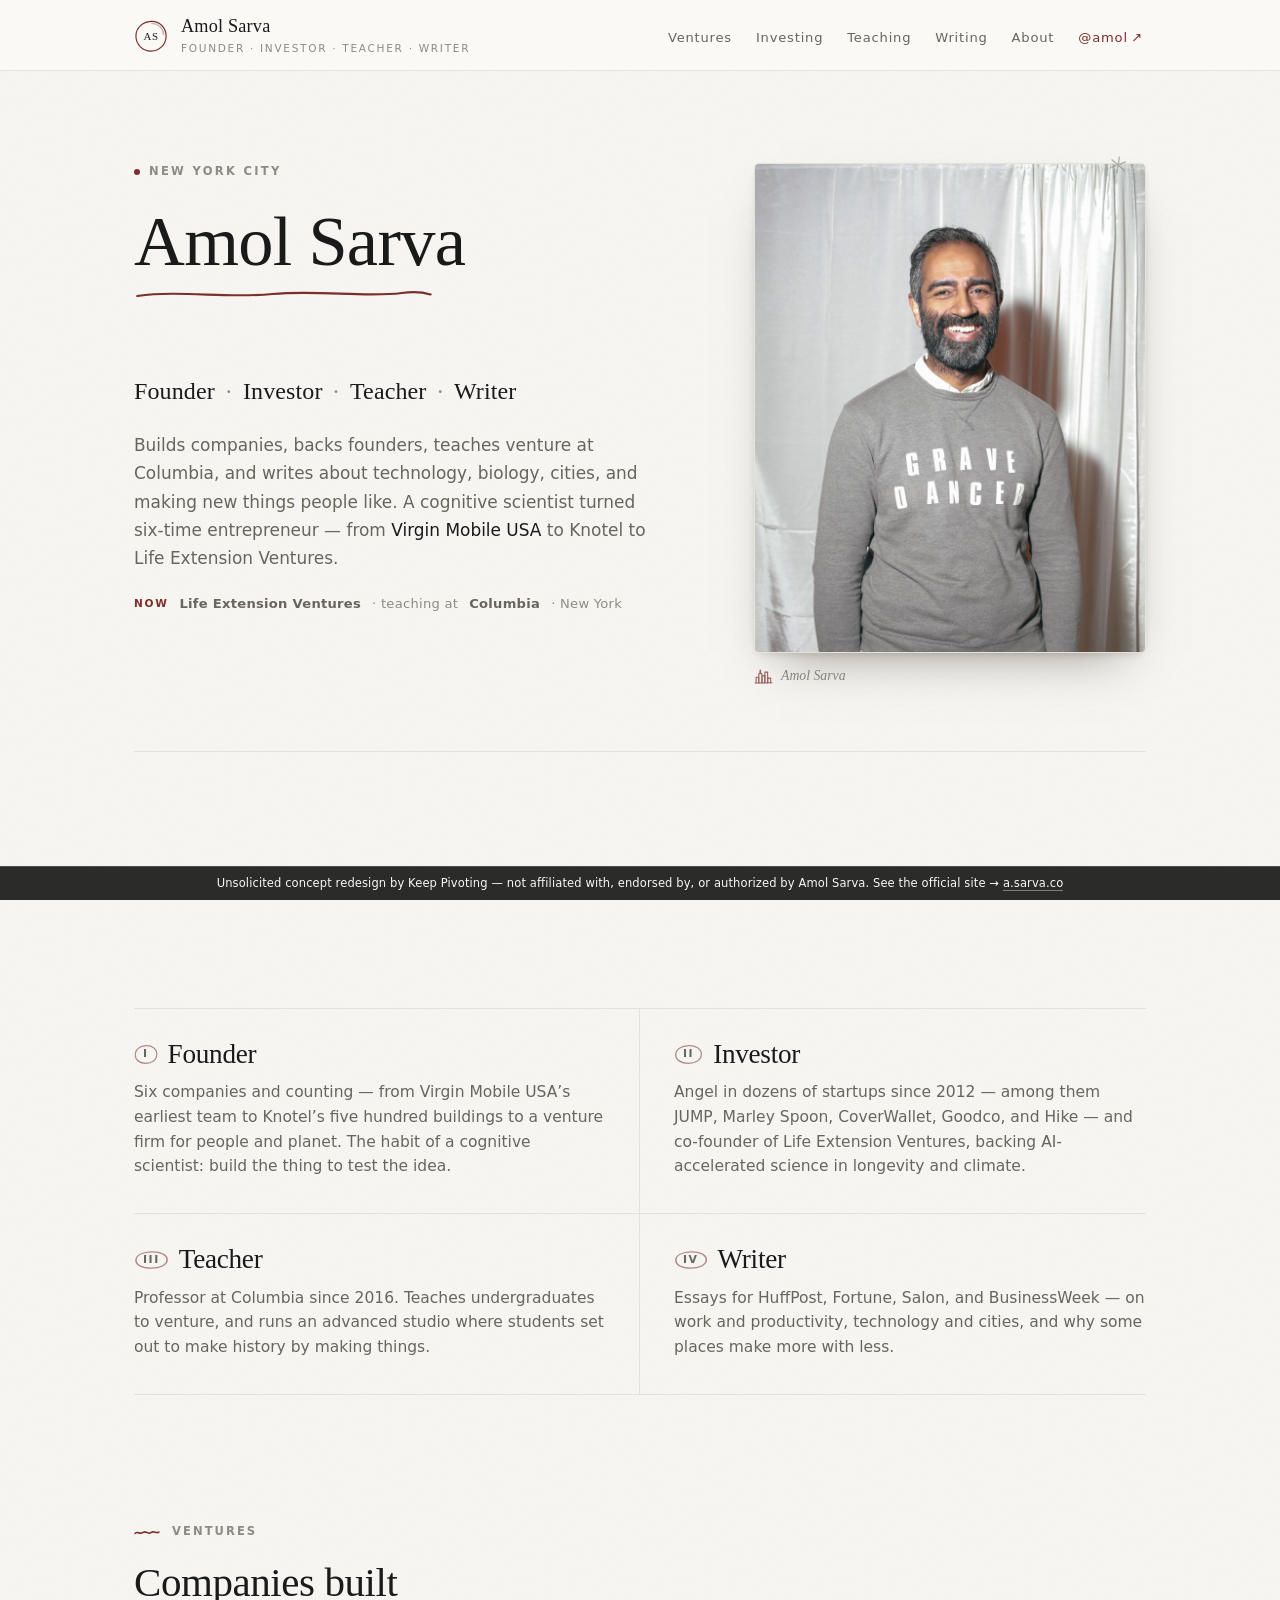
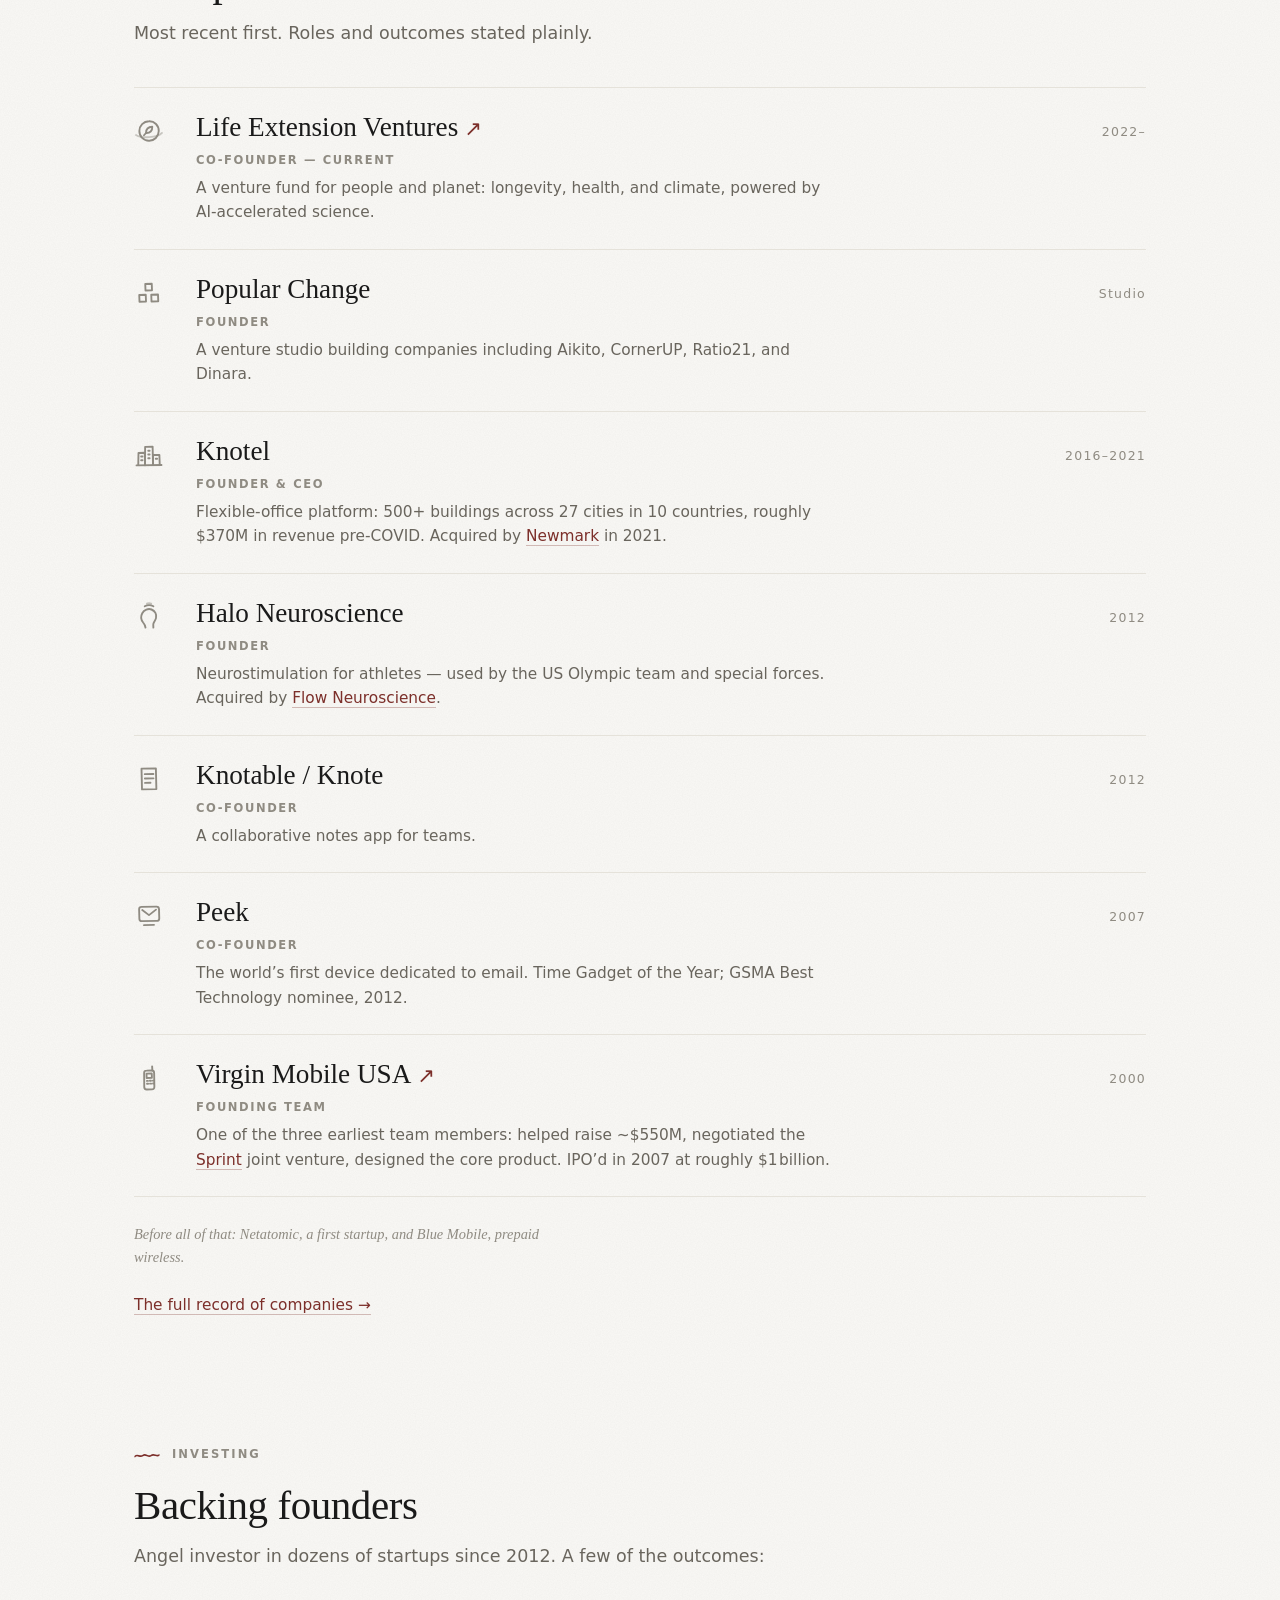
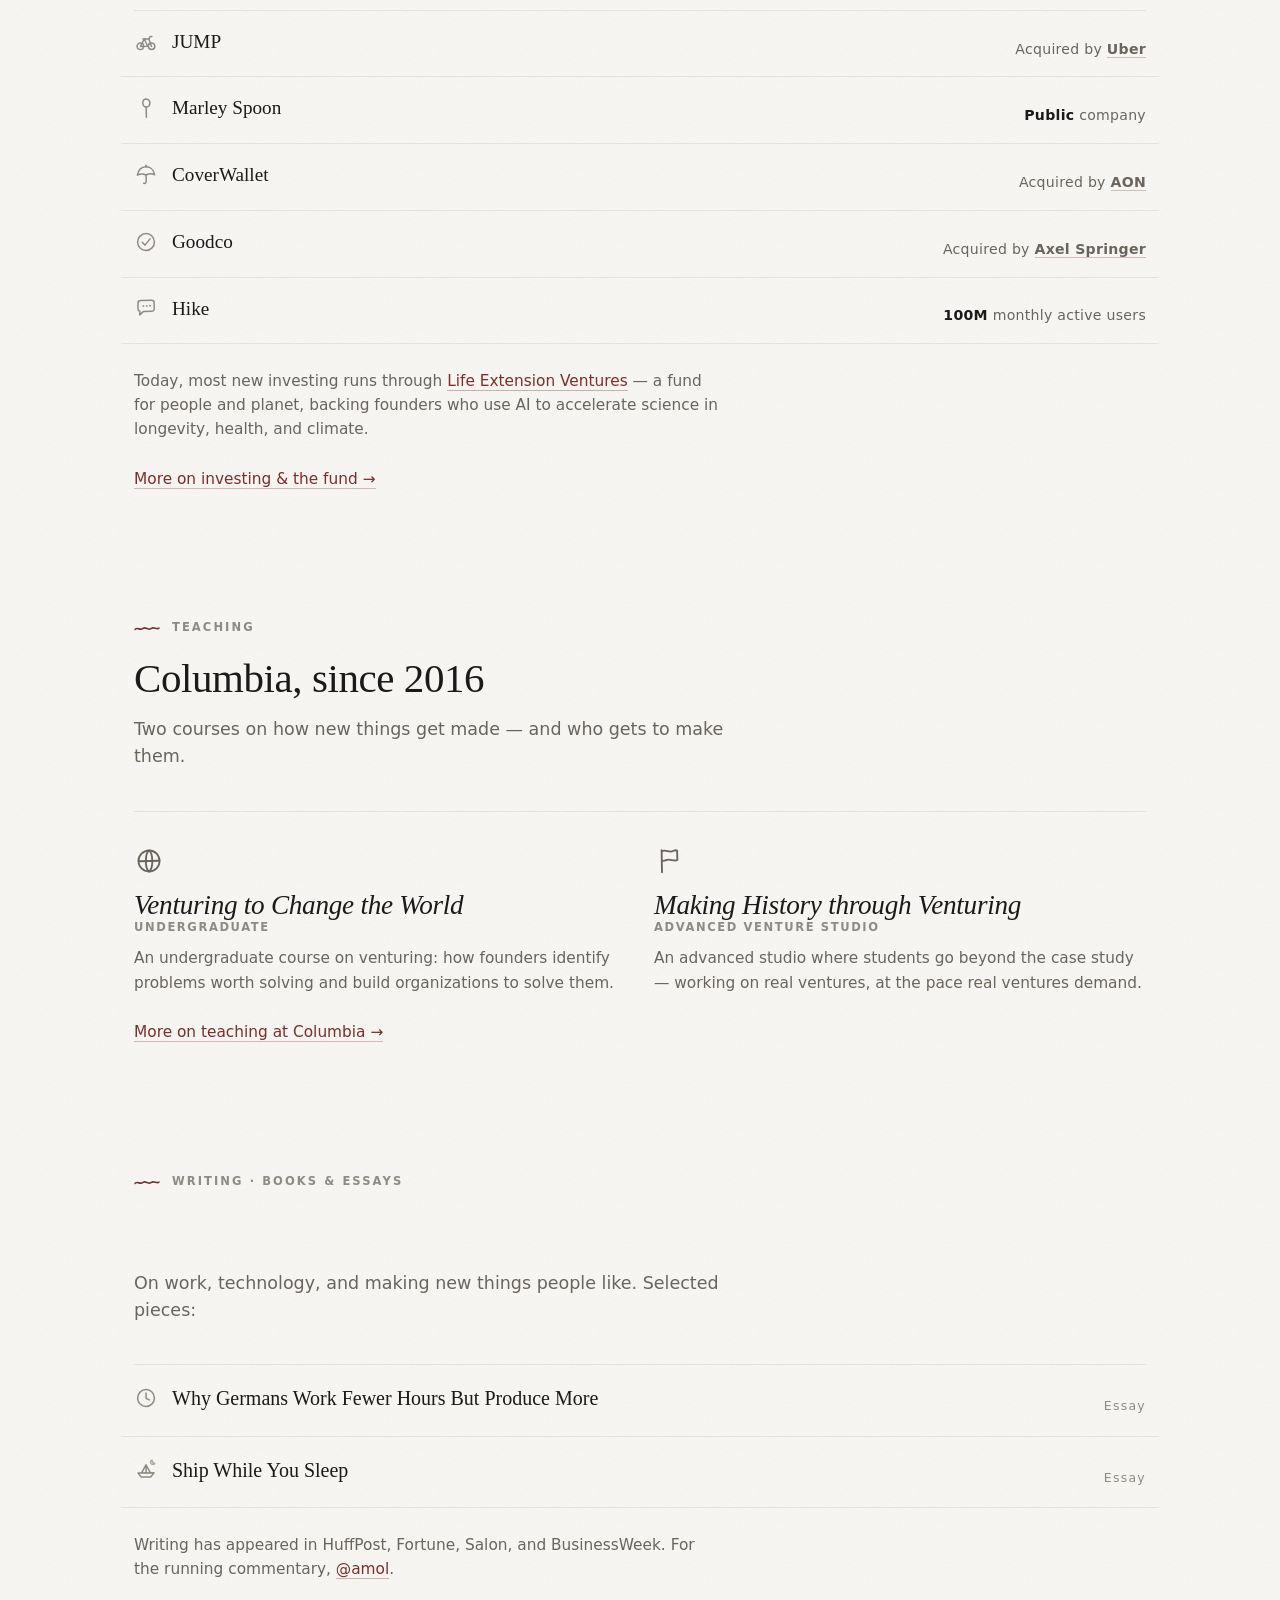
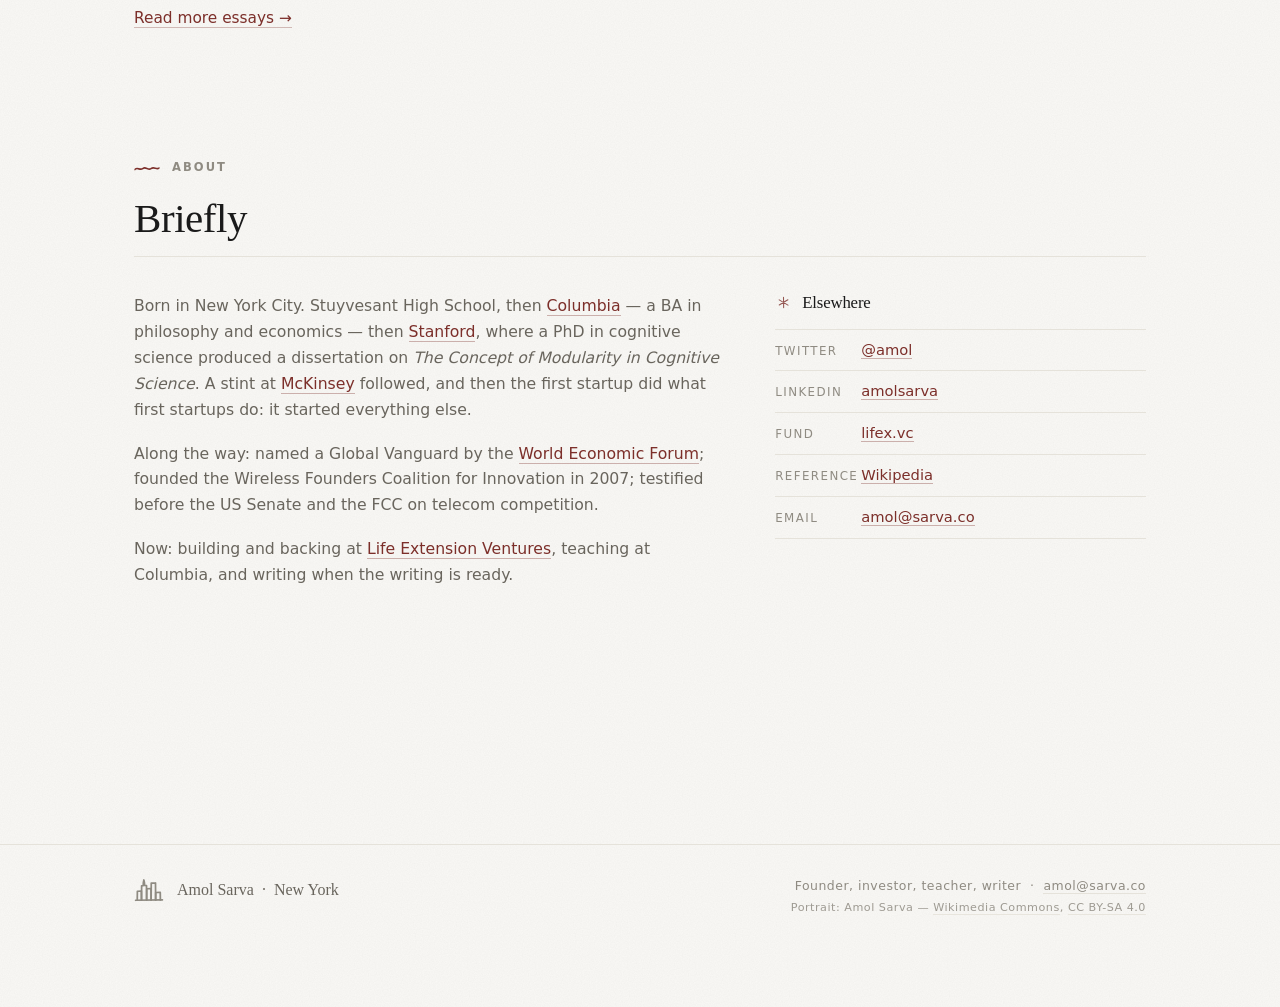
<file: index.html>
<!DOCTYPE html>
<html lang="en">
<head>
<meta charset="UTF-8">
<meta name="viewport" content="width=device-width, initial-scale=1.0">
<meta name="robots" content="noindex, nofollow, noarchive">
<link rel="canonical" href="https://amolsarva.com/">
<title>Amol Sarva — Founder, investor, teacher, writer</title>
<meta name="description" content="Amol Sarva builds companies, backs founders, teaches venture at Columbia, and writes about technology, biology, cities, and making new things people like. Virgin Mobile USA, Peek, Halo Neuroscience, Knotel, Life Extension Ventures.">
<meta property="og:title" content="Amol Sarva — Founder, investor, teacher, writer">
<meta property="og:description" content="Amol Sarva builds companies, backs founders, teaches venture at Columbia, and writes about technology, biology, cities, and making new things people like. Virgin Mobile USA, Peek, Halo Neuroscience, Knotel, Life Extension Ventures.">
<meta property="og:type" content="profile">
<meta name="twitter:card" content="summary">
<meta name="twitter:creator" content="@amol">
<meta name="twitter:title" content="Amol Sarva — Founder, investor, teacher, writer">
<meta name="twitter:description" content="Amol Sarva builds companies, backs founders, teaches venture at Columbia, and writes about technology, biology, cities, and making new things people like. Virgin Mobile USA, Peek, Halo Neuroscience, Knotel, Life Extension Ventures.">
<script type="application/ld+json">
{
  "@context": "https://schema.org",
  "@type": "Person",
  "name": "Amol Sarva",
  "jobTitle": "Founder, investor, teacher, writer",
  "description": "NYC-born serial founder, angel investor, Columbia professor, and writer. Founding team of Virgin Mobile USA; founder of Peek, Halo Neuroscience, and Knotel; co-founder of Life Extension Ventures. PhD in cognitive science from Stanford.",
  "email": "mailto:amol@sarva.co",
  "alumniOf": [
    { "@type": "CollegeOrUniversity", "name": "Columbia University" },
    { "@type": "CollegeOrUniversity", "name": "Stanford University" }
  ],
  "worksFor": { "@type": "Organization", "name": "Life Extension Ventures", "url": "https://www.lifex.vc/" },
  "sameAs": [
    "https://twitter.com/amol",
    "https://www.linkedin.com/in/amolsarva",
    "https://en.wikipedia.org/wiki/Amol_Sarva"
  ]
}
</script>
<link rel="stylesheet" href="assets/site.css">
</head>
<body>
<a class="skip" href="#main">Skip to content</a>
<svg xmlns="http://www.w3.org/2000/svg" style="display:none" aria-hidden="true">
  <symbol id="d-ring" viewBox="0 0 64 64"><g fill="none" stroke="currentColor" stroke-width="2.2" stroke-linecap="round"><path d="M32 4.5C47.5 3.6 60.2 15.8 60.4 31.8 60.6 47.8 48 60.2 32.2 60.4 16.2 60.6 3.8 48.2 3.6 32.2 3.4 16.6 16.4 5.4 32 4.5"/><path d="M33.5 8.4c11.8-.2 21.7 9.3 22.4 21" opacity=".4"/></g></symbol>
  <symbol id="d-leaf" viewBox="0 0 24 24"><g fill="none" stroke="currentColor" stroke-width="1.5" stroke-linecap="round" stroke-linejoin="round"><path d="M12 4.2c4.4-.2 7.9 3.4 7.8 7.8-.1 4.4-3.5 7.9-7.8 7.8-4.3 0-7.8-3.5-7.7-7.8 0-4.3 3.3-7.7 7.7-7.8z"/><path d="M9.6 13.6c-.2-3 1.8-4.9 5-5 .2 3.2-1.8 5.2-5 5z"/><path d="M9.6 13.6 8 15.4"/><path d="M1.6 15.2c3.6 2.7 17.2 2.4 20.8-1.7" opacity=".45"/></g></symbol>
  <symbol id="d-blocks" viewBox="0 0 24 24"><g fill="none" stroke="currentColor" stroke-width="1.5" stroke-linecap="round" stroke-linejoin="round"><path d="M4.2 13.6l5.2-.2.2 5.4-5.2.2z"/><path d="M13.8 13.4l5.4-.2.2 5.4-5.4.2z"/><path d="M9 4.8l5.2-.2.2 5.2-5.2.2z"/></g></symbol>
  <symbol id="d-city" viewBox="0 0 24 24"><g fill="none" stroke="currentColor" stroke-width="1.5" stroke-linecap="round" stroke-linejoin="round"><path d="M3.4 20.1 3.6 10.4l5-.2.2 10"/><path d="M8.8 20.1 8.9 5.5l6-.2.3 14.8"/><path d="M15.2 20 15.3 12l5-.1.3 8.2"/><path d="M2 20.3l20-.3"/><path d="M5.7 13.2h1.1M5.7 16.2h1.1M11.4 8.6h1.1M11.4 11.6h1.1M11.4 14.6h1.1M17.4 15h1.1"/></g></symbol>
  <symbol id="d-halo" viewBox="0 0 24 24"><g fill="none" stroke="currentColor" stroke-width="1.5" stroke-linecap="round" stroke-linejoin="round"><path d="M9.2 20.5c-.1-1.8-.9-2.9-1.9-4.1C5.8 14.5 5.3 11.4 6.6 9 8.1 6.3 11.3 5 14 6c2.8 1 4.4 4 3.6 6.9-.6 2.1-2.3 3.5-2.2 5.2l.1 2.4"/><path d="M8.6 3.4c2.2-1.2 4.7-1.2 6.9 0"/><path d="M10.4 1.3c1.1-.4 2.2-.4 3.3 0" opacity=".5"/></g></symbol>
  <symbol id="d-note" viewBox="0 0 24 24"><g fill="none" stroke="currentColor" stroke-width="1.5" stroke-linecap="round" stroke-linejoin="round"><path d="M6 3.7 17.5 3.5l.4 16.6-11.5.2z"/><path d="M8.6 8.1l6.9-.1M8.7 11.6l6.9-.1M8.8 15.1l4.4-.1"/></g></symbol>
  <symbol id="d-peek" viewBox="0 0 24 24"><g fill="none" stroke="currentColor" stroke-width="1.5" stroke-linecap="round" stroke-linejoin="round"><path d="M4.1 6.6C4.1 5.5 5 4.7 6.1 4.7L18 4.5c1.1 0 2 .9 2 2l.2 7.4c0 1.1-.9 2-2 2l-11.9.2c-1.1 0-2-.9-2-2z"/><path d="M6.6 7.2 12 11.3l5.6-4.4"/><path d="M8 19.3l8-.2"/></g></symbol>
  <symbol id="d-phone" viewBox="0 0 24 24"><g fill="none" stroke="currentColor" stroke-width="1.5" stroke-linecap="round" stroke-linejoin="round"><path d="M8.1 8C8.1 6.9 9 6.1 10 6.1l4.2-.1c1.1 0 1.9.8 1.9 1.9l.2 11.2c0 1.1-.8 2-1.9 2l-4.2.1c-1.1 0-1.9-.8-2-1.9z"/><path d="M10 8.5l4.2-.1.1 3.5-4.2.1z"/><path d="M14.7 6 14.5 2.7"/><path d="M10.3 14.3h.9m1.5-.1h.9m1.5-.1h.9M10.4 16.6h.9m1.5-.1h.9m1.5-.1h.9"/></g></symbol>
  <symbol id="d-bike" viewBox="0 0 24 24"><g fill="none" stroke="currentColor" stroke-width="1.5" stroke-linecap="round" stroke-linejoin="round"><path d="M6.4 19.6c-1.9 0-3.3-1.4-3.3-3.2 0-1.8 1.4-3.3 3.2-3.3 1.8 0 3.3 1.4 3.3 3.2 0 1.8-1.4 3.3-3.2 3.3z"/><path d="M17.6 19.4c-1.8 0-3.2-1.4-3.3-3.2 0-1.8 1.4-3.3 3.2-3.3 1.8 0 3.3 1.5 3.3 3.3 0 1.8-1.4 3.2-3.2 3.2z"/><path d="M6.5 16.4 10.3 9l4.5-.1 2.7 7.3M10.3 9l3.4 7.3-7.2.1"/><path d="M9 9.1l2.5-.1M14.8 8.9l1.3-2.2 1.8-.1"/></g></symbol>
  <symbol id="d-spoon" viewBox="0 0 24 24"><g fill="none" stroke="currentColor" stroke-width="1.5" stroke-linecap="round" stroke-linejoin="round"><path d="M12 2.9c2.5 0 4.1 2 3.9 4.3-.2 2.2-1.9 3.8-3.7 3.8-1.7 0-3.3-1.6-3.4-3.7C8.7 5 9.6 3 12 2.9z"/><path d="M12.1 11 12.4 21.2"/></g></symbol>
  <symbol id="d-umbrella" viewBox="0 0 24 24"><g fill="none" stroke="currentColor" stroke-width="1.5" stroke-linecap="round" stroke-linejoin="round"><path d="M3.4 12.1C4.4 6.5 8 3.8 12 3.7c4-.1 7.7 2.7 8.6 8.1-3-1.4-5.6-1.3-8.6.2-3-1.5-5.6-1.4-8.6.1z"/><path d="M12 3.7 12 2.3"/><path d="M12 12l.2 6.6c0 1.4-1.4 2.2-2.6 1.6"/></g></symbol>
  <symbol id="d-check" viewBox="0 0 24 24"><g fill="none" stroke="currentColor" stroke-width="1.5" stroke-linecap="round" stroke-linejoin="round"><path d="M12 3.6c4.6-.1 8.3 3.6 8.4 8.3.1 4.7-3.7 8.4-8.4 8.5-4.7 0-8.3-3.7-8.4-8.4-.1-4.6 3.8-8.3 8.4-8.4z"/><path d="M8.2 12.3 11 15.1 16 8.9"/></g></symbol>
  <symbol id="d-chat" viewBox="0 0 24 24"><g fill="none" stroke="currentColor" stroke-width="1.5" stroke-linecap="round" stroke-linejoin="round"><path d="M4 6.9C4 5.5 5.2 4.5 6.6 4.5l11-.2c1.4 0 2.5 1.1 2.5 2.5l.1 6c.1 1.4-1.1 2.5-2.5 2.5l-8.1.1-3.9 3.5.2-3.6C4.8 15.1 4 14.1 4 13z"/><path d="M8.9 10h.7m2.7-.1h.7m2.7-.1h.7"/></g></symbol>
  <symbol id="d-globe" viewBox="0 0 24 24"><g fill="none" stroke="currentColor" stroke-width="1.5" stroke-linecap="round" stroke-linejoin="round"><path d="M12 3.6c4.6-.1 8.3 3.6 8.4 8.3.1 4.7-3.7 8.4-8.4 8.5-4.7 0-8.3-3.7-8.4-8.4-.1-4.6 3.8-8.3 8.4-8.4z"/><path d="M3.8 12.2l16.5-.4"/><path d="M12 3.6c-3.3 2.4-3.4 14.3 0 16.8M12 3.6c3.4 2.4 3.6 14.4 0 16.8"/></g></symbol>
  <symbol id="d-flag" viewBox="0 0 24 24"><g fill="none" stroke="currentColor" stroke-width="1.5" stroke-linecap="round" stroke-linejoin="round"><path d="M6.4 21 6.1 3.3"/><path d="M6.2 4.2c3.3-1.7 5.9 1.5 9.2-.2 1.3-.7 2.3-.7 3.1-.3l.2 7.5c-3.1 1.6-5.8-1.6-9.1.1-1.2.6-2.3.7-3.2.4"/></g></symbol>
  <symbol id="d-clock" viewBox="0 0 24 24"><g fill="none" stroke="currentColor" stroke-width="1.5" stroke-linecap="round" stroke-linejoin="round"><path d="M12 3.6c4.6-.1 8.3 3.6 8.4 8.3.1 4.7-3.7 8.4-8.4 8.5-4.7 0-8.3-3.7-8.4-8.4-.1-4.6 3.8-8.3 8.4-8.4z"/><path d="M12 7.1l.1 5.2 3.3 1.6"/></g></symbol>
  <symbol id="d-boat" viewBox="0 0 24 24"><g fill="none" stroke="currentColor" stroke-width="1.5" stroke-linecap="round" stroke-linejoin="round"><path d="M4 15 20 14.7l-3.2 4.2-9.5.2z"/><path d="M7.6 14.9 12 6.8l4.3 7.9M12 6.8l.1 7.9"/><path d="M17.9 2.2c.2 1.9 1.2 3 2.9 3.4-1.1 1.1-3 1-3.9-.2-.7-1-.5-2.4 1-3.2z" opacity=".7"/></g></symbol>
  <symbol id="d-asterisk" viewBox="0 0 24 24"><g fill="none" stroke="currentColor" stroke-width="1.5" stroke-linecap="round"><path d="M12 4.8 12.2 19.2M5.9 8.3l12.4 7.4M18.2 8.1 6 15.5"/></g></symbol>
  <symbol id="d-skyline" viewBox="0 0 24 24"><g fill="none" stroke="currentColor" stroke-width="1.4" stroke-linecap="round" stroke-linejoin="round"><path d="M2.6 20 2.7 13l3.2-.1.1 7.1"/><path d="M6 20 6.1 8.6l1.3-.1.1-2.6.4-1.9.4 1.9.2 2.5 1.5.1.1 11.5"/><path d="M10.1 20l.1-9 3.4-.1.1 9.1"/><path d="M13.7 20l.1-13.5 3.4-.1.1 13.6"/><path d="M17.3 20l.1-6 3.6-.1.1 6.1"/><path d="M1.3 20.2l21.4-.3"/></g></symbol>
</svg>
<header class="site">
  <div class="wrap mast">
    <a class="brand" href="index.html">
      <span class="mark" aria-hidden="true"><svg class="ring"><use href="#d-ring"/></svg><b>AS</b></span>
      <span class="nametag">
        <span class="name">Amol Sarva</span>
        <span class="tag">Founder · Investor · Teacher · Writer</span>
      </span>
    </a>
    <nav class="prime" aria-label="Primary">
      <ul><li><a href="ventures.html">Ventures</a></li><li><a href="investing.html">Investing</a></li><li><a href="teaching.html">Teaching</a></li><li><a href="writing.html">Writing</a></li><li><a href="about.html">About</a></li><li><a class="ext" href="https://twitter.com/amol" target="_blank" rel="noopener">@amol&#8239;&#8599;</a></li></ul>
    </nav>
  </div>
</header>
<main id="main">


  <!-- HERO -->
  <section class="hero wrap" id="top" aria-label="Introduction">
    <div class="hero-grid">
      <div class="hero-head">
        <p class="hero-eyebrow"><span class="dot" aria-hidden="true"></span>New York City</p>
        <h1>Amol Sarva</h1>
        <svg class="h1-scribble" viewBox="0 0 260 12" preserveAspectRatio="none" aria-hidden="true"><path pathLength="1" d="M3 8C40 2 80 10.5 120 6 160 1.5 200 10 232 5c10-1.6 18-1 25 1.5"/></svg>
      </div>
      <figure class="hero-portrait">
        <svg class="pin" aria-hidden="true"><use href="#d-asterisk"/></svg>
        <div class="portrait-frame">
          <a class="portrait-link" href="https://www.linkedin.com/in/amolsarva" target="_blank" rel="noopener" aria-label="Amol Sarva on LinkedIn"><img src="assets/amol-sarva.jpg" width="800" height="1200" alt="Amol Sarva — founder, investor, teacher and writer." loading="eager" decoding="async"></a>
        </div>
        <figcaption><svg class="doodle" aria-hidden="true"><use href="#d-skyline"/></svg>Amol Sarva</figcaption>
      </figure>
      <div class="hero-body">
        <p class="roles" aria-label="Founder, investor, teacher, writer">
          <span class="role" style="--sx:-30px;--sy:12px;--d:.05s">Founder</span><span class="sep" aria-hidden="true">·</span><span class="role" style="--sx:22px;--sy:-10px;--d:.22s">Investor</span><span class="sep" aria-hidden="true">·</span><span class="role" style="--sx:-16px;--sy:-14px;--d:.39s">Teacher</span><span class="sep" aria-hidden="true">·</span><span class="role" style="--sx:28px;--sy:10px;--d:.56s">Writer</span>
        </p>
        <p class="lede">Builds companies, backs founders, teaches venture at Columbia, and writes about technology, biology, cities, and making new things people like. A cognitive scientist turned six-time entrepreneur — from <em>Virgin Mobile USA</em> to Knotel to Life Extension Ventures.</p>
        <p class="hero-now"><span class="now-tag">Now</span> <b>Life Extension Ventures</b> · teaching at <b>Columbia</b> · New York</p>
      </div>
    </div>
    <hr class="hero-rule">
  </section>

  <!-- SPINE: four identities -->
  <section class="wrap" aria-label="Four kinds of work">
    <div class="spine">
      <article class="rv">
        <h3><span class="num" aria-hidden="true">I</span>Founder</h3>
        <p>Six companies and counting — from Virgin Mobile USA&rsquo;s earliest team to Knotel&rsquo;s five hundred buildings to a venture firm for people and planet. The habit of a cognitive scientist: build the thing to test the idea.</p>
      </article>
      <article class="rv" style="--d:.1s">
        <h3><span class="num" aria-hidden="true">II</span>Investor</h3>
        <p>Angel in dozens of startups since 2012 — among them JUMP, Marley Spoon, CoverWallet, Goodco, and Hike — and co-founder of Life Extension Ventures, backing AI-accelerated science in longevity and climate.</p>
      </article>
      <article class="rv" style="--d:.15s">
        <h3><span class="num" aria-hidden="true">III</span>Teacher</h3>
        <p>Professor at Columbia since 2016. Teaches undergraduates to venture, and runs an advanced studio where students set out to make history by making things.</p>
      </article>
      <article class="rv" style="--d:.2s">
        <h3><span class="num" aria-hidden="true">IV</span>Writer</h3>
        <p>Essays for HuffPost, Fortune, Salon, and BusinessWeek — on work and productivity, technology and cities, and why some places make more with less.</p>
      </article>
    </div>
  </section>

  <!-- VENTURES -->
  <section class="wrap" id="ventures" aria-label="Ventures">
    <p class="kicker rv">Ventures</p>
    <h2 class="rv">Companies built</h2>
    <p class="section-lede rv">Most recent first. Roles and outcomes stated plainly.</p>
    <ul class="rows">
      <li class="rv"><div class="vrow">
        <span class="vicon" aria-hidden="true"><svg class="doodle"><use href="#d-leaf"/></svg></span>
        <span class="vname"><a href="https://www.lifex.vc/" target="_blank" rel="noopener"><span class="u">Life Extension Ventures</span><span class="arrow" aria-hidden="true">&#8599;</span></a></span>
        <span class="vyears">2022–</span>
        <span class="vrole">Co-founder — current</span>
        <p class="vdesc">A venture fund for people and planet: longevity, health, and climate, powered by AI-accelerated science.</p>
      </div></li>
      <li class="rv"><div class="vrow">
        <span class="vicon" aria-hidden="true"><svg class="doodle"><use href="#d-blocks"/></svg></span>
        <span class="vname"><span class="u">Popular Change</span></span>
        <span class="vyears">Studio</span>
        <span class="vrole">Founder</span>
        <p class="vdesc">A venture studio building companies including Aikito, CornerUP, Ratio21, and Dinara.</p>
      </div></li>
      <li class="rv"><div class="vrow">
        <span class="vicon" aria-hidden="true"><svg class="doodle"><use href="#d-city"/></svg></span>
        <span class="vname"><span class="u">Knotel</span></span>
        <span class="vyears">2016–2021</span>
        <span class="vrole">Founder &amp; CEO</span>
        <p class="vdesc">Flexible-office platform: 500+ buildings across 27 cities in 10 countries, roughly $370M in revenue pre-COVID. Acquired by <a href="https://en.wikipedia.org/wiki/Newmark_Group" target="_blank" rel="noopener">Newmark</a> in 2021.</p>
      </div></li>
      <li class="rv"><div class="vrow">
        <span class="vicon" aria-hidden="true"><svg class="doodle"><use href="#d-halo"/></svg></span>
        <span class="vname"><span class="u">Halo Neuroscience</span></span>
        <span class="vyears">2012</span>
        <span class="vrole">Founder</span>
        <p class="vdesc">Neurostimulation for athletes — used by the US Olympic team and special forces. Acquired by <a href="https://flowneuroscience.com/" target="_blank" rel="noopener">Flow Neuroscience</a>.</p>
      </div></li>
      <li class="rv"><div class="vrow">
        <span class="vicon" aria-hidden="true"><svg class="doodle"><use href="#d-note"/></svg></span>
        <span class="vname"><span class="u">Knotable / Knote</span></span>
        <span class="vyears">2012</span>
        <span class="vrole">Co-founder</span>
        <p class="vdesc">A collaborative notes app for teams.</p>
      </div></li>
      <li class="rv"><div class="vrow">
        <span class="vicon" aria-hidden="true"><svg class="doodle"><use href="#d-peek"/></svg></span>
        <span class="vname"><span class="u">Peek</span></span>
        <span class="vyears">2007</span>
        <span class="vrole">Co-founder</span>
        <p class="vdesc">The world&rsquo;s first device dedicated to email. Time Gadget of the Year; GSMA Best Technology nominee, 2012.</p>
      </div></li>
      <li class="rv"><div class="vrow">
        <span class="vicon" aria-hidden="true"><svg class="doodle"><use href="#d-phone"/></svg></span>
        <span class="vname"><a href="https://en.wikipedia.org/wiki/Virgin_Mobile_USA" target="_blank" rel="noopener"><span class="u">Virgin Mobile USA</span><span class="arrow" aria-hidden="true">&#8599;</span></a></span>
        <span class="vyears">2000</span>
        <span class="vrole">Founding team</span>
        <p class="vdesc">One of the three earliest team members: helped raise ~$550M, negotiated the <a href="https://en.wikipedia.org/wiki/Sprint_Corporation" target="_blank" rel="noopener">Sprint</a> joint venture, designed the core product. IPO&rsquo;d in 2007 at roughly $1&#8202;billion.</p>
      </div></li>
    </ul>
    <p class="earlier rv">Before all of that: Netatomic, a first startup, and Blue Mobile, prepaid wireless.</p>
    <p class="more rv"><a href="ventures.html">The full record of companies &rarr;</a></p>
  </section>

  <!-- INVESTING -->
  <section class="wrap" id="investing" aria-label="Investing">
    <p class="kicker rv">Investing</p>
    <h2 class="rv">Backing founders</h2>
    <p class="section-lede rv">Angel investor in dozens of startups since 2012. A few of the outcomes:</p>
    <ul class="inv-list">
      <li class="rv"><span class="inv-left"><svg class="doodle" aria-hidden="true"><use href="#d-bike"/></svg><span class="inv-name"><a href="https://en.wikipedia.org/wiki/Jump_Bikes" target="_blank" rel="noopener">JUMP</a></span></span><span class="inv-out">Acquired by <a href="https://en.wikipedia.org/wiki/Uber" target="_blank" rel="noopener"><b>Uber</b></a></span></li>
      <li class="rv" style="--d:.06s"><span class="inv-left"><svg class="doodle" aria-hidden="true"><use href="#d-spoon"/></svg><span class="inv-name"><a href="https://marleyspoon.com/" target="_blank" rel="noopener">Marley Spoon</a></span></span><span class="inv-out"><b>Public</b> company</span></li>
      <li class="rv" style="--d:.12s"><span class="inv-left"><svg class="doodle" aria-hidden="true"><use href="#d-umbrella"/></svg><span class="inv-name">CoverWallet</span></span><span class="inv-out">Acquired by <a href="https://www.aon.com/" target="_blank" rel="noopener"><b>AON</b></a></span></li>
      <li class="rv" style="--d:.18s"><span class="inv-left"><svg class="doodle" aria-hidden="true"><use href="#d-check"/></svg><span class="inv-name">Goodco</span></span><span class="inv-out">Acquired by <a href="https://www.axelspringer.com/en/" target="_blank" rel="noopener"><b>Axel Springer</b></a></span></li>
      <li class="rv" style="--d:.24s"><span class="inv-left"><svg class="doodle" aria-hidden="true"><use href="#d-chat"/></svg><span class="inv-name"><a href="https://en.wikipedia.org/wiki/Hike_Messenger" target="_blank" rel="noopener">Hike</a></span></span><span class="inv-out"><b>100M</b> monthly active users</span></li>
    </ul>
    <p class="inv-note rv">Today, most new investing runs through <a href="https://www.lifex.vc/" target="_blank" rel="noopener">Life Extension Ventures</a> — a fund for people and planet, backing founders who use AI to accelerate science in longevity, health, and climate.</p>
    <p class="more rv"><a href="investing.html">More on investing &amp; the fund &rarr;</a></p>
  </section>

  <!-- TEACHING -->
  <section class="wrap" id="teaching" aria-label="Teaching">
    <p class="kicker rv">Teaching</p>
    <h2 class="rv">Columbia, since 2016</h2>
    <p class="section-lede rv">Two courses on how new things get made — and who gets to make them.</p>
    <div class="courses">
      <article class="rv">
        <svg class="doodle" aria-hidden="true"><use href="#d-globe"/></svg>
        <h3>Venturing to Change the World<span class="level">Undergraduate</span></h3>
        <p>An undergraduate course on venturing: how founders identify problems worth solving and build organizations to solve them.</p>
      </article>
      <article class="rv" style="--d:.1s">
        <svg class="doodle" aria-hidden="true"><use href="#d-flag"/></svg>
        <h3>Making History through Venturing<span class="level">Advanced venture studio</span></h3>
        <p>An advanced studio where students go beyond the case study — working on real ventures, at the pace real ventures demand.</p>
      </article>
    </div>
    <p class="more rv"><a href="teaching.html">More on teaching at Columbia &rarr;</a></p>
  </section>

  <!-- WRITING -->
  <section class="wrap" id="writing" aria-label="Writing">
    <p class="kicker rv">Writing · Books &amp; Essays</p>
    <h2 class="rv">Essays</h2>
    <p class="section-lede rv">On work, technology, and making new things people like. Selected pieces:</p>
    <ul class="essays">
      <li class="rv">
        <span class="essay-left"><svg class="doodle" aria-hidden="true"><use href="#d-clock"/></svg><span class="essay-title">Why Germans Work Fewer Hours But Produce More</span></span>
        <span class="essay-src">Essay</span>
      </li>
      <li class="rv" style="--d:.08s">
        <span class="essay-left"><svg class="doodle" aria-hidden="true"><use href="#d-boat"/></svg><span class="essay-title">Ship While You Sleep</span></span>
        <span class="essay-src">Essay</span>
      </li>
    </ul>
    <p class="writing-note rv">Writing has appeared in HuffPost, Fortune, Salon, and BusinessWeek. For the running commentary, <a href="https://twitter.com/amol" target="_blank" rel="noopener">@amol</a>.</p>
    <p class="more rv"><a href="writing.html">Read more essays &rarr;</a></p>
  </section>

  <!-- ABOUT -->
  <section class="wrap" id="about" aria-label="About">
    <p class="kicker rv">About</p>
    <h2 class="rv">Briefly</h2>
    <div class="about-grid">
      <div class="bio">
        <p class="rv">Born in New York City. Stuyvesant High School, then <a href="https://en.wikipedia.org/wiki/Columbia_University" target="_blank" rel="noopener">Columbia</a> — a BA in philosophy and economics — then <a href="https://en.wikipedia.org/wiki/Stanford_University" target="_blank" rel="noopener">Stanford</a>, where a PhD in cognitive science produced a dissertation on <em>The Concept of Modularity in Cognitive Science</em>. A stint at <a href="https://en.wikipedia.org/wiki/McKinsey_%26_Company" target="_blank" rel="noopener">McKinsey</a> followed, and then the first startup did what first startups do: it started everything else.</p>
        <p class="rv" style="--d:.08s">Along the way: named a Global Vanguard by the <a href="https://en.wikipedia.org/wiki/World_Economic_Forum" target="_blank" rel="noopener">World Economic Forum</a>; founded the Wireless Founders Coalition for Innovation in 2007; testified before the US Senate and the FCC on telecom competition.</p>
        <p class="rv" style="--d:.16s">Now: building and backing at <a href="https://www.lifex.vc/" target="_blank" rel="noopener">Life Extension Ventures</a>, teaching at Columbia, and writing when the writing is ready.</p>
      </div>
      <div class="links rv" style="--d:.12s">
        <h3><svg class="doodle" aria-hidden="true"><use href="#d-asterisk"/></svg>Elsewhere</h3>
        <ul>
          <li><span class="lbl">Twitter</span><a href="https://twitter.com/amol" target="_blank" rel="noopener">@amol</a></li>
          <li><span class="lbl">LinkedIn</span><a href="https://www.linkedin.com/in/amolsarva" target="_blank" rel="noopener">amolsarva</a></li>
          <li><span class="lbl">Fund</span><a href="https://www.lifex.vc/" target="_blank" rel="noopener">lifex.vc</a></li>
          <li><span class="lbl">Reference</span><a href="https://en.wikipedia.org/wiki/Amol_Sarva" target="_blank" rel="noopener">Wikipedia</a></li>
          <li><span class="lbl">Email</span><a href="mailto:amol@sarva.co">amol@sarva.co</a></li>
        </ul>
      </div>
    </div>
  </section>


</main>
<footer class="site">
  <div class="wrap foot">
    <span class="sig"><svg class="doodle" aria-hidden="true"><use href="#d-skyline"/></svg>Amol Sarva &nbsp;·&nbsp; New York</span>
    <span class="fine">Founder, investor, teacher, writer &nbsp;·&nbsp; <a href="mailto:amol@sarva.co">amol@sarva.co</a><br><span class="credit">Portrait: Amol Sarva — <a href="https://commons.wikimedia.org/wiki/File:Amol_Sarva_2019.jpg" target="_blank" rel="noopener">Wikimedia Commons</a>, <a href="https://creativecommons.org/licenses/by-sa/4.0/" target="_blank" rel="noopener">CC BY-SA 4.0</a></span></span>
  </div>
</footer>
<div class="varv-disclaim" role="note" aria-label="Unsolicited concept redesign disclaimer">Unsolicited concept redesign by Keep Pivoting &mdash; not affiliated with, endorsed by, or authorized by Amol Sarva. See the official site &rarr; <a href="https://a.sarva.co/" target="_blank" rel="noopener">a.sarva.co</a></div>
<!-- Keep Pivoting popup (Category B: concept-comparison, not first-name-personalised) -->
<div id="varv-popup" role="dialog" aria-label="A note from Keep Pivoting" aria-live="polite">
  <button type="button" class="vp-close" aria-label="Dismiss">&times;</button>
  <div class="vp-inner">
    <p class="vp-tag">Don&rsquo;t take our word for it &mdash; ask your AI which site wins you business.</p>
    <div class="vp-ai">
      <a id="vp-chatgpt" href="#" target="_blank" rel="noopener"><span class="vp-dot" style="background:#10a37f"></span> Ask ChatGPT</a>
      <a id="vp-claude" href="#" target="_blank" rel="noopener"><span class="vp-dot" style="background:#d97757"></span> Ask Claude</a>
      <a id="vp-perplexity" href="#" target="_blank" rel="noopener"><span class="vp-dot" style="background:#20b8cd"></span> Ask Perplexity</a>
    </div>
    <a class="vp-book" href="https://cal.com/keep-pivoting/30min" target="_blank" rel="noopener">Book a call &rarr;</a>
  </div>
</div>
<script src="assets/site.js"></script>
</body>
</html>
</file>
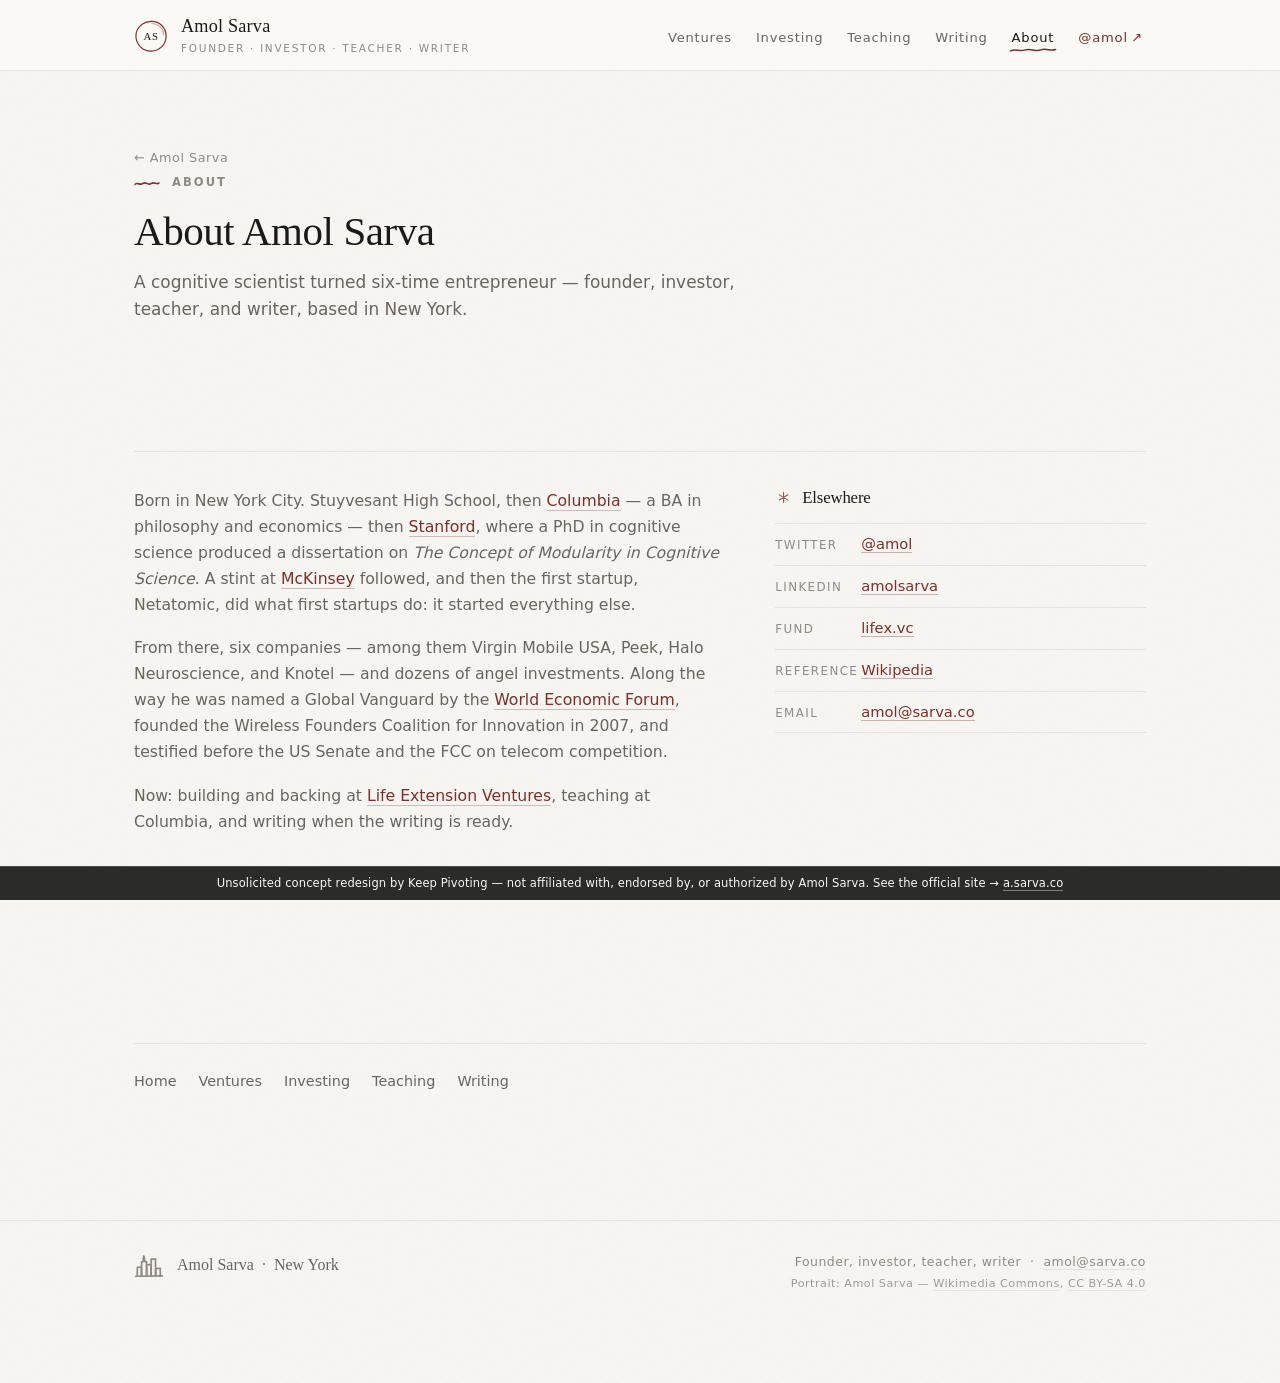
<file: about.html>
<!DOCTYPE html>
<html lang="en">
<head>
<meta charset="UTF-8">
<meta name="viewport" content="width=device-width, initial-scale=1.0">
<meta name="robots" content="noindex, nofollow, noarchive">
<title>About — Amol Sarva</title>
<meta name="description" content="Amol Sarva: NYC-born cognitive scientist (Columbia, Stanford PhD) turned six-time entrepreneur, angel investor, Columbia professor, and writer. Now building at Life Extension Ventures.">
<meta property="og:title" content="About — Amol Sarva">
<meta property="og:description" content="Amol Sarva: NYC-born cognitive scientist (Columbia, Stanford PhD) turned six-time entrepreneur, angel investor, Columbia professor, and writer. Now building at Life Extension Ventures.">
<meta property="og:type" content="profile">
<meta name="twitter:card" content="summary">
<meta name="twitter:creator" content="@amol">
<meta name="twitter:title" content="About — Amol Sarva">
<meta name="twitter:description" content="Amol Sarva: NYC-born cognitive scientist (Columbia, Stanford PhD) turned six-time entrepreneur, angel investor, Columbia professor, and writer. Now building at Life Extension Ventures.">
<script type="application/ld+json">
{
  "@context": "https://schema.org",
  "@type": "Person",
  "name": "Amol Sarva",
  "jobTitle": "Founder, investor, teacher, writer",
  "description": "NYC-born serial founder, angel investor, Columbia professor, and writer. Founding team of Virgin Mobile USA; founder of Peek, Halo Neuroscience, and Knotel; co-founder of Life Extension Ventures. PhD in cognitive science from Stanford.",
  "email": "mailto:amol@sarva.co",
  "alumniOf": [
    { "@type": "CollegeOrUniversity", "name": "Columbia University" },
    { "@type": "CollegeOrUniversity", "name": "Stanford University" }
  ],
  "worksFor": { "@type": "Organization", "name": "Life Extension Ventures", "url": "https://www.lifex.vc/" },
  "sameAs": [
    "https://twitter.com/amol",
    "https://www.linkedin.com/in/amolsarva",
    "https://en.wikipedia.org/wiki/Amol_Sarva"
  ]
}
</script>
<link rel="stylesheet" href="assets/site.css">
</head>
<body>
<a class="skip" href="#main">Skip to content</a>
<svg xmlns="http://www.w3.org/2000/svg" style="display:none" aria-hidden="true">
  <symbol id="d-ring" viewBox="0 0 64 64"><g fill="none" stroke="currentColor" stroke-width="2.2" stroke-linecap="round"><path d="M32 4.5C47.5 3.6 60.2 15.8 60.4 31.8 60.6 47.8 48 60.2 32.2 60.4 16.2 60.6 3.8 48.2 3.6 32.2 3.4 16.6 16.4 5.4 32 4.5"/><path d="M33.5 8.4c11.8-.2 21.7 9.3 22.4 21" opacity=".4"/></g></symbol>
  <symbol id="d-leaf" viewBox="0 0 24 24"><g fill="none" stroke="currentColor" stroke-width="1.5" stroke-linecap="round" stroke-linejoin="round"><path d="M12 4.2c4.4-.2 7.9 3.4 7.8 7.8-.1 4.4-3.5 7.9-7.8 7.8-4.3 0-7.8-3.5-7.7-7.8 0-4.3 3.3-7.7 7.7-7.8z"/><path d="M9.6 13.6c-.2-3 1.8-4.9 5-5 .2 3.2-1.8 5.2-5 5z"/><path d="M9.6 13.6 8 15.4"/><path d="M1.6 15.2c3.6 2.7 17.2 2.4 20.8-1.7" opacity=".45"/></g></symbol>
  <symbol id="d-blocks" viewBox="0 0 24 24"><g fill="none" stroke="currentColor" stroke-width="1.5" stroke-linecap="round" stroke-linejoin="round"><path d="M4.2 13.6l5.2-.2.2 5.4-5.2.2z"/><path d="M13.8 13.4l5.4-.2.2 5.4-5.4.2z"/><path d="M9 4.8l5.2-.2.2 5.2-5.2.2z"/></g></symbol>
  <symbol id="d-city" viewBox="0 0 24 24"><g fill="none" stroke="currentColor" stroke-width="1.5" stroke-linecap="round" stroke-linejoin="round"><path d="M3.4 20.1 3.6 10.4l5-.2.2 10"/><path d="M8.8 20.1 8.9 5.5l6-.2.3 14.8"/><path d="M15.2 20 15.3 12l5-.1.3 8.2"/><path d="M2 20.3l20-.3"/><path d="M5.7 13.2h1.1M5.7 16.2h1.1M11.4 8.6h1.1M11.4 11.6h1.1M11.4 14.6h1.1M17.4 15h1.1"/></g></symbol>
  <symbol id="d-halo" viewBox="0 0 24 24"><g fill="none" stroke="currentColor" stroke-width="1.5" stroke-linecap="round" stroke-linejoin="round"><path d="M9.2 20.5c-.1-1.8-.9-2.9-1.9-4.1C5.8 14.5 5.3 11.4 6.6 9 8.1 6.3 11.3 5 14 6c2.8 1 4.4 4 3.6 6.9-.6 2.1-2.3 3.5-2.2 5.2l.1 2.4"/><path d="M8.6 3.4c2.2-1.2 4.7-1.2 6.9 0"/><path d="M10.4 1.3c1.1-.4 2.2-.4 3.3 0" opacity=".5"/></g></symbol>
  <symbol id="d-note" viewBox="0 0 24 24"><g fill="none" stroke="currentColor" stroke-width="1.5" stroke-linecap="round" stroke-linejoin="round"><path d="M6 3.7 17.5 3.5l.4 16.6-11.5.2z"/><path d="M8.6 8.1l6.9-.1M8.7 11.6l6.9-.1M8.8 15.1l4.4-.1"/></g></symbol>
  <symbol id="d-peek" viewBox="0 0 24 24"><g fill="none" stroke="currentColor" stroke-width="1.5" stroke-linecap="round" stroke-linejoin="round"><path d="M4.1 6.6C4.1 5.5 5 4.7 6.1 4.7L18 4.5c1.1 0 2 .9 2 2l.2 7.4c0 1.1-.9 2-2 2l-11.9.2c-1.1 0-2-.9-2-2z"/><path d="M6.6 7.2 12 11.3l5.6-4.4"/><path d="M8 19.3l8-.2"/></g></symbol>
  <symbol id="d-phone" viewBox="0 0 24 24"><g fill="none" stroke="currentColor" stroke-width="1.5" stroke-linecap="round" stroke-linejoin="round"><path d="M8.1 8C8.1 6.9 9 6.1 10 6.1l4.2-.1c1.1 0 1.9.8 1.9 1.9l.2 11.2c0 1.1-.8 2-1.9 2l-4.2.1c-1.1 0-1.9-.8-2-1.9z"/><path d="M10 8.5l4.2-.1.1 3.5-4.2.1z"/><path d="M14.7 6 14.5 2.7"/><path d="M10.3 14.3h.9m1.5-.1h.9m1.5-.1h.9M10.4 16.6h.9m1.5-.1h.9m1.5-.1h.9"/></g></symbol>
  <symbol id="d-bike" viewBox="0 0 24 24"><g fill="none" stroke="currentColor" stroke-width="1.5" stroke-linecap="round" stroke-linejoin="round"><path d="M6.4 19.6c-1.9 0-3.3-1.4-3.3-3.2 0-1.8 1.4-3.3 3.2-3.3 1.8 0 3.3 1.4 3.3 3.2 0 1.8-1.4 3.3-3.2 3.3z"/><path d="M17.6 19.4c-1.8 0-3.2-1.4-3.3-3.2 0-1.8 1.4-3.3 3.2-3.3 1.8 0 3.3 1.5 3.3 3.3 0 1.8-1.4 3.2-3.2 3.2z"/><path d="M6.5 16.4 10.3 9l4.5-.1 2.7 7.3M10.3 9l3.4 7.3-7.2.1"/><path d="M9 9.1l2.5-.1M14.8 8.9l1.3-2.2 1.8-.1"/></g></symbol>
  <symbol id="d-spoon" viewBox="0 0 24 24"><g fill="none" stroke="currentColor" stroke-width="1.5" stroke-linecap="round" stroke-linejoin="round"><path d="M12 2.9c2.5 0 4.1 2 3.9 4.3-.2 2.2-1.9 3.8-3.7 3.8-1.7 0-3.3-1.6-3.4-3.7C8.7 5 9.6 3 12 2.9z"/><path d="M12.1 11 12.4 21.2"/></g></symbol>
  <symbol id="d-umbrella" viewBox="0 0 24 24"><g fill="none" stroke="currentColor" stroke-width="1.5" stroke-linecap="round" stroke-linejoin="round"><path d="M3.4 12.1C4.4 6.5 8 3.8 12 3.7c4-.1 7.7 2.7 8.6 8.1-3-1.4-5.6-1.3-8.6.2-3-1.5-5.6-1.4-8.6.1z"/><path d="M12 3.7 12 2.3"/><path d="M12 12l.2 6.6c0 1.4-1.4 2.2-2.6 1.6"/></g></symbol>
  <symbol id="d-check" viewBox="0 0 24 24"><g fill="none" stroke="currentColor" stroke-width="1.5" stroke-linecap="round" stroke-linejoin="round"><path d="M12 3.6c4.6-.1 8.3 3.6 8.4 8.3.1 4.7-3.7 8.4-8.4 8.5-4.7 0-8.3-3.7-8.4-8.4-.1-4.6 3.8-8.3 8.4-8.4z"/><path d="M8.2 12.3 11 15.1 16 8.9"/></g></symbol>
  <symbol id="d-chat" viewBox="0 0 24 24"><g fill="none" stroke="currentColor" stroke-width="1.5" stroke-linecap="round" stroke-linejoin="round"><path d="M4 6.9C4 5.5 5.2 4.5 6.6 4.5l11-.2c1.4 0 2.5 1.1 2.5 2.5l.1 6c.1 1.4-1.1 2.5-2.5 2.5l-8.1.1-3.9 3.5.2-3.6C4.8 15.1 4 14.1 4 13z"/><path d="M8.9 10h.7m2.7-.1h.7m2.7-.1h.7"/></g></symbol>
  <symbol id="d-globe" viewBox="0 0 24 24"><g fill="none" stroke="currentColor" stroke-width="1.5" stroke-linecap="round" stroke-linejoin="round"><path d="M12 3.6c4.6-.1 8.3 3.6 8.4 8.3.1 4.7-3.7 8.4-8.4 8.5-4.7 0-8.3-3.7-8.4-8.4-.1-4.6 3.8-8.3 8.4-8.4z"/><path d="M3.8 12.2l16.5-.4"/><path d="M12 3.6c-3.3 2.4-3.4 14.3 0 16.8M12 3.6c3.4 2.4 3.6 14.4 0 16.8"/></g></symbol>
  <symbol id="d-flag" viewBox="0 0 24 24"><g fill="none" stroke="currentColor" stroke-width="1.5" stroke-linecap="round" stroke-linejoin="round"><path d="M6.4 21 6.1 3.3"/><path d="M6.2 4.2c3.3-1.7 5.9 1.5 9.2-.2 1.3-.7 2.3-.7 3.1-.3l.2 7.5c-3.1 1.6-5.8-1.6-9.1.1-1.2.6-2.3.7-3.2.4"/></g></symbol>
  <symbol id="d-clock" viewBox="0 0 24 24"><g fill="none" stroke="currentColor" stroke-width="1.5" stroke-linecap="round" stroke-linejoin="round"><path d="M12 3.6c4.6-.1 8.3 3.6 8.4 8.3.1 4.7-3.7 8.4-8.4 8.5-4.7 0-8.3-3.7-8.4-8.4-.1-4.6 3.8-8.3 8.4-8.4z"/><path d="M12 7.1l.1 5.2 3.3 1.6"/></g></symbol>
  <symbol id="d-boat" viewBox="0 0 24 24"><g fill="none" stroke="currentColor" stroke-width="1.5" stroke-linecap="round" stroke-linejoin="round"><path d="M4 15 20 14.7l-3.2 4.2-9.5.2z"/><path d="M7.6 14.9 12 6.8l4.3 7.9M12 6.8l.1 7.9"/><path d="M17.9 2.2c.2 1.9 1.2 3 2.9 3.4-1.1 1.1-3 1-3.9-.2-.7-1-.5-2.4 1-3.2z" opacity=".7"/></g></symbol>
  <symbol id="d-asterisk" viewBox="0 0 24 24"><g fill="none" stroke="currentColor" stroke-width="1.5" stroke-linecap="round"><path d="M12 4.8 12.2 19.2M5.9 8.3l12.4 7.4M18.2 8.1 6 15.5"/></g></symbol>
  <symbol id="d-skyline" viewBox="0 0 24 24"><g fill="none" stroke="currentColor" stroke-width="1.4" stroke-linecap="round" stroke-linejoin="round"><path d="M2.6 20 2.7 13l3.2-.1.1 7.1"/><path d="M6 20 6.1 8.6l1.3-.1.1-2.6.4-1.9.4 1.9.2 2.5 1.5.1.1 11.5"/><path d="M10.1 20l.1-9 3.4-.1.1 9.1"/><path d="M13.7 20l.1-13.5 3.4-.1.1 13.6"/><path d="M17.3 20l.1-6 3.6-.1.1 6.1"/><path d="M1.3 20.2l21.4-.3"/></g></symbol>
</svg>
<header class="site">
  <div class="wrap mast">
    <a class="brand" href="index.html">
      <span class="mark" aria-hidden="true"><svg class="ring"><use href="#d-ring"/></svg><b>AS</b></span>
      <span class="nametag">
        <span class="name">Amol Sarva</span>
        <span class="tag">Founder · Investor · Teacher · Writer</span>
      </span>
    </a>
    <nav class="prime" aria-label="Primary">
      <ul><li><a href="ventures.html">Ventures</a></li><li><a href="investing.html">Investing</a></li><li><a href="teaching.html">Teaching</a></li><li><a href="writing.html">Writing</a></li><li><a href="about.html" class="active" aria-current="page">About</a></li><li><a class="ext" href="https://twitter.com/amol" target="_blank" rel="noopener">@amol&#8239;&#8599;</a></li></ul>
    </nav>
  </div>
</header>
<main id="main">
  <section class="page-hero wrap" id="top" aria-label="About">
    <p class="backhome"><a href="index.html">&larr; Amol Sarva</a></p>
    <p class="kicker rv">About</p>
    <h1 class="rv">About Amol Sarva</h1>
    <p class="lede rv">A cognitive scientist turned six-time entrepreneur — founder, investor, teacher, and writer, based in New York.</p>
  </section>
  <section class="wrap" aria-label="Biography">
    <div class="about-grid">
      <div class="bio prose">
        <p class="rv">Born in New York City. Stuyvesant High School, then <a href="https://en.wikipedia.org/wiki/Columbia_University" target="_blank" rel="noopener">Columbia</a> — a BA in philosophy and economics — then <a href="https://en.wikipedia.org/wiki/Stanford_University" target="_blank" rel="noopener">Stanford</a>, where a PhD in cognitive science produced a dissertation on <em>The Concept of Modularity in Cognitive Science</em>. A stint at <a href="https://en.wikipedia.org/wiki/McKinsey_%26_Company" target="_blank" rel="noopener">McKinsey</a> followed, and then the first startup, Netatomic, did what first startups do: it started everything else.</p>
        <p class="rv" style="--d:.08s">From there, six companies — among them Virgin Mobile USA, Peek, Halo Neuroscience, and Knotel — and dozens of angel investments. Along the way he was named a Global Vanguard by the <a href="https://en.wikipedia.org/wiki/World_Economic_Forum" target="_blank" rel="noopener">World Economic Forum</a>, founded the Wireless Founders Coalition for Innovation in 2007, and testified before the US Senate and the FCC on telecom competition.</p>
        <p class="rv" style="--d:.16s">Now: building and backing at <a href="https://www.lifex.vc/" target="_blank" rel="noopener">Life Extension Ventures</a>, teaching at Columbia, and writing when the writing is ready.</p>
      </div>
      <div class="links rv" style="--d:.12s">
        <h3><svg class="doodle" aria-hidden="true"><use href="#d-asterisk"/></svg>Elsewhere</h3>
        <ul>
          <li><span class="lbl">Twitter</span><a href="https://twitter.com/amol" target="_blank" rel="noopener">@amol</a></li>
          <li><span class="lbl">LinkedIn</span><a href="https://www.linkedin.com/in/amolsarva" target="_blank" rel="noopener">amolsarva</a></li>
          <li><span class="lbl">Fund</span><a href="https://www.lifex.vc/" target="_blank" rel="noopener">lifex.vc</a></li>
          <li><span class="lbl">Reference</span><a href="https://en.wikipedia.org/wiki/Amol_Sarva" target="_blank" rel="noopener">Wikipedia</a></li>
          <li><span class="lbl">Email</span><a href="mailto:amol@sarva.co">amol@sarva.co</a></li>
        </ul>
      </div>
    </div>
  </section>
<div class="wrap"><div class="cross"><a href="index.html">Home</a><a href="ventures.html">Ventures</a><a href="investing.html">Investing</a><a href="teaching.html">Teaching</a><a href="writing.html">Writing</a></div></div>
</main>
<footer class="site">
  <div class="wrap foot">
    <span class="sig"><svg class="doodle" aria-hidden="true"><use href="#d-skyline"/></svg>Amol Sarva &nbsp;·&nbsp; New York</span>
    <span class="fine">Founder, investor, teacher, writer &nbsp;·&nbsp; <a href="mailto:amol@sarva.co">amol@sarva.co</a><br><span class="credit">Portrait: Amol Sarva — <a href="https://commons.wikimedia.org/wiki/File:Amol_Sarva_2019.jpg" target="_blank" rel="noopener">Wikimedia Commons</a>, <a href="https://creativecommons.org/licenses/by-sa/4.0/" target="_blank" rel="noopener">CC BY-SA 4.0</a></span></span>
  </div>
</footer>
<div class="varv-disclaim" role="note" aria-label="Unsolicited concept redesign disclaimer">Unsolicited concept redesign by Keep Pivoting &mdash; not affiliated with, endorsed by, or authorized by Amol Sarva. See the official site &rarr; <a href="https://a.sarva.co/" target="_blank" rel="noopener">a.sarva.co</a></div>
<!-- Keep Pivoting popup (Category B: concept-comparison, not first-name-personalised) -->
<div id="varv-popup" role="dialog" aria-label="A note from Keep Pivoting" aria-live="polite">
  <button type="button" class="vp-close" aria-label="Dismiss">&times;</button>
  <div class="vp-inner">
    <p class="vp-tag">Don&rsquo;t take our word for it &mdash; ask your AI which site wins you business.</p>
    <div class="vp-ai">
      <a id="vp-chatgpt" href="#" target="_blank" rel="noopener"><span class="vp-dot" style="background:#10a37f"></span> Ask ChatGPT</a>
      <a id="vp-claude" href="#" target="_blank" rel="noopener"><span class="vp-dot" style="background:#d97757"></span> Ask Claude</a>
      <a id="vp-perplexity" href="#" target="_blank" rel="noopener"><span class="vp-dot" style="background:#20b8cd"></span> Ask Perplexity</a>
    </div>
    <a class="vp-book" href="https://cal.com/keep-pivoting/30min" target="_blank" rel="noopener">Book a call &rarr;</a>
  </div>
</div>
<script src="assets/site.js"></script>
</body>
</html>
</file>
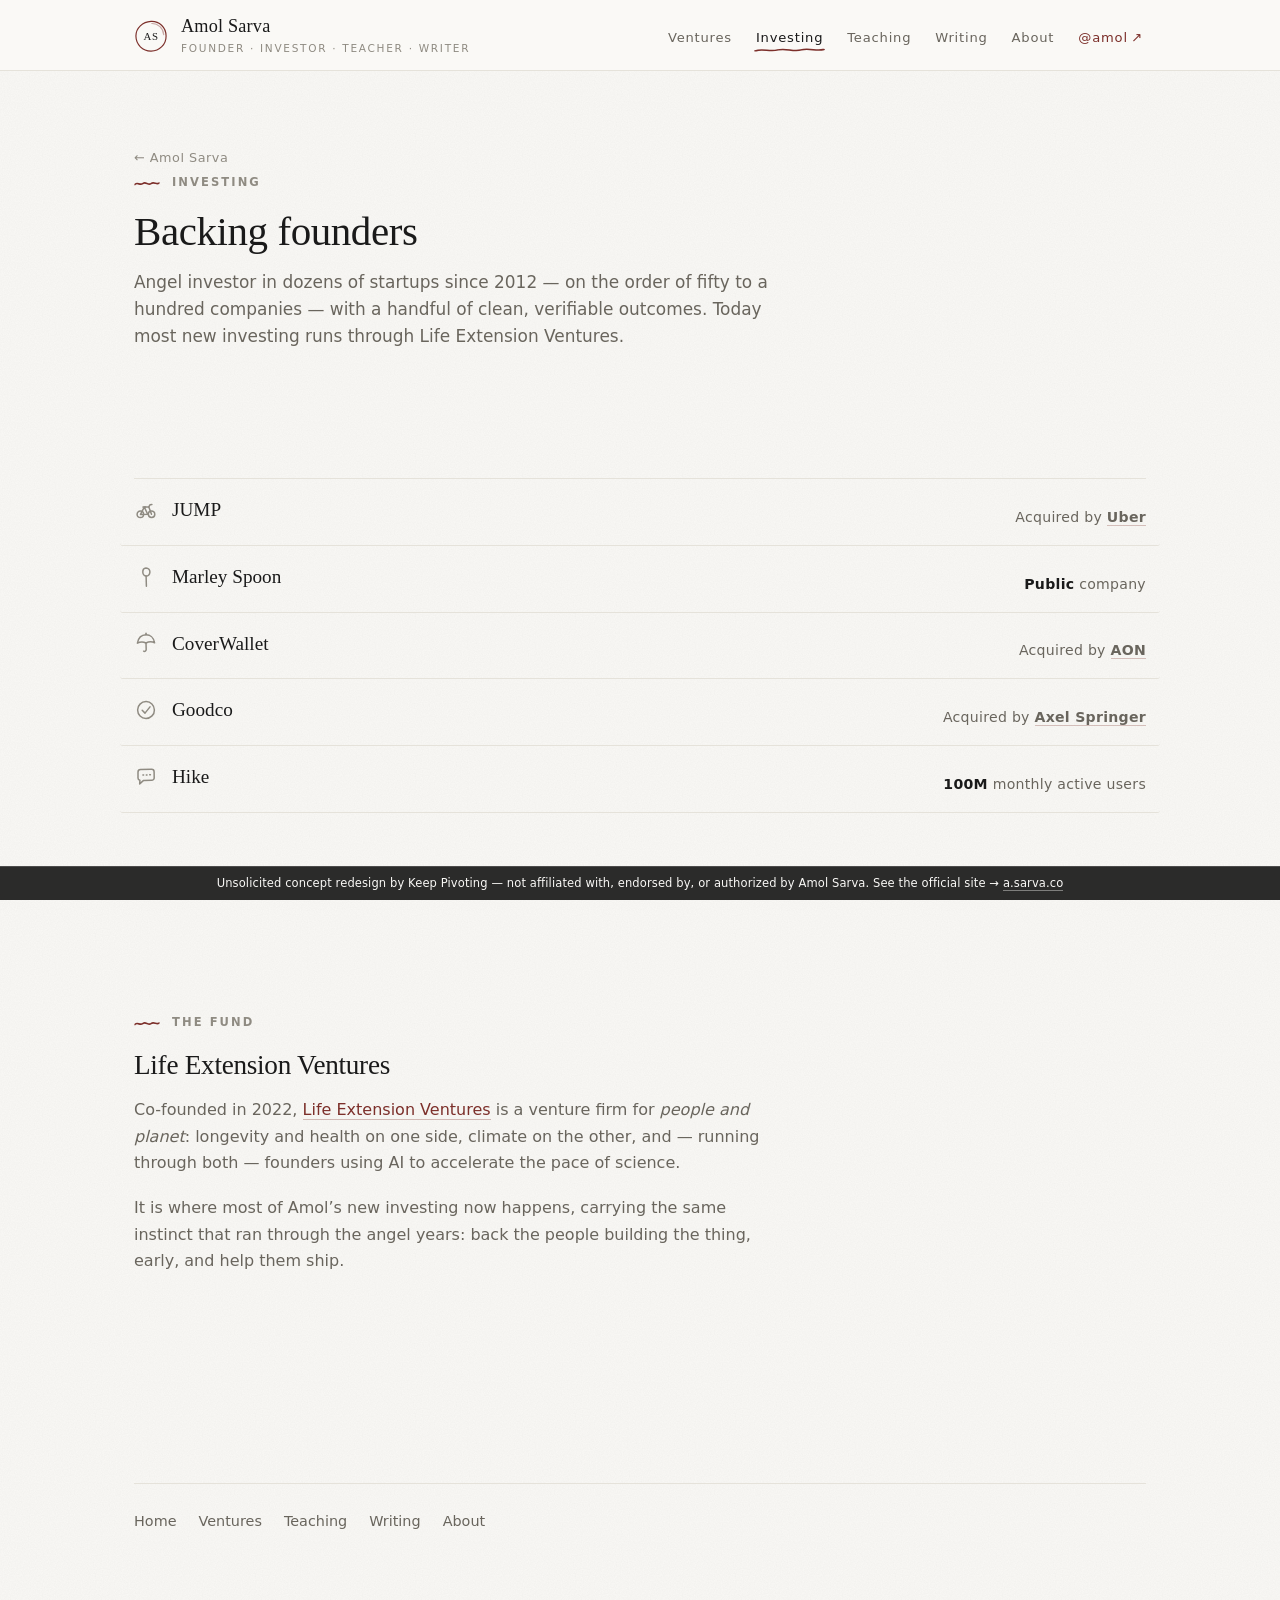
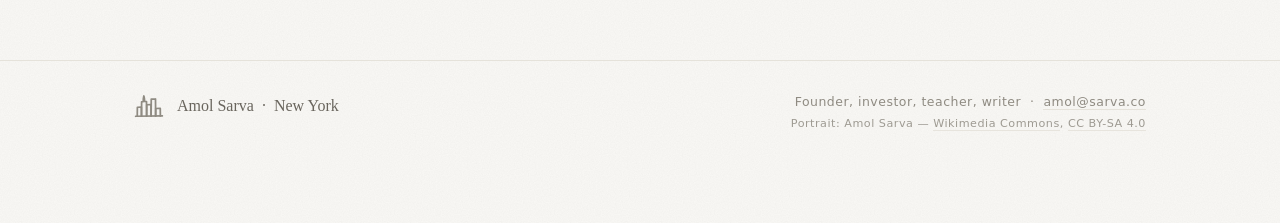
<file: investing.html>
<!DOCTYPE html>
<html lang="en">
<head>
<meta charset="UTF-8">
<meta name="viewport" content="width=device-width, initial-scale=1.0">
<meta name="robots" content="noindex, nofollow, noarchive">
<title>Investing — Amol Sarva</title>
<meta name="description" content="Amol Sarva has been an angel investor since 2012 — JUMP (Uber), Marley Spoon, CoverWallet (AON), Goodco (Axel Springer), Hike — and co-founds Life Extension Ventures, a fund for people and planet.">
<meta property="og:title" content="Investing — Amol Sarva">
<meta property="og:description" content="Amol Sarva has been an angel investor since 2012 — JUMP (Uber), Marley Spoon, CoverWallet (AON), Goodco (Axel Springer), Hike — and co-founds Life Extension Ventures, a fund for people and planet.">
<meta property="og:type" content="profile">
<meta name="twitter:card" content="summary">
<meta name="twitter:creator" content="@amol">
<meta name="twitter:title" content="Investing — Amol Sarva">
<meta name="twitter:description" content="Amol Sarva has been an angel investor since 2012 — JUMP (Uber), Marley Spoon, CoverWallet (AON), Goodco (Axel Springer), Hike — and co-founds Life Extension Ventures, a fund for people and planet.">
<script type="application/ld+json">
{
  "@context": "https://schema.org",
  "@type": "Person",
  "name": "Amol Sarva",
  "jobTitle": "Founder, investor, teacher, writer",
  "description": "NYC-born serial founder, angel investor, Columbia professor, and writer. Founding team of Virgin Mobile USA; founder of Peek, Halo Neuroscience, and Knotel; co-founder of Life Extension Ventures. PhD in cognitive science from Stanford.",
  "email": "mailto:amol@sarva.co",
  "alumniOf": [
    { "@type": "CollegeOrUniversity", "name": "Columbia University" },
    { "@type": "CollegeOrUniversity", "name": "Stanford University" }
  ],
  "worksFor": { "@type": "Organization", "name": "Life Extension Ventures", "url": "https://www.lifex.vc/" },
  "sameAs": [
    "https://twitter.com/amol",
    "https://www.linkedin.com/in/amolsarva",
    "https://en.wikipedia.org/wiki/Amol_Sarva"
  ]
}
</script>
<link rel="stylesheet" href="assets/site.css">
</head>
<body>
<a class="skip" href="#main">Skip to content</a>
<svg xmlns="http://www.w3.org/2000/svg" style="display:none" aria-hidden="true">
  <symbol id="d-ring" viewBox="0 0 64 64"><g fill="none" stroke="currentColor" stroke-width="2.2" stroke-linecap="round"><path d="M32 4.5C47.5 3.6 60.2 15.8 60.4 31.8 60.6 47.8 48 60.2 32.2 60.4 16.2 60.6 3.8 48.2 3.6 32.2 3.4 16.6 16.4 5.4 32 4.5"/><path d="M33.5 8.4c11.8-.2 21.7 9.3 22.4 21" opacity=".4"/></g></symbol>
  <symbol id="d-leaf" viewBox="0 0 24 24"><g fill="none" stroke="currentColor" stroke-width="1.5" stroke-linecap="round" stroke-linejoin="round"><path d="M12 4.2c4.4-.2 7.9 3.4 7.8 7.8-.1 4.4-3.5 7.9-7.8 7.8-4.3 0-7.8-3.5-7.7-7.8 0-4.3 3.3-7.7 7.7-7.8z"/><path d="M9.6 13.6c-.2-3 1.8-4.9 5-5 .2 3.2-1.8 5.2-5 5z"/><path d="M9.6 13.6 8 15.4"/><path d="M1.6 15.2c3.6 2.7 17.2 2.4 20.8-1.7" opacity=".45"/></g></symbol>
  <symbol id="d-blocks" viewBox="0 0 24 24"><g fill="none" stroke="currentColor" stroke-width="1.5" stroke-linecap="round" stroke-linejoin="round"><path d="M4.2 13.6l5.2-.2.2 5.4-5.2.2z"/><path d="M13.8 13.4l5.4-.2.2 5.4-5.4.2z"/><path d="M9 4.8l5.2-.2.2 5.2-5.2.2z"/></g></symbol>
  <symbol id="d-city" viewBox="0 0 24 24"><g fill="none" stroke="currentColor" stroke-width="1.5" stroke-linecap="round" stroke-linejoin="round"><path d="M3.4 20.1 3.6 10.4l5-.2.2 10"/><path d="M8.8 20.1 8.9 5.5l6-.2.3 14.8"/><path d="M15.2 20 15.3 12l5-.1.3 8.2"/><path d="M2 20.3l20-.3"/><path d="M5.7 13.2h1.1M5.7 16.2h1.1M11.4 8.6h1.1M11.4 11.6h1.1M11.4 14.6h1.1M17.4 15h1.1"/></g></symbol>
  <symbol id="d-halo" viewBox="0 0 24 24"><g fill="none" stroke="currentColor" stroke-width="1.5" stroke-linecap="round" stroke-linejoin="round"><path d="M9.2 20.5c-.1-1.8-.9-2.9-1.9-4.1C5.8 14.5 5.3 11.4 6.6 9 8.1 6.3 11.3 5 14 6c2.8 1 4.4 4 3.6 6.9-.6 2.1-2.3 3.5-2.2 5.2l.1 2.4"/><path d="M8.6 3.4c2.2-1.2 4.7-1.2 6.9 0"/><path d="M10.4 1.3c1.1-.4 2.2-.4 3.3 0" opacity=".5"/></g></symbol>
  <symbol id="d-note" viewBox="0 0 24 24"><g fill="none" stroke="currentColor" stroke-width="1.5" stroke-linecap="round" stroke-linejoin="round"><path d="M6 3.7 17.5 3.5l.4 16.6-11.5.2z"/><path d="M8.6 8.1l6.9-.1M8.7 11.6l6.9-.1M8.8 15.1l4.4-.1"/></g></symbol>
  <symbol id="d-peek" viewBox="0 0 24 24"><g fill="none" stroke="currentColor" stroke-width="1.5" stroke-linecap="round" stroke-linejoin="round"><path d="M4.1 6.6C4.1 5.5 5 4.7 6.1 4.7L18 4.5c1.1 0 2 .9 2 2l.2 7.4c0 1.1-.9 2-2 2l-11.9.2c-1.1 0-2-.9-2-2z"/><path d="M6.6 7.2 12 11.3l5.6-4.4"/><path d="M8 19.3l8-.2"/></g></symbol>
  <symbol id="d-phone" viewBox="0 0 24 24"><g fill="none" stroke="currentColor" stroke-width="1.5" stroke-linecap="round" stroke-linejoin="round"><path d="M8.1 8C8.1 6.9 9 6.1 10 6.1l4.2-.1c1.1 0 1.9.8 1.9 1.9l.2 11.2c0 1.1-.8 2-1.9 2l-4.2.1c-1.1 0-1.9-.8-2-1.9z"/><path d="M10 8.5l4.2-.1.1 3.5-4.2.1z"/><path d="M14.7 6 14.5 2.7"/><path d="M10.3 14.3h.9m1.5-.1h.9m1.5-.1h.9M10.4 16.6h.9m1.5-.1h.9m1.5-.1h.9"/></g></symbol>
  <symbol id="d-bike" viewBox="0 0 24 24"><g fill="none" stroke="currentColor" stroke-width="1.5" stroke-linecap="round" stroke-linejoin="round"><path d="M6.4 19.6c-1.9 0-3.3-1.4-3.3-3.2 0-1.8 1.4-3.3 3.2-3.3 1.8 0 3.3 1.4 3.3 3.2 0 1.8-1.4 3.3-3.2 3.3z"/><path d="M17.6 19.4c-1.8 0-3.2-1.4-3.3-3.2 0-1.8 1.4-3.3 3.2-3.3 1.8 0 3.3 1.5 3.3 3.3 0 1.8-1.4 3.2-3.2 3.2z"/><path d="M6.5 16.4 10.3 9l4.5-.1 2.7 7.3M10.3 9l3.4 7.3-7.2.1"/><path d="M9 9.1l2.5-.1M14.8 8.9l1.3-2.2 1.8-.1"/></g></symbol>
  <symbol id="d-spoon" viewBox="0 0 24 24"><g fill="none" stroke="currentColor" stroke-width="1.5" stroke-linecap="round" stroke-linejoin="round"><path d="M12 2.9c2.5 0 4.1 2 3.9 4.3-.2 2.2-1.9 3.8-3.7 3.8-1.7 0-3.3-1.6-3.4-3.7C8.7 5 9.6 3 12 2.9z"/><path d="M12.1 11 12.4 21.2"/></g></symbol>
  <symbol id="d-umbrella" viewBox="0 0 24 24"><g fill="none" stroke="currentColor" stroke-width="1.5" stroke-linecap="round" stroke-linejoin="round"><path d="M3.4 12.1C4.4 6.5 8 3.8 12 3.7c4-.1 7.7 2.7 8.6 8.1-3-1.4-5.6-1.3-8.6.2-3-1.5-5.6-1.4-8.6.1z"/><path d="M12 3.7 12 2.3"/><path d="M12 12l.2 6.6c0 1.4-1.4 2.2-2.6 1.6"/></g></symbol>
  <symbol id="d-check" viewBox="0 0 24 24"><g fill="none" stroke="currentColor" stroke-width="1.5" stroke-linecap="round" stroke-linejoin="round"><path d="M12 3.6c4.6-.1 8.3 3.6 8.4 8.3.1 4.7-3.7 8.4-8.4 8.5-4.7 0-8.3-3.7-8.4-8.4-.1-4.6 3.8-8.3 8.4-8.4z"/><path d="M8.2 12.3 11 15.1 16 8.9"/></g></symbol>
  <symbol id="d-chat" viewBox="0 0 24 24"><g fill="none" stroke="currentColor" stroke-width="1.5" stroke-linecap="round" stroke-linejoin="round"><path d="M4 6.9C4 5.5 5.2 4.5 6.6 4.5l11-.2c1.4 0 2.5 1.1 2.5 2.5l.1 6c.1 1.4-1.1 2.5-2.5 2.5l-8.1.1-3.9 3.5.2-3.6C4.8 15.1 4 14.1 4 13z"/><path d="M8.9 10h.7m2.7-.1h.7m2.7-.1h.7"/></g></symbol>
  <symbol id="d-globe" viewBox="0 0 24 24"><g fill="none" stroke="currentColor" stroke-width="1.5" stroke-linecap="round" stroke-linejoin="round"><path d="M12 3.6c4.6-.1 8.3 3.6 8.4 8.3.1 4.7-3.7 8.4-8.4 8.5-4.7 0-8.3-3.7-8.4-8.4-.1-4.6 3.8-8.3 8.4-8.4z"/><path d="M3.8 12.2l16.5-.4"/><path d="M12 3.6c-3.3 2.4-3.4 14.3 0 16.8M12 3.6c3.4 2.4 3.6 14.4 0 16.8"/></g></symbol>
  <symbol id="d-flag" viewBox="0 0 24 24"><g fill="none" stroke="currentColor" stroke-width="1.5" stroke-linecap="round" stroke-linejoin="round"><path d="M6.4 21 6.1 3.3"/><path d="M6.2 4.2c3.3-1.7 5.9 1.5 9.2-.2 1.3-.7 2.3-.7 3.1-.3l.2 7.5c-3.1 1.6-5.8-1.6-9.1.1-1.2.6-2.3.7-3.2.4"/></g></symbol>
  <symbol id="d-clock" viewBox="0 0 24 24"><g fill="none" stroke="currentColor" stroke-width="1.5" stroke-linecap="round" stroke-linejoin="round"><path d="M12 3.6c4.6-.1 8.3 3.6 8.4 8.3.1 4.7-3.7 8.4-8.4 8.5-4.7 0-8.3-3.7-8.4-8.4-.1-4.6 3.8-8.3 8.4-8.4z"/><path d="M12 7.1l.1 5.2 3.3 1.6"/></g></symbol>
  <symbol id="d-boat" viewBox="0 0 24 24"><g fill="none" stroke="currentColor" stroke-width="1.5" stroke-linecap="round" stroke-linejoin="round"><path d="M4 15 20 14.7l-3.2 4.2-9.5.2z"/><path d="M7.6 14.9 12 6.8l4.3 7.9M12 6.8l.1 7.9"/><path d="M17.9 2.2c.2 1.9 1.2 3 2.9 3.4-1.1 1.1-3 1-3.9-.2-.7-1-.5-2.4 1-3.2z" opacity=".7"/></g></symbol>
  <symbol id="d-asterisk" viewBox="0 0 24 24"><g fill="none" stroke="currentColor" stroke-width="1.5" stroke-linecap="round"><path d="M12 4.8 12.2 19.2M5.9 8.3l12.4 7.4M18.2 8.1 6 15.5"/></g></symbol>
  <symbol id="d-skyline" viewBox="0 0 24 24"><g fill="none" stroke="currentColor" stroke-width="1.4" stroke-linecap="round" stroke-linejoin="round"><path d="M2.6 20 2.7 13l3.2-.1.1 7.1"/><path d="M6 20 6.1 8.6l1.3-.1.1-2.6.4-1.9.4 1.9.2 2.5 1.5.1.1 11.5"/><path d="M10.1 20l.1-9 3.4-.1.1 9.1"/><path d="M13.7 20l.1-13.5 3.4-.1.1 13.6"/><path d="M17.3 20l.1-6 3.6-.1.1 6.1"/><path d="M1.3 20.2l21.4-.3"/></g></symbol>
</svg>
<header class="site">
  <div class="wrap mast">
    <a class="brand" href="index.html">
      <span class="mark" aria-hidden="true"><svg class="ring"><use href="#d-ring"/></svg><b>AS</b></span>
      <span class="nametag">
        <span class="name">Amol Sarva</span>
        <span class="tag">Founder · Investor · Teacher · Writer</span>
      </span>
    </a>
    <nav class="prime" aria-label="Primary">
      <ul><li><a href="ventures.html">Ventures</a></li><li><a href="investing.html" class="active" aria-current="page">Investing</a></li><li><a href="teaching.html">Teaching</a></li><li><a href="writing.html">Writing</a></li><li><a href="about.html">About</a></li><li><a class="ext" href="https://twitter.com/amol" target="_blank" rel="noopener">@amol&#8239;&#8599;</a></li></ul>
    </nav>
  </div>
</header>
<main id="main">
  <section class="page-hero wrap" id="top" aria-label="Investing">
    <p class="backhome"><a href="index.html">&larr; Amol Sarva</a></p>
    <p class="kicker rv">Investing</p>
    <h1 class="rv">Backing founders</h1>
    <p class="lede rv">Angel investor in dozens of startups since 2012 — on the order of fifty to a hundred companies — with a handful of clean, verifiable outcomes. Today most new investing runs through Life Extension Ventures.</p>
  </section>
  <section class="wrap" aria-label="Outcomes">
    <ul class="inv-list">
      <li class="rv"><span class="inv-left"><svg class="doodle" aria-hidden="true"><use href="#d-bike"/></svg><span class="inv-name"><a href="https://en.wikipedia.org/wiki/Jump_Bikes" target="_blank" rel="noopener">JUMP</a></span></span><span class="inv-out">Acquired by <a href="https://en.wikipedia.org/wiki/Uber" target="_blank" rel="noopener"><b>Uber</b></a></span></li>
      <li class="rv"><span class="inv-left"><svg class="doodle" aria-hidden="true"><use href="#d-spoon"/></svg><span class="inv-name"><a href="https://marleyspoon.com/" target="_blank" rel="noopener">Marley Spoon</a></span></span><span class="inv-out"><b>Public</b> company</span></li>
      <li class="rv"><span class="inv-left"><svg class="doodle" aria-hidden="true"><use href="#d-umbrella"/></svg><span class="inv-name">CoverWallet</span></span><span class="inv-out">Acquired by <a href="https://www.aon.com/" target="_blank" rel="noopener"><b>AON</b></a></span></li>
      <li class="rv"><span class="inv-left"><svg class="doodle" aria-hidden="true"><use href="#d-check"/></svg><span class="inv-name">Goodco</span></span><span class="inv-out">Acquired by <a href="https://www.axelspringer.com/en/" target="_blank" rel="noopener"><b>Axel Springer</b></a></span></li>
      <li class="rv"><span class="inv-left"><svg class="doodle" aria-hidden="true"><use href="#d-chat"/></svg><span class="inv-name"><a href="https://en.wikipedia.org/wiki/Hike_Messenger" target="_blank" rel="noopener">Hike</a></span></span><span class="inv-out"><b>100M</b> monthly active users</span></li>
    </ul>
    <p class="inv-note rv">A family habit as much as a strategy — Amol has backed founders since 2012, long before it was fashionable.</p>
  </section>
  <section class="wrap" aria-label="The fund">
    <p class="kicker rv">The fund</p>
    <h2 class="subhead rv">Life Extension Ventures</h2>
    <div class="prose rv">
      <p>Co-founded in 2022, <a href="https://www.lifex.vc/" target="_blank" rel="noopener">Life Extension Ventures</a> is a venture firm for <em>people and planet</em>: longevity and health on one side, climate on the other, and — running through both — founders using AI to accelerate the pace of science.</p>
      <p>It is where most of Amol&rsquo;s new investing now happens, carrying the same instinct that ran through the angel years: back the people building the thing, early, and help them ship.</p>
    </div>
  </section>
<div class="wrap"><div class="cross"><a href="index.html">Home</a><a href="ventures.html">Ventures</a><a href="teaching.html">Teaching</a><a href="writing.html">Writing</a><a href="about.html">About</a></div></div>
</main>
<footer class="site">
  <div class="wrap foot">
    <span class="sig"><svg class="doodle" aria-hidden="true"><use href="#d-skyline"/></svg>Amol Sarva &nbsp;·&nbsp; New York</span>
    <span class="fine">Founder, investor, teacher, writer &nbsp;·&nbsp; <a href="mailto:amol@sarva.co">amol@sarva.co</a><br><span class="credit">Portrait: Amol Sarva — <a href="https://commons.wikimedia.org/wiki/File:Amol_Sarva_2019.jpg" target="_blank" rel="noopener">Wikimedia Commons</a>, <a href="https://creativecommons.org/licenses/by-sa/4.0/" target="_blank" rel="noopener">CC BY-SA 4.0</a></span></span>
  </div>
</footer>
<div class="varv-disclaim" role="note" aria-label="Unsolicited concept redesign disclaimer">Unsolicited concept redesign by Keep Pivoting &mdash; not affiliated with, endorsed by, or authorized by Amol Sarva. See the official site &rarr; <a href="https://a.sarva.co/" target="_blank" rel="noopener">a.sarva.co</a></div>
<!-- Keep Pivoting popup (Category B: concept-comparison, not first-name-personalised) -->
<div id="varv-popup" role="dialog" aria-label="A note from Keep Pivoting" aria-live="polite">
  <button type="button" class="vp-close" aria-label="Dismiss">&times;</button>
  <div class="vp-inner">
    <p class="vp-tag">Don&rsquo;t take our word for it &mdash; ask your AI which site wins you business.</p>
    <div class="vp-ai">
      <a id="vp-chatgpt" href="#" target="_blank" rel="noopener"><span class="vp-dot" style="background:#10a37f"></span> Ask ChatGPT</a>
      <a id="vp-claude" href="#" target="_blank" rel="noopener"><span class="vp-dot" style="background:#d97757"></span> Ask Claude</a>
      <a id="vp-perplexity" href="#" target="_blank" rel="noopener"><span class="vp-dot" style="background:#20b8cd"></span> Ask Perplexity</a>
    </div>
    <a class="vp-book" href="https://cal.com/keep-pivoting/30min" target="_blank" rel="noopener">Book a call &rarr;</a>
  </div>
</div>
<script src="assets/site.js"></script>
</body>
</html>
</file>
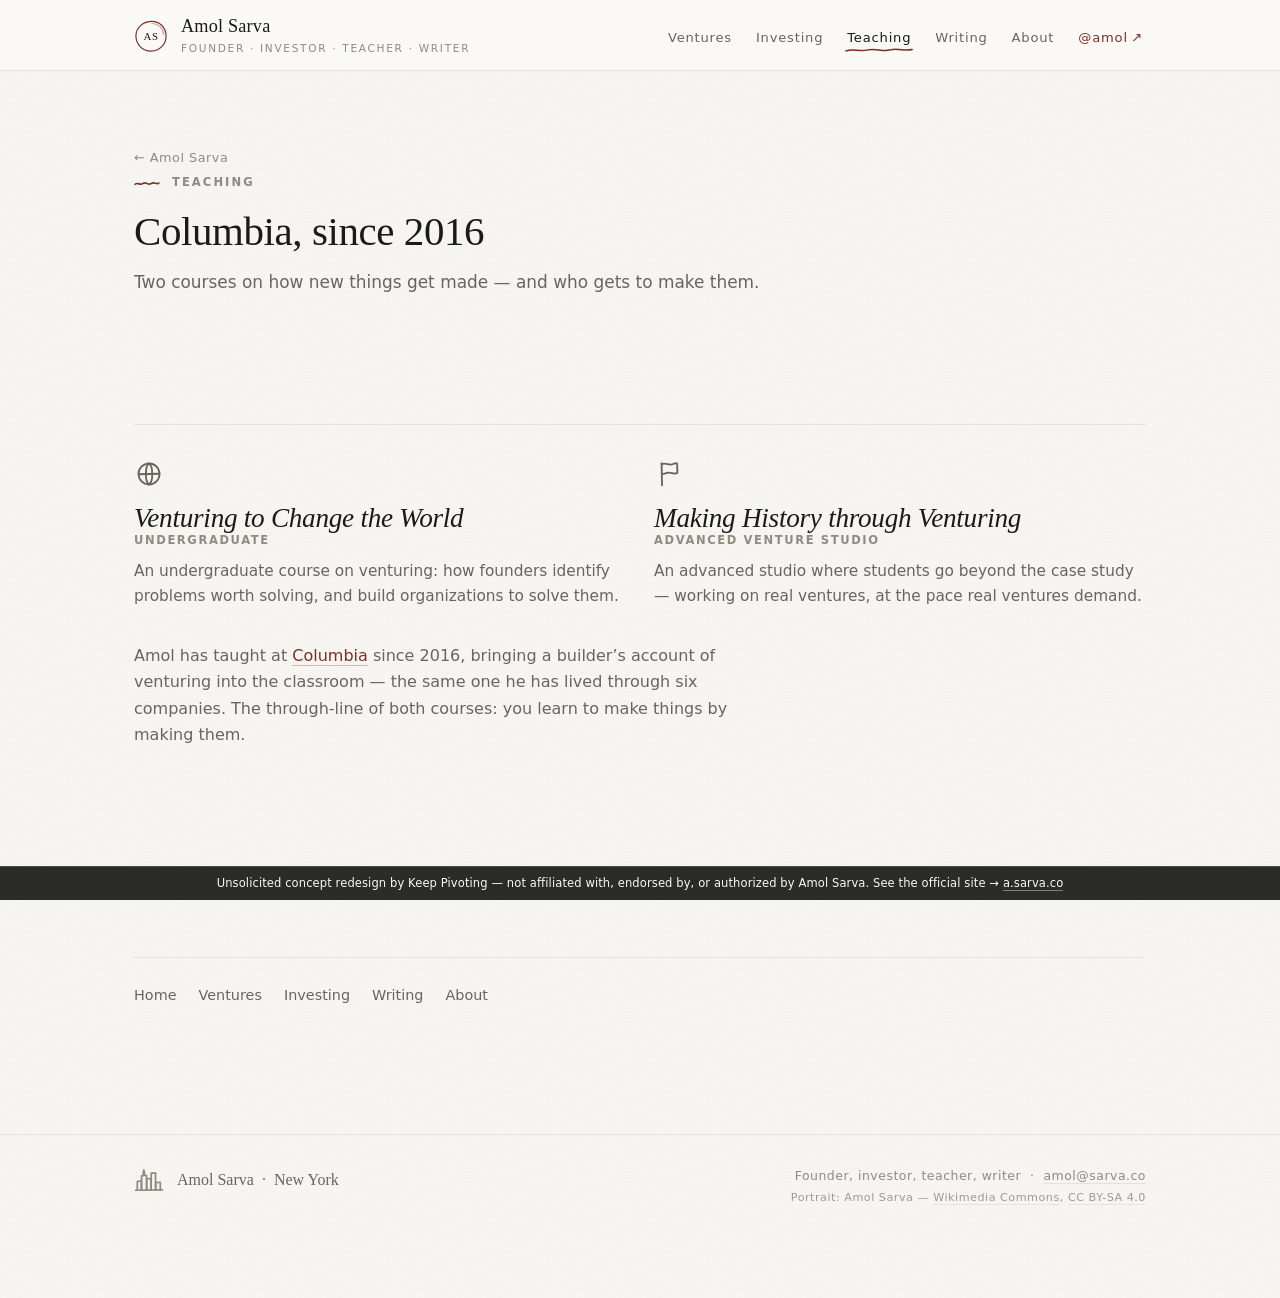
<file: teaching.html>
<!DOCTYPE html>
<html lang="en">
<head>
<meta charset="UTF-8">
<meta name="viewport" content="width=device-width, initial-scale=1.0">
<meta name="robots" content="noindex, nofollow, noarchive">
<title>Teaching — Amol Sarva</title>
<meta name="description" content="Amol Sarva has taught venturing at Columbia University since 2016: Venturing to Change the World, and an advanced venture studio, Making History through Venturing.">
<meta property="og:title" content="Teaching — Amol Sarva">
<meta property="og:description" content="Amol Sarva has taught venturing at Columbia University since 2016: Venturing to Change the World, and an advanced venture studio, Making History through Venturing.">
<meta property="og:type" content="profile">
<meta name="twitter:card" content="summary">
<meta name="twitter:creator" content="@amol">
<meta name="twitter:title" content="Teaching — Amol Sarva">
<meta name="twitter:description" content="Amol Sarva has taught venturing at Columbia University since 2016: Venturing to Change the World, and an advanced venture studio, Making History through Venturing.">
<script type="application/ld+json">
{
  "@context": "https://schema.org",
  "@type": "Person",
  "name": "Amol Sarva",
  "jobTitle": "Founder, investor, teacher, writer",
  "description": "NYC-born serial founder, angel investor, Columbia professor, and writer. Founding team of Virgin Mobile USA; founder of Peek, Halo Neuroscience, and Knotel; co-founder of Life Extension Ventures. PhD in cognitive science from Stanford.",
  "email": "mailto:amol@sarva.co",
  "alumniOf": [
    { "@type": "CollegeOrUniversity", "name": "Columbia University" },
    { "@type": "CollegeOrUniversity", "name": "Stanford University" }
  ],
  "worksFor": { "@type": "Organization", "name": "Life Extension Ventures", "url": "https://www.lifex.vc/" },
  "sameAs": [
    "https://twitter.com/amol",
    "https://www.linkedin.com/in/amolsarva",
    "https://en.wikipedia.org/wiki/Amol_Sarva"
  ]
}
</script>
<link rel="stylesheet" href="assets/site.css">
</head>
<body>
<a class="skip" href="#main">Skip to content</a>
<svg xmlns="http://www.w3.org/2000/svg" style="display:none" aria-hidden="true">
  <symbol id="d-ring" viewBox="0 0 64 64"><g fill="none" stroke="currentColor" stroke-width="2.2" stroke-linecap="round"><path d="M32 4.5C47.5 3.6 60.2 15.8 60.4 31.8 60.6 47.8 48 60.2 32.2 60.4 16.2 60.6 3.8 48.2 3.6 32.2 3.4 16.6 16.4 5.4 32 4.5"/><path d="M33.5 8.4c11.8-.2 21.7 9.3 22.4 21" opacity=".4"/></g></symbol>
  <symbol id="d-leaf" viewBox="0 0 24 24"><g fill="none" stroke="currentColor" stroke-width="1.5" stroke-linecap="round" stroke-linejoin="round"><path d="M12 4.2c4.4-.2 7.9 3.4 7.8 7.8-.1 4.4-3.5 7.9-7.8 7.8-4.3 0-7.8-3.5-7.7-7.8 0-4.3 3.3-7.7 7.7-7.8z"/><path d="M9.6 13.6c-.2-3 1.8-4.9 5-5 .2 3.2-1.8 5.2-5 5z"/><path d="M9.6 13.6 8 15.4"/><path d="M1.6 15.2c3.6 2.7 17.2 2.4 20.8-1.7" opacity=".45"/></g></symbol>
  <symbol id="d-blocks" viewBox="0 0 24 24"><g fill="none" stroke="currentColor" stroke-width="1.5" stroke-linecap="round" stroke-linejoin="round"><path d="M4.2 13.6l5.2-.2.2 5.4-5.2.2z"/><path d="M13.8 13.4l5.4-.2.2 5.4-5.4.2z"/><path d="M9 4.8l5.2-.2.2 5.2-5.2.2z"/></g></symbol>
  <symbol id="d-city" viewBox="0 0 24 24"><g fill="none" stroke="currentColor" stroke-width="1.5" stroke-linecap="round" stroke-linejoin="round"><path d="M3.4 20.1 3.6 10.4l5-.2.2 10"/><path d="M8.8 20.1 8.9 5.5l6-.2.3 14.8"/><path d="M15.2 20 15.3 12l5-.1.3 8.2"/><path d="M2 20.3l20-.3"/><path d="M5.7 13.2h1.1M5.7 16.2h1.1M11.4 8.6h1.1M11.4 11.6h1.1M11.4 14.6h1.1M17.4 15h1.1"/></g></symbol>
  <symbol id="d-halo" viewBox="0 0 24 24"><g fill="none" stroke="currentColor" stroke-width="1.5" stroke-linecap="round" stroke-linejoin="round"><path d="M9.2 20.5c-.1-1.8-.9-2.9-1.9-4.1C5.8 14.5 5.3 11.4 6.6 9 8.1 6.3 11.3 5 14 6c2.8 1 4.4 4 3.6 6.9-.6 2.1-2.3 3.5-2.2 5.2l.1 2.4"/><path d="M8.6 3.4c2.2-1.2 4.7-1.2 6.9 0"/><path d="M10.4 1.3c1.1-.4 2.2-.4 3.3 0" opacity=".5"/></g></symbol>
  <symbol id="d-note" viewBox="0 0 24 24"><g fill="none" stroke="currentColor" stroke-width="1.5" stroke-linecap="round" stroke-linejoin="round"><path d="M6 3.7 17.5 3.5l.4 16.6-11.5.2z"/><path d="M8.6 8.1l6.9-.1M8.7 11.6l6.9-.1M8.8 15.1l4.4-.1"/></g></symbol>
  <symbol id="d-peek" viewBox="0 0 24 24"><g fill="none" stroke="currentColor" stroke-width="1.5" stroke-linecap="round" stroke-linejoin="round"><path d="M4.1 6.6C4.1 5.5 5 4.7 6.1 4.7L18 4.5c1.1 0 2 .9 2 2l.2 7.4c0 1.1-.9 2-2 2l-11.9.2c-1.1 0-2-.9-2-2z"/><path d="M6.6 7.2 12 11.3l5.6-4.4"/><path d="M8 19.3l8-.2"/></g></symbol>
  <symbol id="d-phone" viewBox="0 0 24 24"><g fill="none" stroke="currentColor" stroke-width="1.5" stroke-linecap="round" stroke-linejoin="round"><path d="M8.1 8C8.1 6.9 9 6.1 10 6.1l4.2-.1c1.1 0 1.9.8 1.9 1.9l.2 11.2c0 1.1-.8 2-1.9 2l-4.2.1c-1.1 0-1.9-.8-2-1.9z"/><path d="M10 8.5l4.2-.1.1 3.5-4.2.1z"/><path d="M14.7 6 14.5 2.7"/><path d="M10.3 14.3h.9m1.5-.1h.9m1.5-.1h.9M10.4 16.6h.9m1.5-.1h.9m1.5-.1h.9"/></g></symbol>
  <symbol id="d-bike" viewBox="0 0 24 24"><g fill="none" stroke="currentColor" stroke-width="1.5" stroke-linecap="round" stroke-linejoin="round"><path d="M6.4 19.6c-1.9 0-3.3-1.4-3.3-3.2 0-1.8 1.4-3.3 3.2-3.3 1.8 0 3.3 1.4 3.3 3.2 0 1.8-1.4 3.3-3.2 3.3z"/><path d="M17.6 19.4c-1.8 0-3.2-1.4-3.3-3.2 0-1.8 1.4-3.3 3.2-3.3 1.8 0 3.3 1.5 3.3 3.3 0 1.8-1.4 3.2-3.2 3.2z"/><path d="M6.5 16.4 10.3 9l4.5-.1 2.7 7.3M10.3 9l3.4 7.3-7.2.1"/><path d="M9 9.1l2.5-.1M14.8 8.9l1.3-2.2 1.8-.1"/></g></symbol>
  <symbol id="d-spoon" viewBox="0 0 24 24"><g fill="none" stroke="currentColor" stroke-width="1.5" stroke-linecap="round" stroke-linejoin="round"><path d="M12 2.9c2.5 0 4.1 2 3.9 4.3-.2 2.2-1.9 3.8-3.7 3.8-1.7 0-3.3-1.6-3.4-3.7C8.7 5 9.6 3 12 2.9z"/><path d="M12.1 11 12.4 21.2"/></g></symbol>
  <symbol id="d-umbrella" viewBox="0 0 24 24"><g fill="none" stroke="currentColor" stroke-width="1.5" stroke-linecap="round" stroke-linejoin="round"><path d="M3.4 12.1C4.4 6.5 8 3.8 12 3.7c4-.1 7.7 2.7 8.6 8.1-3-1.4-5.6-1.3-8.6.2-3-1.5-5.6-1.4-8.6.1z"/><path d="M12 3.7 12 2.3"/><path d="M12 12l.2 6.6c0 1.4-1.4 2.2-2.6 1.6"/></g></symbol>
  <symbol id="d-check" viewBox="0 0 24 24"><g fill="none" stroke="currentColor" stroke-width="1.5" stroke-linecap="round" stroke-linejoin="round"><path d="M12 3.6c4.6-.1 8.3 3.6 8.4 8.3.1 4.7-3.7 8.4-8.4 8.5-4.7 0-8.3-3.7-8.4-8.4-.1-4.6 3.8-8.3 8.4-8.4z"/><path d="M8.2 12.3 11 15.1 16 8.9"/></g></symbol>
  <symbol id="d-chat" viewBox="0 0 24 24"><g fill="none" stroke="currentColor" stroke-width="1.5" stroke-linecap="round" stroke-linejoin="round"><path d="M4 6.9C4 5.5 5.2 4.5 6.6 4.5l11-.2c1.4 0 2.5 1.1 2.5 2.5l.1 6c.1 1.4-1.1 2.5-2.5 2.5l-8.1.1-3.9 3.5.2-3.6C4.8 15.1 4 14.1 4 13z"/><path d="M8.9 10h.7m2.7-.1h.7m2.7-.1h.7"/></g></symbol>
  <symbol id="d-globe" viewBox="0 0 24 24"><g fill="none" stroke="currentColor" stroke-width="1.5" stroke-linecap="round" stroke-linejoin="round"><path d="M12 3.6c4.6-.1 8.3 3.6 8.4 8.3.1 4.7-3.7 8.4-8.4 8.5-4.7 0-8.3-3.7-8.4-8.4-.1-4.6 3.8-8.3 8.4-8.4z"/><path d="M3.8 12.2l16.5-.4"/><path d="M12 3.6c-3.3 2.4-3.4 14.3 0 16.8M12 3.6c3.4 2.4 3.6 14.4 0 16.8"/></g></symbol>
  <symbol id="d-flag" viewBox="0 0 24 24"><g fill="none" stroke="currentColor" stroke-width="1.5" stroke-linecap="round" stroke-linejoin="round"><path d="M6.4 21 6.1 3.3"/><path d="M6.2 4.2c3.3-1.7 5.9 1.5 9.2-.2 1.3-.7 2.3-.7 3.1-.3l.2 7.5c-3.1 1.6-5.8-1.6-9.1.1-1.2.6-2.3.7-3.2.4"/></g></symbol>
  <symbol id="d-clock" viewBox="0 0 24 24"><g fill="none" stroke="currentColor" stroke-width="1.5" stroke-linecap="round" stroke-linejoin="round"><path d="M12 3.6c4.6-.1 8.3 3.6 8.4 8.3.1 4.7-3.7 8.4-8.4 8.5-4.7 0-8.3-3.7-8.4-8.4-.1-4.6 3.8-8.3 8.4-8.4z"/><path d="M12 7.1l.1 5.2 3.3 1.6"/></g></symbol>
  <symbol id="d-boat" viewBox="0 0 24 24"><g fill="none" stroke="currentColor" stroke-width="1.5" stroke-linecap="round" stroke-linejoin="round"><path d="M4 15 20 14.7l-3.2 4.2-9.5.2z"/><path d="M7.6 14.9 12 6.8l4.3 7.9M12 6.8l.1 7.9"/><path d="M17.9 2.2c.2 1.9 1.2 3 2.9 3.4-1.1 1.1-3 1-3.9-.2-.7-1-.5-2.4 1-3.2z" opacity=".7"/></g></symbol>
  <symbol id="d-asterisk" viewBox="0 0 24 24"><g fill="none" stroke="currentColor" stroke-width="1.5" stroke-linecap="round"><path d="M12 4.8 12.2 19.2M5.9 8.3l12.4 7.4M18.2 8.1 6 15.5"/></g></symbol>
  <symbol id="d-skyline" viewBox="0 0 24 24"><g fill="none" stroke="currentColor" stroke-width="1.4" stroke-linecap="round" stroke-linejoin="round"><path d="M2.6 20 2.7 13l3.2-.1.1 7.1"/><path d="M6 20 6.1 8.6l1.3-.1.1-2.6.4-1.9.4 1.9.2 2.5 1.5.1.1 11.5"/><path d="M10.1 20l.1-9 3.4-.1.1 9.1"/><path d="M13.7 20l.1-13.5 3.4-.1.1 13.6"/><path d="M17.3 20l.1-6 3.6-.1.1 6.1"/><path d="M1.3 20.2l21.4-.3"/></g></symbol>
</svg>
<header class="site">
  <div class="wrap mast">
    <a class="brand" href="index.html">
      <span class="mark" aria-hidden="true"><svg class="ring"><use href="#d-ring"/></svg><b>AS</b></span>
      <span class="nametag">
        <span class="name">Amol Sarva</span>
        <span class="tag">Founder · Investor · Teacher · Writer</span>
      </span>
    </a>
    <nav class="prime" aria-label="Primary">
      <ul><li><a href="ventures.html">Ventures</a></li><li><a href="investing.html">Investing</a></li><li><a href="teaching.html" class="active" aria-current="page">Teaching</a></li><li><a href="writing.html">Writing</a></li><li><a href="about.html">About</a></li><li><a class="ext" href="https://twitter.com/amol" target="_blank" rel="noopener">@amol&#8239;&#8599;</a></li></ul>
    </nav>
  </div>
</header>
<main id="main">
  <section class="page-hero wrap" id="top" aria-label="Teaching">
    <p class="backhome"><a href="index.html">&larr; Amol Sarva</a></p>
    <p class="kicker rv">Teaching</p>
    <h1 class="rv">Columbia, since 2016</h1>
    <p class="lede rv">Two courses on how new things get made — and who gets to make them.</p>
  </section>
  <section class="wrap" aria-label="Courses">
    <div class="courses">
      <article class="rv">
        <svg class="doodle" aria-hidden="true"><use href="#d-globe"/></svg>
        <h3>Venturing to Change the World<span class="level">Undergraduate</span></h3>
        <p>An undergraduate course on venturing: how founders identify problems worth solving, and build organizations to solve them.</p>
      </article>
      <article class="rv" style="--d:.1s">
        <svg class="doodle" aria-hidden="true"><use href="#d-flag"/></svg>
        <h3>Making History through Venturing<span class="level">Advanced venture studio</span></h3>
        <p>An advanced studio where students go beyond the case study — working on real ventures, at the pace real ventures demand.</p>
      </article>
    </div>
    <div class="prose rv" style="margin-top:34px">
      <p>Amol has taught at <a href="https://entrepreneurship.columbia.edu/" target="_blank" rel="noopener">Columbia</a> since 2016, bringing a builder&rsquo;s account of venturing into the classroom — the same one he has lived through six companies. The through-line of both courses: you learn to make things by making them.</p>
    </div>
  </section>
<div class="wrap"><div class="cross"><a href="index.html">Home</a><a href="ventures.html">Ventures</a><a href="investing.html">Investing</a><a href="writing.html">Writing</a><a href="about.html">About</a></div></div>
</main>
<footer class="site">
  <div class="wrap foot">
    <span class="sig"><svg class="doodle" aria-hidden="true"><use href="#d-skyline"/></svg>Amol Sarva &nbsp;·&nbsp; New York</span>
    <span class="fine">Founder, investor, teacher, writer &nbsp;·&nbsp; <a href="mailto:amol@sarva.co">amol@sarva.co</a><br><span class="credit">Portrait: Amol Sarva — <a href="https://commons.wikimedia.org/wiki/File:Amol_Sarva_2019.jpg" target="_blank" rel="noopener">Wikimedia Commons</a>, <a href="https://creativecommons.org/licenses/by-sa/4.0/" target="_blank" rel="noopener">CC BY-SA 4.0</a></span></span>
  </div>
</footer>
<div class="varv-disclaim" role="note" aria-label="Unsolicited concept redesign disclaimer">Unsolicited concept redesign by Keep Pivoting &mdash; not affiliated with, endorsed by, or authorized by Amol Sarva. See the official site &rarr; <a href="https://a.sarva.co/" target="_blank" rel="noopener">a.sarva.co</a></div>
<!-- Keep Pivoting popup (Category B: concept-comparison, not first-name-personalised) -->
<div id="varv-popup" role="dialog" aria-label="A note from Keep Pivoting" aria-live="polite">
  <button type="button" class="vp-close" aria-label="Dismiss">&times;</button>
  <div class="vp-inner">
    <p class="vp-tag">Don&rsquo;t take our word for it &mdash; ask your AI which site wins you business.</p>
    <div class="vp-ai">
      <a id="vp-chatgpt" href="#" target="_blank" rel="noopener"><span class="vp-dot" style="background:#10a37f"></span> Ask ChatGPT</a>
      <a id="vp-claude" href="#" target="_blank" rel="noopener"><span class="vp-dot" style="background:#d97757"></span> Ask Claude</a>
      <a id="vp-perplexity" href="#" target="_blank" rel="noopener"><span class="vp-dot" style="background:#20b8cd"></span> Ask Perplexity</a>
    </div>
    <a class="vp-book" href="https://cal.com/keep-pivoting/30min" target="_blank" rel="noopener">Book a call &rarr;</a>
  </div>
</div>
<script src="assets/site.js"></script>
</body>
</html>
</file>
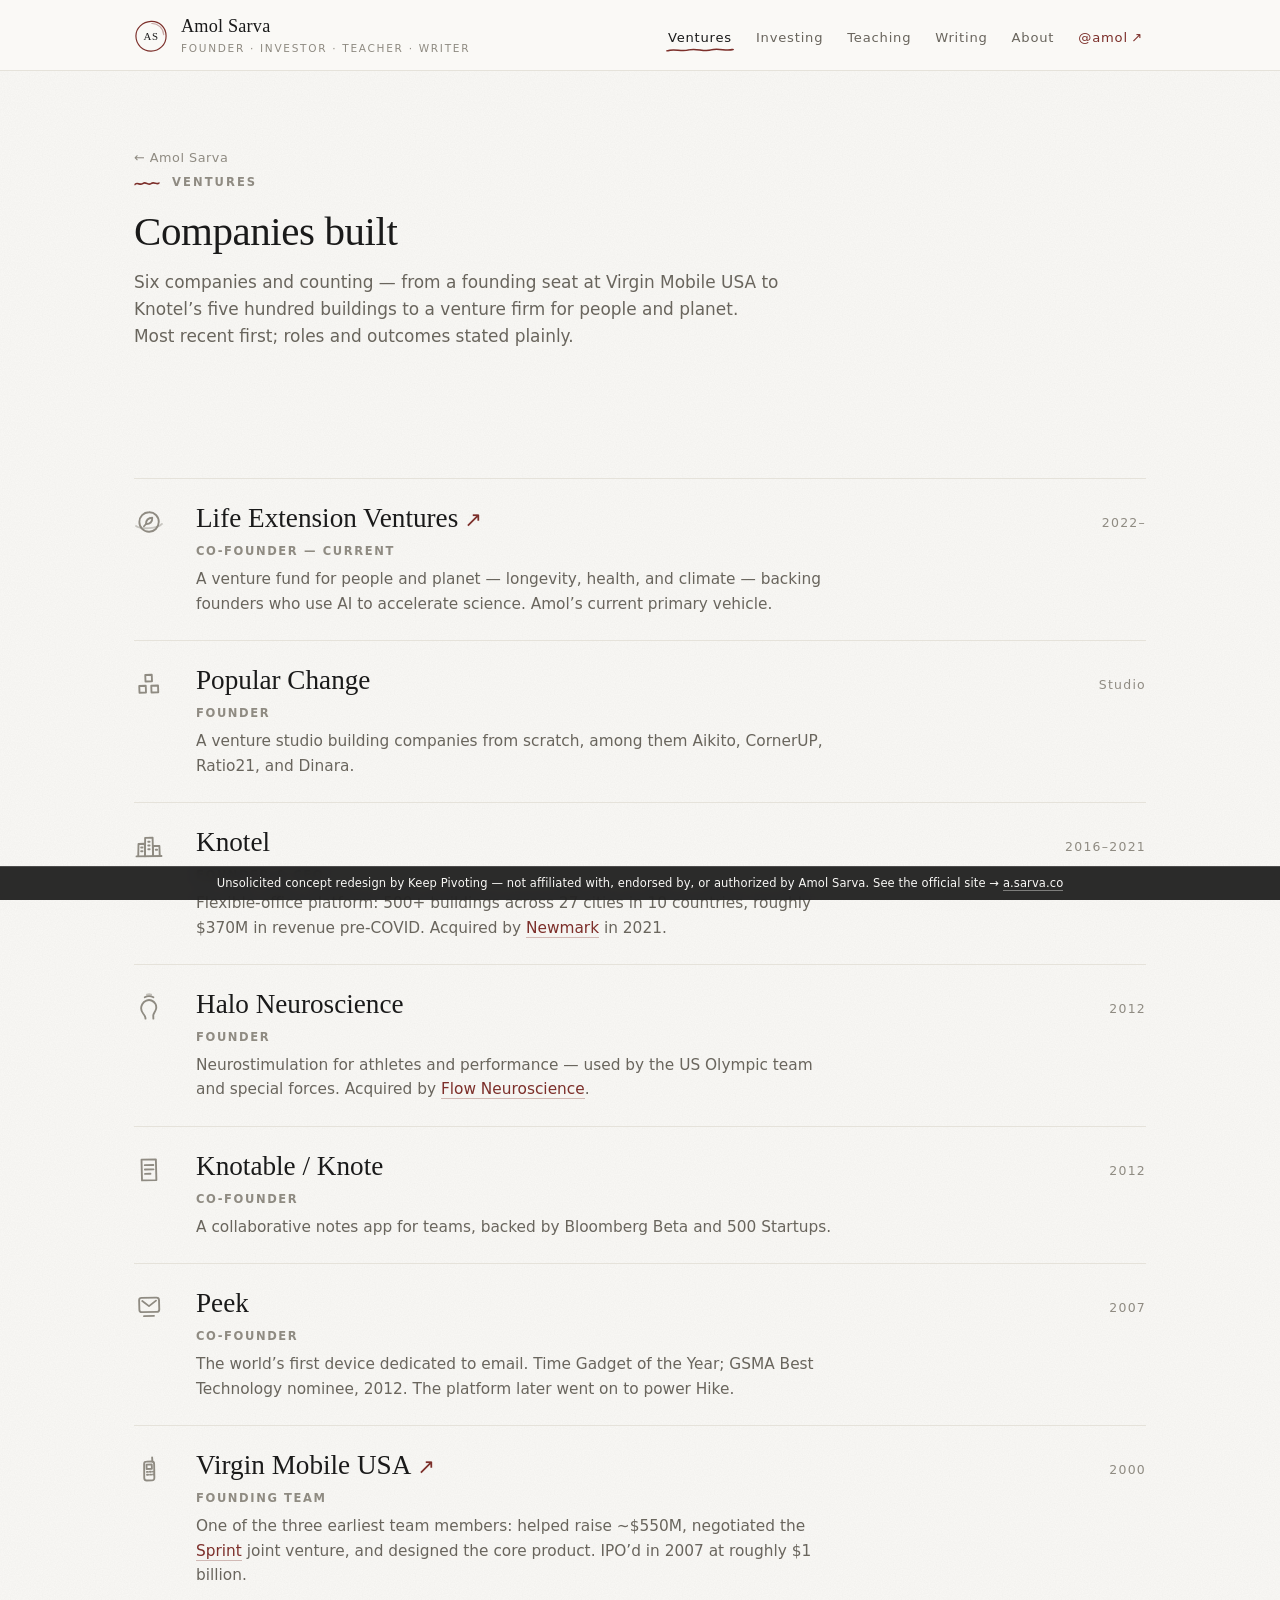
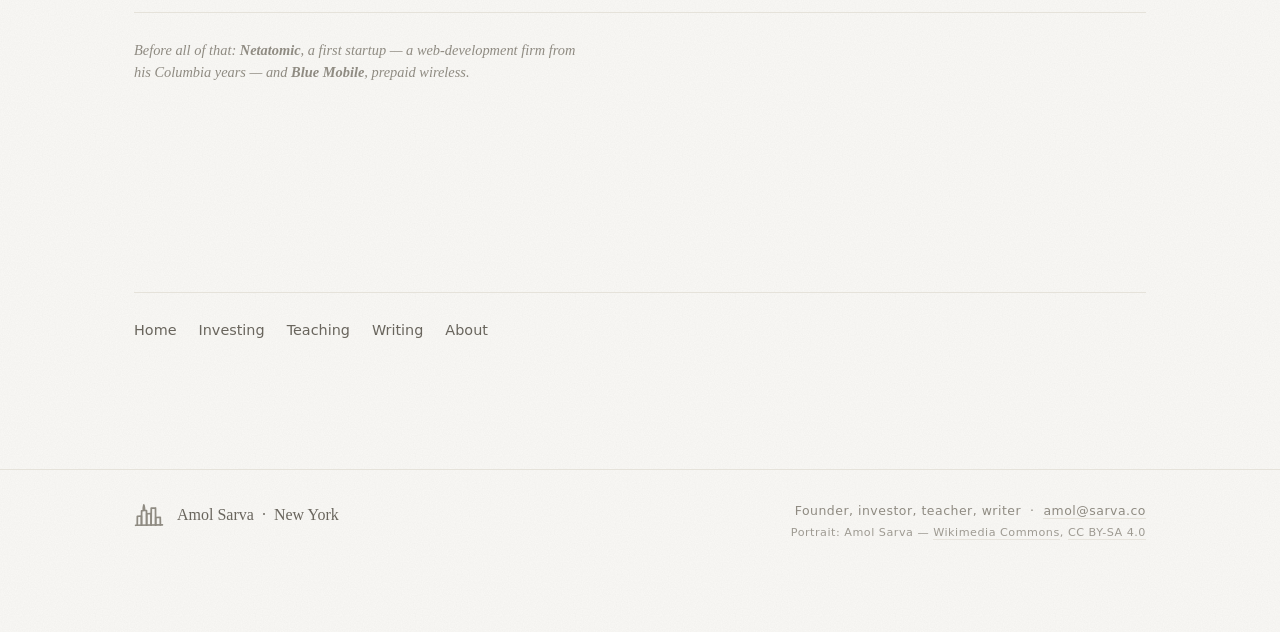
<file: ventures.html>
<!DOCTYPE html>
<html lang="en">
<head>
<meta charset="UTF-8">
<meta name="viewport" content="width=device-width, initial-scale=1.0">
<meta name="robots" content="noindex, nofollow, noarchive">
<title>Ventures — Amol Sarva</title>
<meta name="description" content="The companies Amol Sarva has built — Virgin Mobile USA, Peek, Halo Neuroscience, Knotable, Knotel, Popular Change, and Life Extension Ventures — with roles and outcomes stated plainly.">
<meta property="og:title" content="Ventures — Amol Sarva">
<meta property="og:description" content="The companies Amol Sarva has built — Virgin Mobile USA, Peek, Halo Neuroscience, Knotable, Knotel, Popular Change, and Life Extension Ventures — with roles and outcomes stated plainly.">
<meta property="og:type" content="profile">
<meta name="twitter:card" content="summary">
<meta name="twitter:creator" content="@amol">
<meta name="twitter:title" content="Ventures — Amol Sarva">
<meta name="twitter:description" content="The companies Amol Sarva has built — Virgin Mobile USA, Peek, Halo Neuroscience, Knotable, Knotel, Popular Change, and Life Extension Ventures — with roles and outcomes stated plainly.">
<script type="application/ld+json">
{
  "@context": "https://schema.org",
  "@type": "Person",
  "name": "Amol Sarva",
  "jobTitle": "Founder, investor, teacher, writer",
  "description": "NYC-born serial founder, angel investor, Columbia professor, and writer. Founding team of Virgin Mobile USA; founder of Peek, Halo Neuroscience, and Knotel; co-founder of Life Extension Ventures. PhD in cognitive science from Stanford.",
  "email": "mailto:amol@sarva.co",
  "alumniOf": [
    { "@type": "CollegeOrUniversity", "name": "Columbia University" },
    { "@type": "CollegeOrUniversity", "name": "Stanford University" }
  ],
  "worksFor": { "@type": "Organization", "name": "Life Extension Ventures", "url": "https://www.lifex.vc/" },
  "sameAs": [
    "https://twitter.com/amol",
    "https://www.linkedin.com/in/amolsarva",
    "https://en.wikipedia.org/wiki/Amol_Sarva"
  ]
}
</script>
<link rel="stylesheet" href="assets/site.css">
</head>
<body>
<a class="skip" href="#main">Skip to content</a>
<svg xmlns="http://www.w3.org/2000/svg" style="display:none" aria-hidden="true">
  <symbol id="d-ring" viewBox="0 0 64 64"><g fill="none" stroke="currentColor" stroke-width="2.2" stroke-linecap="round"><path d="M32 4.5C47.5 3.6 60.2 15.8 60.4 31.8 60.6 47.8 48 60.2 32.2 60.4 16.2 60.6 3.8 48.2 3.6 32.2 3.4 16.6 16.4 5.4 32 4.5"/><path d="M33.5 8.4c11.8-.2 21.7 9.3 22.4 21" opacity=".4"/></g></symbol>
  <symbol id="d-leaf" viewBox="0 0 24 24"><g fill="none" stroke="currentColor" stroke-width="1.5" stroke-linecap="round" stroke-linejoin="round"><path d="M12 4.2c4.4-.2 7.9 3.4 7.8 7.8-.1 4.4-3.5 7.9-7.8 7.8-4.3 0-7.8-3.5-7.7-7.8 0-4.3 3.3-7.7 7.7-7.8z"/><path d="M9.6 13.6c-.2-3 1.8-4.9 5-5 .2 3.2-1.8 5.2-5 5z"/><path d="M9.6 13.6 8 15.4"/><path d="M1.6 15.2c3.6 2.7 17.2 2.4 20.8-1.7" opacity=".45"/></g></symbol>
  <symbol id="d-blocks" viewBox="0 0 24 24"><g fill="none" stroke="currentColor" stroke-width="1.5" stroke-linecap="round" stroke-linejoin="round"><path d="M4.2 13.6l5.2-.2.2 5.4-5.2.2z"/><path d="M13.8 13.4l5.4-.2.2 5.4-5.4.2z"/><path d="M9 4.8l5.2-.2.2 5.2-5.2.2z"/></g></symbol>
  <symbol id="d-city" viewBox="0 0 24 24"><g fill="none" stroke="currentColor" stroke-width="1.5" stroke-linecap="round" stroke-linejoin="round"><path d="M3.4 20.1 3.6 10.4l5-.2.2 10"/><path d="M8.8 20.1 8.9 5.5l6-.2.3 14.8"/><path d="M15.2 20 15.3 12l5-.1.3 8.2"/><path d="M2 20.3l20-.3"/><path d="M5.7 13.2h1.1M5.7 16.2h1.1M11.4 8.6h1.1M11.4 11.6h1.1M11.4 14.6h1.1M17.4 15h1.1"/></g></symbol>
  <symbol id="d-halo" viewBox="0 0 24 24"><g fill="none" stroke="currentColor" stroke-width="1.5" stroke-linecap="round" stroke-linejoin="round"><path d="M9.2 20.5c-.1-1.8-.9-2.9-1.9-4.1C5.8 14.5 5.3 11.4 6.6 9 8.1 6.3 11.3 5 14 6c2.8 1 4.4 4 3.6 6.9-.6 2.1-2.3 3.5-2.2 5.2l.1 2.4"/><path d="M8.6 3.4c2.2-1.2 4.7-1.2 6.9 0"/><path d="M10.4 1.3c1.1-.4 2.2-.4 3.3 0" opacity=".5"/></g></symbol>
  <symbol id="d-note" viewBox="0 0 24 24"><g fill="none" stroke="currentColor" stroke-width="1.5" stroke-linecap="round" stroke-linejoin="round"><path d="M6 3.7 17.5 3.5l.4 16.6-11.5.2z"/><path d="M8.6 8.1l6.9-.1M8.7 11.6l6.9-.1M8.8 15.1l4.4-.1"/></g></symbol>
  <symbol id="d-peek" viewBox="0 0 24 24"><g fill="none" stroke="currentColor" stroke-width="1.5" stroke-linecap="round" stroke-linejoin="round"><path d="M4.1 6.6C4.1 5.5 5 4.7 6.1 4.7L18 4.5c1.1 0 2 .9 2 2l.2 7.4c0 1.1-.9 2-2 2l-11.9.2c-1.1 0-2-.9-2-2z"/><path d="M6.6 7.2 12 11.3l5.6-4.4"/><path d="M8 19.3l8-.2"/></g></symbol>
  <symbol id="d-phone" viewBox="0 0 24 24"><g fill="none" stroke="currentColor" stroke-width="1.5" stroke-linecap="round" stroke-linejoin="round"><path d="M8.1 8C8.1 6.9 9 6.1 10 6.1l4.2-.1c1.1 0 1.9.8 1.9 1.9l.2 11.2c0 1.1-.8 2-1.9 2l-4.2.1c-1.1 0-1.9-.8-2-1.9z"/><path d="M10 8.5l4.2-.1.1 3.5-4.2.1z"/><path d="M14.7 6 14.5 2.7"/><path d="M10.3 14.3h.9m1.5-.1h.9m1.5-.1h.9M10.4 16.6h.9m1.5-.1h.9m1.5-.1h.9"/></g></symbol>
  <symbol id="d-bike" viewBox="0 0 24 24"><g fill="none" stroke="currentColor" stroke-width="1.5" stroke-linecap="round" stroke-linejoin="round"><path d="M6.4 19.6c-1.9 0-3.3-1.4-3.3-3.2 0-1.8 1.4-3.3 3.2-3.3 1.8 0 3.3 1.4 3.3 3.2 0 1.8-1.4 3.3-3.2 3.3z"/><path d="M17.6 19.4c-1.8 0-3.2-1.4-3.3-3.2 0-1.8 1.4-3.3 3.2-3.3 1.8 0 3.3 1.5 3.3 3.3 0 1.8-1.4 3.2-3.2 3.2z"/><path d="M6.5 16.4 10.3 9l4.5-.1 2.7 7.3M10.3 9l3.4 7.3-7.2.1"/><path d="M9 9.1l2.5-.1M14.8 8.9l1.3-2.2 1.8-.1"/></g></symbol>
  <symbol id="d-spoon" viewBox="0 0 24 24"><g fill="none" stroke="currentColor" stroke-width="1.5" stroke-linecap="round" stroke-linejoin="round"><path d="M12 2.9c2.5 0 4.1 2 3.9 4.3-.2 2.2-1.9 3.8-3.7 3.8-1.7 0-3.3-1.6-3.4-3.7C8.7 5 9.6 3 12 2.9z"/><path d="M12.1 11 12.4 21.2"/></g></symbol>
  <symbol id="d-umbrella" viewBox="0 0 24 24"><g fill="none" stroke="currentColor" stroke-width="1.5" stroke-linecap="round" stroke-linejoin="round"><path d="M3.4 12.1C4.4 6.5 8 3.8 12 3.7c4-.1 7.7 2.7 8.6 8.1-3-1.4-5.6-1.3-8.6.2-3-1.5-5.6-1.4-8.6.1z"/><path d="M12 3.7 12 2.3"/><path d="M12 12l.2 6.6c0 1.4-1.4 2.2-2.6 1.6"/></g></symbol>
  <symbol id="d-check" viewBox="0 0 24 24"><g fill="none" stroke="currentColor" stroke-width="1.5" stroke-linecap="round" stroke-linejoin="round"><path d="M12 3.6c4.6-.1 8.3 3.6 8.4 8.3.1 4.7-3.7 8.4-8.4 8.5-4.7 0-8.3-3.7-8.4-8.4-.1-4.6 3.8-8.3 8.4-8.4z"/><path d="M8.2 12.3 11 15.1 16 8.9"/></g></symbol>
  <symbol id="d-chat" viewBox="0 0 24 24"><g fill="none" stroke="currentColor" stroke-width="1.5" stroke-linecap="round" stroke-linejoin="round"><path d="M4 6.9C4 5.5 5.2 4.5 6.6 4.5l11-.2c1.4 0 2.5 1.1 2.5 2.5l.1 6c.1 1.4-1.1 2.5-2.5 2.5l-8.1.1-3.9 3.5.2-3.6C4.8 15.1 4 14.1 4 13z"/><path d="M8.9 10h.7m2.7-.1h.7m2.7-.1h.7"/></g></symbol>
  <symbol id="d-globe" viewBox="0 0 24 24"><g fill="none" stroke="currentColor" stroke-width="1.5" stroke-linecap="round" stroke-linejoin="round"><path d="M12 3.6c4.6-.1 8.3 3.6 8.4 8.3.1 4.7-3.7 8.4-8.4 8.5-4.7 0-8.3-3.7-8.4-8.4-.1-4.6 3.8-8.3 8.4-8.4z"/><path d="M3.8 12.2l16.5-.4"/><path d="M12 3.6c-3.3 2.4-3.4 14.3 0 16.8M12 3.6c3.4 2.4 3.6 14.4 0 16.8"/></g></symbol>
  <symbol id="d-flag" viewBox="0 0 24 24"><g fill="none" stroke="currentColor" stroke-width="1.5" stroke-linecap="round" stroke-linejoin="round"><path d="M6.4 21 6.1 3.3"/><path d="M6.2 4.2c3.3-1.7 5.9 1.5 9.2-.2 1.3-.7 2.3-.7 3.1-.3l.2 7.5c-3.1 1.6-5.8-1.6-9.1.1-1.2.6-2.3.7-3.2.4"/></g></symbol>
  <symbol id="d-clock" viewBox="0 0 24 24"><g fill="none" stroke="currentColor" stroke-width="1.5" stroke-linecap="round" stroke-linejoin="round"><path d="M12 3.6c4.6-.1 8.3 3.6 8.4 8.3.1 4.7-3.7 8.4-8.4 8.5-4.7 0-8.3-3.7-8.4-8.4-.1-4.6 3.8-8.3 8.4-8.4z"/><path d="M12 7.1l.1 5.2 3.3 1.6"/></g></symbol>
  <symbol id="d-boat" viewBox="0 0 24 24"><g fill="none" stroke="currentColor" stroke-width="1.5" stroke-linecap="round" stroke-linejoin="round"><path d="M4 15 20 14.7l-3.2 4.2-9.5.2z"/><path d="M7.6 14.9 12 6.8l4.3 7.9M12 6.8l.1 7.9"/><path d="M17.9 2.2c.2 1.9 1.2 3 2.9 3.4-1.1 1.1-3 1-3.9-.2-.7-1-.5-2.4 1-3.2z" opacity=".7"/></g></symbol>
  <symbol id="d-asterisk" viewBox="0 0 24 24"><g fill="none" stroke="currentColor" stroke-width="1.5" stroke-linecap="round"><path d="M12 4.8 12.2 19.2M5.9 8.3l12.4 7.4M18.2 8.1 6 15.5"/></g></symbol>
  <symbol id="d-skyline" viewBox="0 0 24 24"><g fill="none" stroke="currentColor" stroke-width="1.4" stroke-linecap="round" stroke-linejoin="round"><path d="M2.6 20 2.7 13l3.2-.1.1 7.1"/><path d="M6 20 6.1 8.6l1.3-.1.1-2.6.4-1.9.4 1.9.2 2.5 1.5.1.1 11.5"/><path d="M10.1 20l.1-9 3.4-.1.1 9.1"/><path d="M13.7 20l.1-13.5 3.4-.1.1 13.6"/><path d="M17.3 20l.1-6 3.6-.1.1 6.1"/><path d="M1.3 20.2l21.4-.3"/></g></symbol>
</svg>
<header class="site">
  <div class="wrap mast">
    <a class="brand" href="index.html">
      <span class="mark" aria-hidden="true"><svg class="ring"><use href="#d-ring"/></svg><b>AS</b></span>
      <span class="nametag">
        <span class="name">Amol Sarva</span>
        <span class="tag">Founder · Investor · Teacher · Writer</span>
      </span>
    </a>
    <nav class="prime" aria-label="Primary">
      <ul><li><a href="ventures.html" class="active" aria-current="page">Ventures</a></li><li><a href="investing.html">Investing</a></li><li><a href="teaching.html">Teaching</a></li><li><a href="writing.html">Writing</a></li><li><a href="about.html">About</a></li><li><a class="ext" href="https://twitter.com/amol" target="_blank" rel="noopener">@amol&#8239;&#8599;</a></li></ul>
    </nav>
  </div>
</header>
<main id="main">
  <section class="page-hero wrap" id="top" aria-label="Ventures">
    <p class="backhome"><a href="index.html">&larr; Amol Sarva</a></p>
    <p class="kicker rv">Ventures</p>
    <h1 class="rv">Companies built</h1>
    <p class="lede rv">Six companies and counting — from a founding seat at Virgin Mobile USA to Knotel&rsquo;s five hundred buildings to a venture firm for people and planet. Most recent first; roles and outcomes stated plainly.</p>
  </section>
  <section class="wrap" aria-label="Companies">
    <ul class="rows">
      <li class="rv"><div class="vrow">
        <span class="vicon" aria-hidden="true"><svg class="doodle"><use href="#d-leaf"/></svg></span>
        <span class="vname"><a href="https://www.lifex.vc/" target="_blank" rel="noopener"><span class="u">Life Extension Ventures</span><span class="arrow" aria-hidden="true">&#8599;</span></a></span>
        <span class="vyears">2022–</span>
        <span class="vrole">Co-founder — current</span>
        <p class="vdesc">A venture fund for people and planet — longevity, health, and climate — backing founders who use AI to accelerate science. Amol&rsquo;s current primary vehicle.</p>
      </div></li>
      <li class="rv"><div class="vrow">
        <span class="vicon" aria-hidden="true"><svg class="doodle"><use href="#d-blocks"/></svg></span>
        <span class="vname"><span class="u">Popular Change</span></span>
        <span class="vyears">Studio</span>
        <span class="vrole">Founder</span>
        <p class="vdesc">A venture studio building companies from scratch, among them Aikito, CornerUP, Ratio21, and Dinara.</p>
      </div></li>
      <li class="rv"><div class="vrow">
        <span class="vicon" aria-hidden="true"><svg class="doodle"><use href="#d-city"/></svg></span>
        <span class="vname"><span class="u">Knotel</span></span>
        <span class="vyears">2016–2021</span>
        <span class="vrole">Founder &amp; CEO</span>
        <p class="vdesc">Flexible-office platform: 500+ buildings across 27 cities in 10 countries, roughly $370M in revenue pre-COVID. Acquired by <a href="https://en.wikipedia.org/wiki/Newmark_Group" target="_blank" rel="noopener">Newmark</a> in 2021.</p>
      </div></li>
      <li class="rv"><div class="vrow">
        <span class="vicon" aria-hidden="true"><svg class="doodle"><use href="#d-halo"/></svg></span>
        <span class="vname"><span class="u">Halo Neuroscience</span></span>
        <span class="vyears">2012</span>
        <span class="vrole">Founder</span>
        <p class="vdesc">Neurostimulation for athletes and performance — used by the US Olympic team and special forces. Acquired by <a href="https://flowneuroscience.com/" target="_blank" rel="noopener">Flow Neuroscience</a>.</p>
      </div></li>
      <li class="rv"><div class="vrow">
        <span class="vicon" aria-hidden="true"><svg class="doodle"><use href="#d-note"/></svg></span>
        <span class="vname"><span class="u">Knotable / Knote</span></span>
        <span class="vyears">2012</span>
        <span class="vrole">Co-founder</span>
        <p class="vdesc">A collaborative notes app for teams, backed by Bloomberg Beta and 500 Startups.</p>
      </div></li>
      <li class="rv"><div class="vrow">
        <span class="vicon" aria-hidden="true"><svg class="doodle"><use href="#d-peek"/></svg></span>
        <span class="vname"><span class="u">Peek</span></span>
        <span class="vyears">2007</span>
        <span class="vrole">Co-founder</span>
        <p class="vdesc">The world&rsquo;s first device dedicated to email. Time Gadget of the Year; GSMA Best Technology nominee, 2012. The platform later went on to power Hike.</p>
      </div></li>
      <li class="rv"><div class="vrow">
        <span class="vicon" aria-hidden="true"><svg class="doodle"><use href="#d-phone"/></svg></span>
        <span class="vname"><a href="https://en.wikipedia.org/wiki/Virgin_Mobile_USA" target="_blank" rel="noopener"><span class="u">Virgin Mobile USA</span><span class="arrow" aria-hidden="true">&#8599;</span></a></span>
        <span class="vyears">2000</span>
        <span class="vrole">Founding team</span>
        <p class="vdesc">One of the three earliest team members: helped raise ~$550M, negotiated the <a href="https://en.wikipedia.org/wiki/Sprint_Corporation" target="_blank" rel="noopener">Sprint</a> joint venture, and designed the core product. IPO&rsquo;d in 2007 at roughly $1&#8202;billion.</p>
      </div></li>
    </ul>
    <p class="earlier rv">Before all of that: <b>Netatomic</b>, a first startup — a web-development firm from his Columbia years — and <b>Blue Mobile</b>, prepaid wireless.</p>
  </section>
<div class="wrap"><div class="cross"><a href="index.html">Home</a><a href="investing.html">Investing</a><a href="teaching.html">Teaching</a><a href="writing.html">Writing</a><a href="about.html">About</a></div></div>
</main>
<footer class="site">
  <div class="wrap foot">
    <span class="sig"><svg class="doodle" aria-hidden="true"><use href="#d-skyline"/></svg>Amol Sarva &nbsp;·&nbsp; New York</span>
    <span class="fine">Founder, investor, teacher, writer &nbsp;·&nbsp; <a href="mailto:amol@sarva.co">amol@sarva.co</a><br><span class="credit">Portrait: Amol Sarva — <a href="https://commons.wikimedia.org/wiki/File:Amol_Sarva_2019.jpg" target="_blank" rel="noopener">Wikimedia Commons</a>, <a href="https://creativecommons.org/licenses/by-sa/4.0/" target="_blank" rel="noopener">CC BY-SA 4.0</a></span></span>
  </div>
</footer>
<div class="varv-disclaim" role="note" aria-label="Unsolicited concept redesign disclaimer">Unsolicited concept redesign by Keep Pivoting &mdash; not affiliated with, endorsed by, or authorized by Amol Sarva. See the official site &rarr; <a href="https://a.sarva.co/" target="_blank" rel="noopener">a.sarva.co</a></div>
<!-- Keep Pivoting popup (Category B: concept-comparison, not first-name-personalised) -->
<div id="varv-popup" role="dialog" aria-label="A note from Keep Pivoting" aria-live="polite">
  <button type="button" class="vp-close" aria-label="Dismiss">&times;</button>
  <div class="vp-inner">
    <p class="vp-tag">Don&rsquo;t take our word for it &mdash; ask your AI which site wins you business.</p>
    <div class="vp-ai">
      <a id="vp-chatgpt" href="#" target="_blank" rel="noopener"><span class="vp-dot" style="background:#10a37f"></span> Ask ChatGPT</a>
      <a id="vp-claude" href="#" target="_blank" rel="noopener"><span class="vp-dot" style="background:#d97757"></span> Ask Claude</a>
      <a id="vp-perplexity" href="#" target="_blank" rel="noopener"><span class="vp-dot" style="background:#20b8cd"></span> Ask Perplexity</a>
    </div>
    <a class="vp-book" href="https://cal.com/keep-pivoting/30min" target="_blank" rel="noopener">Book a call &rarr;</a>
  </div>
</div>
<script src="assets/site.js"></script>
</body>
</html>
</file>
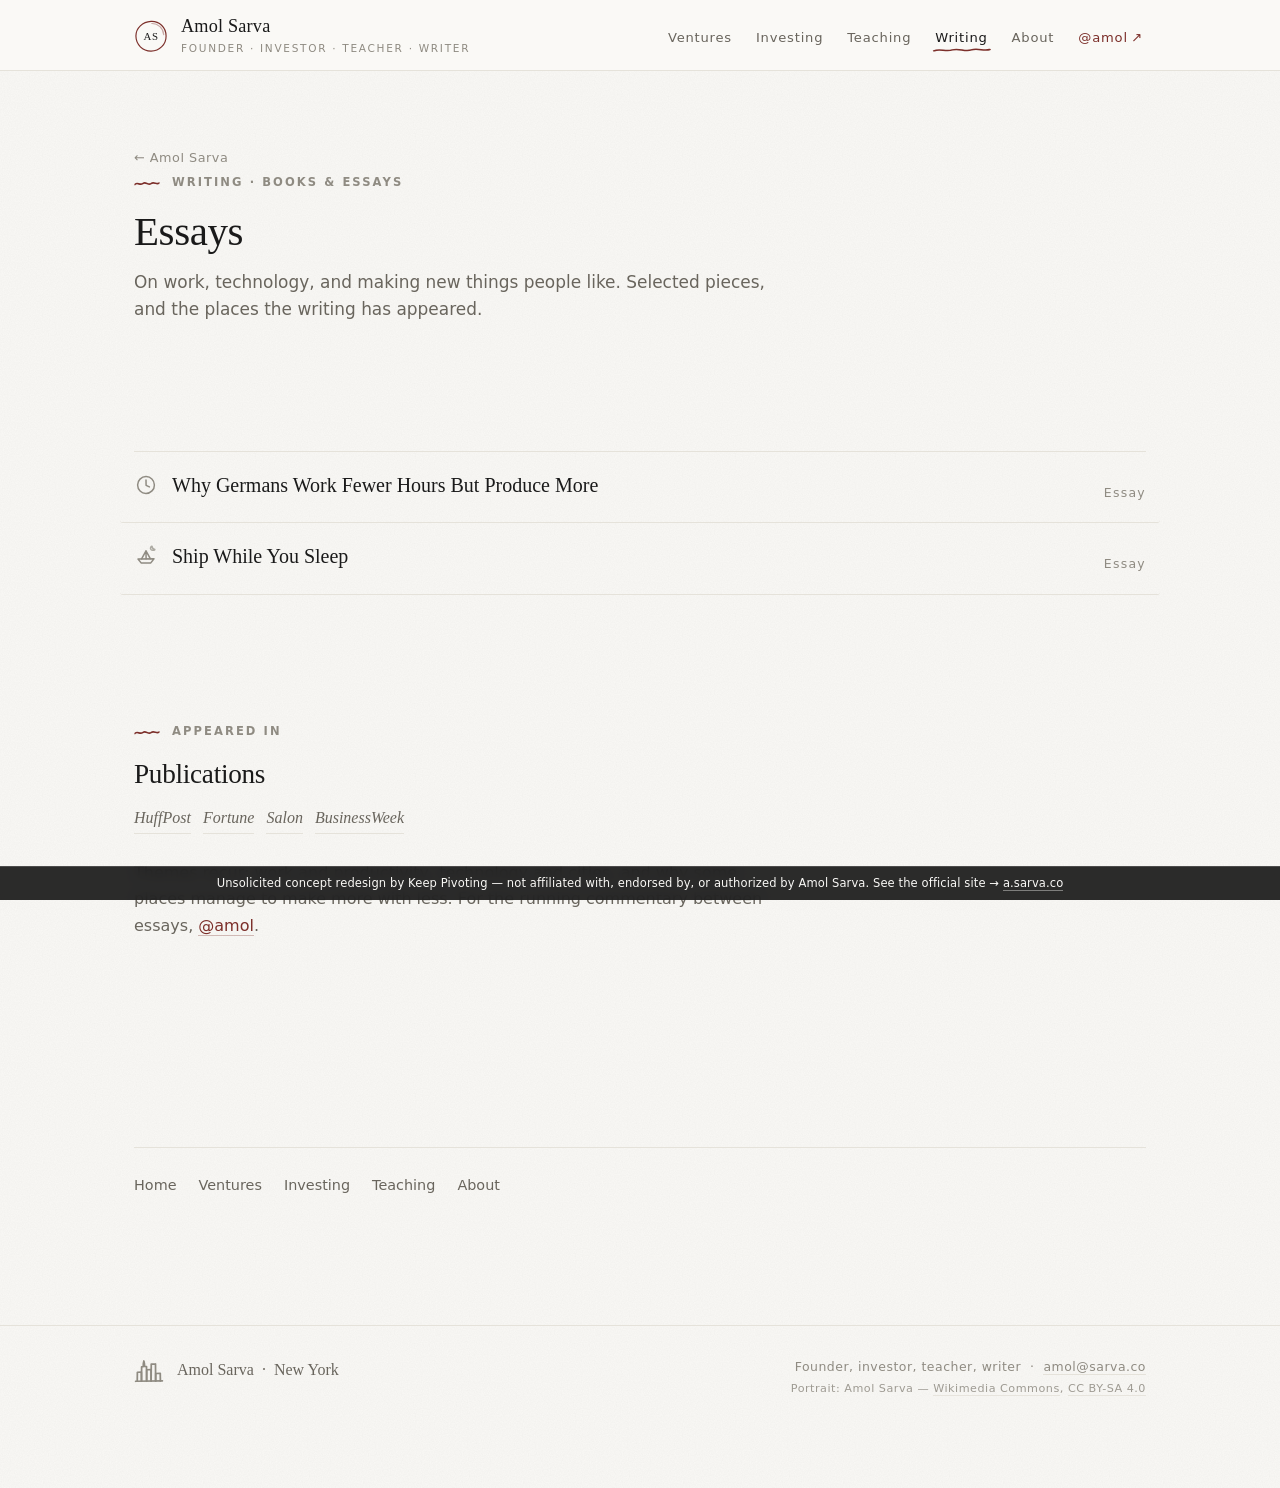
<file: writing.html>
<!DOCTYPE html>
<html lang="en">
<head>
<meta charset="UTF-8">
<meta name="viewport" content="width=device-width, initial-scale=1.0">
<meta name="robots" content="noindex, nofollow, noarchive">
<title>Writing — Amol Sarva</title>
<meta name="description" content="Essays by Amol Sarva on work, technology, and cities — including Why Germans Work Fewer Hours But Produce More and Ship While You Sleep — with writing in HuffPost, Fortune, Salon, and BusinessWeek.">
<meta property="og:title" content="Writing — Amol Sarva">
<meta property="og:description" content="Essays by Amol Sarva on work, technology, and cities — including Why Germans Work Fewer Hours But Produce More and Ship While You Sleep — with writing in HuffPost, Fortune, Salon, and BusinessWeek.">
<meta property="og:type" content="profile">
<meta name="twitter:card" content="summary">
<meta name="twitter:creator" content="@amol">
<meta name="twitter:title" content="Writing — Amol Sarva">
<meta name="twitter:description" content="Essays by Amol Sarva on work, technology, and cities — including Why Germans Work Fewer Hours But Produce More and Ship While You Sleep — with writing in HuffPost, Fortune, Salon, and BusinessWeek.">
<script type="application/ld+json">
{
  "@context": "https://schema.org",
  "@type": "Person",
  "name": "Amol Sarva",
  "jobTitle": "Founder, investor, teacher, writer",
  "description": "NYC-born serial founder, angel investor, Columbia professor, and writer. Founding team of Virgin Mobile USA; founder of Peek, Halo Neuroscience, and Knotel; co-founder of Life Extension Ventures. PhD in cognitive science from Stanford.",
  "email": "mailto:amol@sarva.co",
  "alumniOf": [
    { "@type": "CollegeOrUniversity", "name": "Columbia University" },
    { "@type": "CollegeOrUniversity", "name": "Stanford University" }
  ],
  "worksFor": { "@type": "Organization", "name": "Life Extension Ventures", "url": "https://www.lifex.vc/" },
  "sameAs": [
    "https://twitter.com/amol",
    "https://www.linkedin.com/in/amolsarva",
    "https://en.wikipedia.org/wiki/Amol_Sarva"
  ]
}
</script>
<link rel="stylesheet" href="assets/site.css">
</head>
<body>
<a class="skip" href="#main">Skip to content</a>
<svg xmlns="http://www.w3.org/2000/svg" style="display:none" aria-hidden="true">
  <symbol id="d-ring" viewBox="0 0 64 64"><g fill="none" stroke="currentColor" stroke-width="2.2" stroke-linecap="round"><path d="M32 4.5C47.5 3.6 60.2 15.8 60.4 31.8 60.6 47.8 48 60.2 32.2 60.4 16.2 60.6 3.8 48.2 3.6 32.2 3.4 16.6 16.4 5.4 32 4.5"/><path d="M33.5 8.4c11.8-.2 21.7 9.3 22.4 21" opacity=".4"/></g></symbol>
  <symbol id="d-leaf" viewBox="0 0 24 24"><g fill="none" stroke="currentColor" stroke-width="1.5" stroke-linecap="round" stroke-linejoin="round"><path d="M12 4.2c4.4-.2 7.9 3.4 7.8 7.8-.1 4.4-3.5 7.9-7.8 7.8-4.3 0-7.8-3.5-7.7-7.8 0-4.3 3.3-7.7 7.7-7.8z"/><path d="M9.6 13.6c-.2-3 1.8-4.9 5-5 .2 3.2-1.8 5.2-5 5z"/><path d="M9.6 13.6 8 15.4"/><path d="M1.6 15.2c3.6 2.7 17.2 2.4 20.8-1.7" opacity=".45"/></g></symbol>
  <symbol id="d-blocks" viewBox="0 0 24 24"><g fill="none" stroke="currentColor" stroke-width="1.5" stroke-linecap="round" stroke-linejoin="round"><path d="M4.2 13.6l5.2-.2.2 5.4-5.2.2z"/><path d="M13.8 13.4l5.4-.2.2 5.4-5.4.2z"/><path d="M9 4.8l5.2-.2.2 5.2-5.2.2z"/></g></symbol>
  <symbol id="d-city" viewBox="0 0 24 24"><g fill="none" stroke="currentColor" stroke-width="1.5" stroke-linecap="round" stroke-linejoin="round"><path d="M3.4 20.1 3.6 10.4l5-.2.2 10"/><path d="M8.8 20.1 8.9 5.5l6-.2.3 14.8"/><path d="M15.2 20 15.3 12l5-.1.3 8.2"/><path d="M2 20.3l20-.3"/><path d="M5.7 13.2h1.1M5.7 16.2h1.1M11.4 8.6h1.1M11.4 11.6h1.1M11.4 14.6h1.1M17.4 15h1.1"/></g></symbol>
  <symbol id="d-halo" viewBox="0 0 24 24"><g fill="none" stroke="currentColor" stroke-width="1.5" stroke-linecap="round" stroke-linejoin="round"><path d="M9.2 20.5c-.1-1.8-.9-2.9-1.9-4.1C5.8 14.5 5.3 11.4 6.6 9 8.1 6.3 11.3 5 14 6c2.8 1 4.4 4 3.6 6.9-.6 2.1-2.3 3.5-2.2 5.2l.1 2.4"/><path d="M8.6 3.4c2.2-1.2 4.7-1.2 6.9 0"/><path d="M10.4 1.3c1.1-.4 2.2-.4 3.3 0" opacity=".5"/></g></symbol>
  <symbol id="d-note" viewBox="0 0 24 24"><g fill="none" stroke="currentColor" stroke-width="1.5" stroke-linecap="round" stroke-linejoin="round"><path d="M6 3.7 17.5 3.5l.4 16.6-11.5.2z"/><path d="M8.6 8.1l6.9-.1M8.7 11.6l6.9-.1M8.8 15.1l4.4-.1"/></g></symbol>
  <symbol id="d-peek" viewBox="0 0 24 24"><g fill="none" stroke="currentColor" stroke-width="1.5" stroke-linecap="round" stroke-linejoin="round"><path d="M4.1 6.6C4.1 5.5 5 4.7 6.1 4.7L18 4.5c1.1 0 2 .9 2 2l.2 7.4c0 1.1-.9 2-2 2l-11.9.2c-1.1 0-2-.9-2-2z"/><path d="M6.6 7.2 12 11.3l5.6-4.4"/><path d="M8 19.3l8-.2"/></g></symbol>
  <symbol id="d-phone" viewBox="0 0 24 24"><g fill="none" stroke="currentColor" stroke-width="1.5" stroke-linecap="round" stroke-linejoin="round"><path d="M8.1 8C8.1 6.9 9 6.1 10 6.1l4.2-.1c1.1 0 1.9.8 1.9 1.9l.2 11.2c0 1.1-.8 2-1.9 2l-4.2.1c-1.1 0-1.9-.8-2-1.9z"/><path d="M10 8.5l4.2-.1.1 3.5-4.2.1z"/><path d="M14.7 6 14.5 2.7"/><path d="M10.3 14.3h.9m1.5-.1h.9m1.5-.1h.9M10.4 16.6h.9m1.5-.1h.9m1.5-.1h.9"/></g></symbol>
  <symbol id="d-bike" viewBox="0 0 24 24"><g fill="none" stroke="currentColor" stroke-width="1.5" stroke-linecap="round" stroke-linejoin="round"><path d="M6.4 19.6c-1.9 0-3.3-1.4-3.3-3.2 0-1.8 1.4-3.3 3.2-3.3 1.8 0 3.3 1.4 3.3 3.2 0 1.8-1.4 3.3-3.2 3.3z"/><path d="M17.6 19.4c-1.8 0-3.2-1.4-3.3-3.2 0-1.8 1.4-3.3 3.2-3.3 1.8 0 3.3 1.5 3.3 3.3 0 1.8-1.4 3.2-3.2 3.2z"/><path d="M6.5 16.4 10.3 9l4.5-.1 2.7 7.3M10.3 9l3.4 7.3-7.2.1"/><path d="M9 9.1l2.5-.1M14.8 8.9l1.3-2.2 1.8-.1"/></g></symbol>
  <symbol id="d-spoon" viewBox="0 0 24 24"><g fill="none" stroke="currentColor" stroke-width="1.5" stroke-linecap="round" stroke-linejoin="round"><path d="M12 2.9c2.5 0 4.1 2 3.9 4.3-.2 2.2-1.9 3.8-3.7 3.8-1.7 0-3.3-1.6-3.4-3.7C8.7 5 9.6 3 12 2.9z"/><path d="M12.1 11 12.4 21.2"/></g></symbol>
  <symbol id="d-umbrella" viewBox="0 0 24 24"><g fill="none" stroke="currentColor" stroke-width="1.5" stroke-linecap="round" stroke-linejoin="round"><path d="M3.4 12.1C4.4 6.5 8 3.8 12 3.7c4-.1 7.7 2.7 8.6 8.1-3-1.4-5.6-1.3-8.6.2-3-1.5-5.6-1.4-8.6.1z"/><path d="M12 3.7 12 2.3"/><path d="M12 12l.2 6.6c0 1.4-1.4 2.2-2.6 1.6"/></g></symbol>
  <symbol id="d-check" viewBox="0 0 24 24"><g fill="none" stroke="currentColor" stroke-width="1.5" stroke-linecap="round" stroke-linejoin="round"><path d="M12 3.6c4.6-.1 8.3 3.6 8.4 8.3.1 4.7-3.7 8.4-8.4 8.5-4.7 0-8.3-3.7-8.4-8.4-.1-4.6 3.8-8.3 8.4-8.4z"/><path d="M8.2 12.3 11 15.1 16 8.9"/></g></symbol>
  <symbol id="d-chat" viewBox="0 0 24 24"><g fill="none" stroke="currentColor" stroke-width="1.5" stroke-linecap="round" stroke-linejoin="round"><path d="M4 6.9C4 5.5 5.2 4.5 6.6 4.5l11-.2c1.4 0 2.5 1.1 2.5 2.5l.1 6c.1 1.4-1.1 2.5-2.5 2.5l-8.1.1-3.9 3.5.2-3.6C4.8 15.1 4 14.1 4 13z"/><path d="M8.9 10h.7m2.7-.1h.7m2.7-.1h.7"/></g></symbol>
  <symbol id="d-globe" viewBox="0 0 24 24"><g fill="none" stroke="currentColor" stroke-width="1.5" stroke-linecap="round" stroke-linejoin="round"><path d="M12 3.6c4.6-.1 8.3 3.6 8.4 8.3.1 4.7-3.7 8.4-8.4 8.5-4.7 0-8.3-3.7-8.4-8.4-.1-4.6 3.8-8.3 8.4-8.4z"/><path d="M3.8 12.2l16.5-.4"/><path d="M12 3.6c-3.3 2.4-3.4 14.3 0 16.8M12 3.6c3.4 2.4 3.6 14.4 0 16.8"/></g></symbol>
  <symbol id="d-flag" viewBox="0 0 24 24"><g fill="none" stroke="currentColor" stroke-width="1.5" stroke-linecap="round" stroke-linejoin="round"><path d="M6.4 21 6.1 3.3"/><path d="M6.2 4.2c3.3-1.7 5.9 1.5 9.2-.2 1.3-.7 2.3-.7 3.1-.3l.2 7.5c-3.1 1.6-5.8-1.6-9.1.1-1.2.6-2.3.7-3.2.4"/></g></symbol>
  <symbol id="d-clock" viewBox="0 0 24 24"><g fill="none" stroke="currentColor" stroke-width="1.5" stroke-linecap="round" stroke-linejoin="round"><path d="M12 3.6c4.6-.1 8.3 3.6 8.4 8.3.1 4.7-3.7 8.4-8.4 8.5-4.7 0-8.3-3.7-8.4-8.4-.1-4.6 3.8-8.3 8.4-8.4z"/><path d="M12 7.1l.1 5.2 3.3 1.6"/></g></symbol>
  <symbol id="d-boat" viewBox="0 0 24 24"><g fill="none" stroke="currentColor" stroke-width="1.5" stroke-linecap="round" stroke-linejoin="round"><path d="M4 15 20 14.7l-3.2 4.2-9.5.2z"/><path d="M7.6 14.9 12 6.8l4.3 7.9M12 6.8l.1 7.9"/><path d="M17.9 2.2c.2 1.9 1.2 3 2.9 3.4-1.1 1.1-3 1-3.9-.2-.7-1-.5-2.4 1-3.2z" opacity=".7"/></g></symbol>
  <symbol id="d-asterisk" viewBox="0 0 24 24"><g fill="none" stroke="currentColor" stroke-width="1.5" stroke-linecap="round"><path d="M12 4.8 12.2 19.2M5.9 8.3l12.4 7.4M18.2 8.1 6 15.5"/></g></symbol>
  <symbol id="d-skyline" viewBox="0 0 24 24"><g fill="none" stroke="currentColor" stroke-width="1.4" stroke-linecap="round" stroke-linejoin="round"><path d="M2.6 20 2.7 13l3.2-.1.1 7.1"/><path d="M6 20 6.1 8.6l1.3-.1.1-2.6.4-1.9.4 1.9.2 2.5 1.5.1.1 11.5"/><path d="M10.1 20l.1-9 3.4-.1.1 9.1"/><path d="M13.7 20l.1-13.5 3.4-.1.1 13.6"/><path d="M17.3 20l.1-6 3.6-.1.1 6.1"/><path d="M1.3 20.2l21.4-.3"/></g></symbol>
</svg>
<header class="site">
  <div class="wrap mast">
    <a class="brand" href="index.html">
      <span class="mark" aria-hidden="true"><svg class="ring"><use href="#d-ring"/></svg><b>AS</b></span>
      <span class="nametag">
        <span class="name">Amol Sarva</span>
        <span class="tag">Founder · Investor · Teacher · Writer</span>
      </span>
    </a>
    <nav class="prime" aria-label="Primary">
      <ul><li><a href="ventures.html">Ventures</a></li><li><a href="investing.html">Investing</a></li><li><a href="teaching.html">Teaching</a></li><li><a href="writing.html" class="active" aria-current="page">Writing</a></li><li><a href="about.html">About</a></li><li><a class="ext" href="https://twitter.com/amol" target="_blank" rel="noopener">@amol&#8239;&#8599;</a></li></ul>
    </nav>
  </div>
</header>
<main id="main">
  <section class="page-hero wrap" id="top" aria-label="Writing · Books &amp; Essays">
    <p class="backhome"><a href="index.html">&larr; Amol Sarva</a></p>
    <p class="kicker rv">Writing · Books &amp; Essays</p>
    <h1 class="rv">Essays</h1>
    <p class="lede rv">On work, technology, and making new things people like. Selected pieces, and the places the writing has appeared.</p>
  </section>
  <section class="wrap" aria-label="Selected essays">
    <ul class="essays">
      <li class="rv">
        <span class="essay-left"><svg class="doodle" aria-hidden="true"><use href="#d-clock"/></svg><span class="essay-title">Why Germans Work Fewer Hours But Produce More</span></span>
        <span class="essay-src">Essay</span>
      </li>
      <li class="rv" style="--d:.08s">
        <span class="essay-left"><svg class="doodle" aria-hidden="true"><use href="#d-boat"/></svg><span class="essay-title">Ship While You Sleep</span></span>
        <span class="essay-src">Essay</span>
      </li>
    </ul>
  </section>
  <section class="wrap" aria-label="Publications">
    <p class="kicker rv">Appeared in</p>
    <h2 class="subhead rv">Publications</h2>
    <ul class="pubs rv">
      <li>HuffPost</li><li>Fortune</li><li>Salon</li><li>BusinessWeek</li>
    </ul>
    <div class="prose rv" style="margin-top:26px">
      <p>Themes recur: work and productivity, technology and cities, and why some places manage to make more with less. For the running commentary between essays, <a href="https://twitter.com/amol" target="_blank" rel="noopener">@amol</a>.</p>
    </div>
  </section>
<div class="wrap"><div class="cross"><a href="index.html">Home</a><a href="ventures.html">Ventures</a><a href="investing.html">Investing</a><a href="teaching.html">Teaching</a><a href="about.html">About</a></div></div>
</main>
<footer class="site">
  <div class="wrap foot">
    <span class="sig"><svg class="doodle" aria-hidden="true"><use href="#d-skyline"/></svg>Amol Sarva &nbsp;·&nbsp; New York</span>
    <span class="fine">Founder, investor, teacher, writer &nbsp;·&nbsp; <a href="mailto:amol@sarva.co">amol@sarva.co</a><br><span class="credit">Portrait: Amol Sarva — <a href="https://commons.wikimedia.org/wiki/File:Amol_Sarva_2019.jpg" target="_blank" rel="noopener">Wikimedia Commons</a>, <a href="https://creativecommons.org/licenses/by-sa/4.0/" target="_blank" rel="noopener">CC BY-SA 4.0</a></span></span>
  </div>
</footer>
<div class="varv-disclaim" role="note" aria-label="Unsolicited concept redesign disclaimer">Unsolicited concept redesign by Keep Pivoting &mdash; not affiliated with, endorsed by, or authorized by Amol Sarva. See the official site &rarr; <a href="https://a.sarva.co/" target="_blank" rel="noopener">a.sarva.co</a></div>
<!-- Keep Pivoting popup (Category B: concept-comparison, not first-name-personalised) -->
<div id="varv-popup" role="dialog" aria-label="A note from Keep Pivoting" aria-live="polite">
  <button type="button" class="vp-close" aria-label="Dismiss">&times;</button>
  <div class="vp-inner">
    <p class="vp-tag">Don&rsquo;t take our word for it &mdash; ask your AI which site wins you business.</p>
    <div class="vp-ai">
      <a id="vp-chatgpt" href="#" target="_blank" rel="noopener"><span class="vp-dot" style="background:#10a37f"></span> Ask ChatGPT</a>
      <a id="vp-claude" href="#" target="_blank" rel="noopener"><span class="vp-dot" style="background:#d97757"></span> Ask Claude</a>
      <a id="vp-perplexity" href="#" target="_blank" rel="noopener"><span class="vp-dot" style="background:#20b8cd"></span> Ask Perplexity</a>
    </div>
    <a class="vp-book" href="https://cal.com/keep-pivoting/30min" target="_blank" rel="noopener">Book a call &rarr;</a>
  </div>
</div>
<script src="assets/site.js"></script>
</body>
</html>
</file>
<file: assets/site.css>
:root{
  --paper:#faf9f6;
  --ink:#1a1a1a;
  --mut:#69655d;
  --faint:#8f8b82;
  --hair:#e5e2da;
  --wash:#f2efe8;
  --accent:#7c2f2a;
  --serif:Georgia,"Times New Roman","Iowan Old Style",serif;
  --sans:-apple-system,BlinkMacSystemFont,"Segoe UI",system-ui,sans-serif;
  --h1:clamp(2.4rem,5vw,4rem);
  --h2:clamp(1.8rem,3.2vw,2.6rem);
  --h3:clamp(1.35rem,2.2vw,1.7rem);
  --p:17.5px;
  --lh-body:1.55;
  --gutter:clamp(22px,5.5vw,64px);
  --maxw:1140px;
  --sec-pad:clamp(68px,10vw,128px);
}
*,*::before,*::after{box-sizing:border-box;margin:0;padding:0}
html{scroll-behavior:smooth}
@media (prefers-reduced-motion:reduce){html{scroll-behavior:auto}}
body{
  background:var(--paper) url("data:image/svg+xml,%3Csvg xmlns='http://www.w3.org/2000/svg' width='160' height='160'%3E%3Cfilter id='n'%3E%3CfeTurbulence type='fractalNoise' baseFrequency='.85' numOctaves='2' stitchTiles='stitch'/%3E%3CfeColorMatrix values='0 0 0 0 0 0 0 0 0 0 0 0 0 0 0 0 0 0 .035 0'/%3E%3C/filter%3E%3Crect width='160' height='160' filter='url(%23n)'/%3E%3C/svg%3E");
  color:var(--ink);
  font-family:var(--sans);
  font-size:var(--p);
  line-height:var(--lh-body);
  -webkit-font-smoothing:antialiased;
  overflow-x:hidden;
}
.wrap{max-width:var(--maxw);margin:0 auto;padding-left:var(--gutter);padding-right:var(--gutter)}
h1,h2,h3{font-family:var(--serif);font-weight:400;line-height:1.15;letter-spacing:-0.01em}
h1{font-size:var(--h1)}
h2{font-size:var(--h2)}
h3{font-size:var(--h3)}
p{max-width:62ch}
a{color:var(--accent);text-decoration:none;border-bottom:1px solid rgba(124,47,42,.35);transition:border-color .25s ease,color .25s ease}
a:hover{border-bottom-color:var(--accent)}
a:focus-visible{outline:2px solid var(--accent);outline-offset:3px;border-radius:2px}
::selection{background:#e9ddd0;color:var(--ink)}

/* ---------- skip link ---------- */
.skip{position:absolute;left:-9999px;top:0;background:var(--ink);color:var(--paper);padding:8px 14px;z-index:1000;border:0;font-family:var(--sans)}
.skip:focus{left:12px;top:12px}

/* ---------- header / nav ---------- */
header.site{
  position:sticky;top:0;z-index:90;
  background:rgba(250,249,246,.94);
  backdrop-filter:blur(6px);
  -webkit-backdrop-filter:blur(6px);
  border-bottom:1px solid var(--hair);
}
.mast{
  display:flex;align-items:baseline;justify-content:space-between;
  gap:16px;flex-wrap:wrap;
  padding-top:16px;padding-bottom:14px;
}
.mast{align-items:center}
.brand{display:flex;align-items:center;gap:13px;min-width:0;border-bottom:none}
.brand .mark{
  width:34px;height:34px;position:relative;flex:none;
  display:flex;align-items:center;justify-content:center;
}
.brand .mark svg.ring{
  position:absolute;inset:0;width:100%;height:100%;
  color:var(--accent);
  transition:transform .45s cubic-bezier(.22,1,.36,1);
}
.brand:hover .mark svg.ring{transform:rotate(-14deg)}
.brand .mark b{
  font-family:var(--serif);font-weight:400;font-size:.68rem;
  letter-spacing:.06em;color:var(--ink);
}
.brand .nametag{display:flex;flex-direction:column;min-width:0}
.brand .name{
  font-family:var(--serif);font-size:1.14rem;letter-spacing:.01em;line-height:1.2;
  color:var(--ink);white-space:nowrap;
}
.brand:hover .name{color:var(--accent)}
.brand .tag{
  font-size:.66rem;color:var(--faint);letter-spacing:.16em;text-transform:uppercase;
  white-space:nowrap;margin-top:2px;
}
nav.prime ul{display:flex;list-style:none;gap:clamp(8px,1.8vw,18px);flex-wrap:wrap;align-items:baseline}
nav.prime a{
  font-size:.82rem;letter-spacing:.06em;color:var(--mut);
  border-bottom:none;padding:6px 3px 9px;
  background-image:url("data:image/svg+xml,%3Csvg xmlns='http://www.w3.org/2000/svg' viewBox='0 0 44 8' preserveAspectRatio='none'%3E%3Cpath d='M1.5 5.5C6 2.5 10 7 15 4.5 20 2 24 7 29 4.5 34 2 38.5 6.5 42.5 4' fill='none' stroke='%237c2f2a' stroke-width='1.7' stroke-linecap='round'/%3E%3C/svg%3E");
  background-repeat:no-repeat;background-position:left calc(100% - 1px);
  background-size:0% 7px;
  transition:color .25s ease,background-size .4s cubic-bezier(.22,1,.36,1);
}
nav.prime a:hover{color:var(--ink);background-size:100% 7px}
nav.prime a.active{color:var(--ink);background-size:100% 7px}
nav.prime a.ext{color:var(--accent)}
@media (max-width:560px){
  .brand .tag{display:none}
  .brand .mark{width:29px;height:29px}
  nav.prime ul{gap:6px 12px}
  nav.prime a{padding:4px 2px 8px}
}

/* ---------- hero ---------- */
.hero{padding-top:calc(var(--sec-pad)*.72);padding-bottom:var(--sec-pad);position:relative}
.hero-grid{
  display:grid;
  grid-template-columns:minmax(0,1.04fr) minmax(0,.82fr);
  grid-template-areas:"head portrait" "body portrait";
  column-gap:clamp(30px,4.5vw,68px);row-gap:0;
  align-items:start;
}
.hero-head{grid-area:head}
.hero-body{grid-area:body}
.hero-portrait{grid-area:portrait;align-self:center;justify-self:end;position:relative;margin:0;width:100%;max-width:392px}

.hero-eyebrow{
  display:flex;align-items:center;gap:9px;
  font-family:var(--sans);font-size:.72rem;font-weight:600;
  letter-spacing:.2em;text-transform:uppercase;color:var(--faint);margin-bottom:20px;
}
.hero-eyebrow .dot{width:6px;height:6px;border-radius:50%;background:var(--accent);flex:none}
.js:not(.static) .hero-eyebrow .dot{animation:pulseDot 2.8s ease-in-out infinite}
@keyframes pulseDot{0%,100%{box-shadow:0 0 0 0 rgba(124,47,42,.4)}55%{box-shadow:0 0 0 5px rgba(124,47,42,0)}}

.hero h1{margin-bottom:2px;font-size:clamp(2.6rem,6vw,4.4rem)}
.h1-scribble{display:block;width:min(300px,76%);height:12px;margin:6px 0 0;color:var(--accent);overflow:visible}
.h1-scribble path{fill:none;stroke:currentColor;stroke-width:2.2;stroke-linecap:round;stroke-dasharray:1;stroke-dashoffset:0}
.js:not(.static) .h1-scribble path{animation:drawScribble .9s cubic-bezier(.4,0,.2,1) .8s both}
@keyframes drawScribble{from{stroke-dashoffset:1}to{stroke-dashoffset:0}}

.roles{
  font-family:var(--serif);font-size:clamp(1.18rem,2.3vw,1.5rem);
  color:var(--ink);letter-spacing:.005em;line-height:1.5;margin:0 0 22px;
}
.roles .role{display:inline-block;will-change:transform,opacity}
.roles .sep{display:inline-block;color:var(--faint);padding:0 .45em}
.hero .lede{font-size:1.06rem;color:var(--mut);max-width:52ch;line-height:1.66}
.hero .lede em{font-style:normal;color:var(--ink)}
.hero-now{
  margin-top:22px;font-family:var(--sans);font-size:.82rem;letter-spacing:.02em;
  color:var(--faint);display:flex;flex-wrap:wrap;align-items:center;gap:6px 11px;line-height:1.5;
}
.hero-now b{color:var(--mut);font-weight:600}
.hero-now .now-tag{
  font-size:.66rem;font-weight:700;letter-spacing:.16em;text-transform:uppercase;color:var(--accent);
}

/* portrait */
.portrait-frame{
  position:relative;aspect-ratio:4/5;overflow:hidden;
  border:1px solid var(--hair);border-radius:5px;background:var(--wash);
  box-shadow:0 24px 48px -26px rgba(46,34,22,.5),0 3px 10px -5px rgba(46,34,22,.28);
}
.portrait-frame img{
  width:100%;height:100%;object-fit:cover;object-position:50% 13%;
  display:block;filter:saturate(.97) contrast(1.02);
}
.hero-portrait .pin{
  position:absolute;top:-11px;right:15px;width:26px;height:26px;color:var(--faint);
  opacity:.55;transform:rotate(10deg);pointer-events:none;z-index:2;
}
.hero-portrait figcaption{
  margin-top:12px;display:flex;align-items:center;gap:8px;
  font-family:var(--serif);font-style:italic;font-size:.86rem;color:var(--faint);
}
.hero-portrait figcaption .doodle{width:19px;height:19px;color:var(--accent);opacity:.75}
.js:not(.static) .hero-portrait{animation:risePhoto 1s cubic-bezier(.22,1,.36,1) .15s both}
@keyframes risePhoto{from{opacity:0;transform:translateY(20px)}to{opacity:1;transform:none}}

.hero-rule{height:1px;background:var(--hair);border:0;margin-top:clamp(44px,6vw,64px);transform-origin:left center}

/* enacting moment: four scattered roles converge into one line (CSS-only, runs once) */
.js:not(.static) .roles .role{animation:converge .95s cubic-bezier(.22,1,.36,1) both;animation-delay:var(--d,0s)}
.js:not(.static) .roles .sep{animation:fadeIn .6s ease both;animation-delay:1.05s}
.js:not(.static) .hero-rule{animation:drawRule 1.1s cubic-bezier(.22,1,.36,1) both;animation-delay:1.2s}
@keyframes converge{from{opacity:0;transform:translate(var(--sx,0),var(--sy,0));filter:blur(3px)}to{opacity:1;transform:translate(0,0);filter:blur(0)}}
@keyframes fadeIn{from{opacity:0}to{opacity:1}}
@keyframes drawRule{from{transform:scaleX(0)}to{transform:scaleX(1)}}

@media (max-width:760px){
  .hero-grid{grid-template-columns:1fr;grid-template-areas:"head" "portrait" "body";column-gap:0}
  .hero-portrait{max-width:288px;justify-self:start;margin:22px 0 4px}
  .hero-eyebrow{margin-bottom:16px}
}
@media (max-width:400px){.hero-portrait{max-width:100%}}

/* ---------- sections ---------- */
section{padding-top:var(--sec-pad);padding-bottom:0}
section:last-of-type{padding-bottom:var(--sec-pad)}
.kicker{
  font-family:var(--sans);font-size:.72rem;font-weight:600;
  letter-spacing:.18em;text-transform:uppercase;color:var(--faint);
  display:flex;align-items:center;gap:12px;margin-bottom:18px;
}
.kicker::before{
  content:"";width:26px;height:8px;flex:none;
  background:url("data:image/svg+xml,%3Csvg xmlns='http://www.w3.org/2000/svg' viewBox='0 0 44 8' preserveAspectRatio='none'%3E%3Cpath d='M1.5 5.5C6 2.5 10 7 15 4.5 20 2 24 7 29 4.5 34 2 38.5 6.5 42.5 4' fill='none' stroke='%237c2f2a' stroke-width='1.7' stroke-linecap='round'/%3E%3C/svg%3E") no-repeat center/100% 100%;
}
section h2{margin-bottom:14px}
.section-lede{color:var(--mut);margin-bottom:40px;max-width:58ch}

/* ---------- hand-drawn doodles (inline SVG sprite) ---------- */
.doodle{
  width:26px;height:26px;flex:none;color:var(--faint);
  transition:color .3s ease,transform .35s cubic-bezier(.22,1,.36,1);
}

/* ---------- spine (four identities) ---------- */
.spine{
  display:grid;grid-template-columns:1fr 1fr;
  gap:0;border-top:1px solid var(--hair);
}
.spine article{
  padding:30px 28px 34px 0;border-bottom:1px solid var(--hair);
}
.spine article:nth-child(odd){border-right:1px solid var(--hair);padding-right:34px}
.spine article:nth-child(even){padding-left:34px;padding-right:0}
.spine h3{margin-bottom:10px}
.spine h3 .num{
  font-family:var(--sans);font-size:.68rem;font-weight:600;color:var(--mut);
  letter-spacing:.14em;margin-right:10px;
  display:inline-block;padding:4px 9px;vertical-align:middle;transform:translateY(-2px);
  background:url("data:image/svg+xml,%3Csvg xmlns='http://www.w3.org/2000/svg' viewBox='0 0 30 22' preserveAspectRatio='none'%3E%3Cpath d='M15 2C23 1.8 28.5 5.5 28.3 11c-.2 5.5-6 9-13.5 9C7 20 1.6 16.4 1.8 10.9 2 5.6 7.5 2.2 15 2z' fill='none' stroke='%237c2f2a' stroke-width='1.3' opacity='.55'/%3E%3C/svg%3E") no-repeat center/100% 100%;
}
.spine p{color:var(--mut);font-size:.97rem;line-height:1.6}
@media (max-width:680px){
  .spine{grid-template-columns:1fr}
  .spine article:nth-child(odd){border-right:0;padding-right:0}
  .spine article:nth-child(even){padding-left:0}
}

/* ---------- venture rows ---------- */
.rows{list-style:none;border-top:1px solid var(--hair)}
.rows li{border-bottom:1px solid var(--hair)}
.vrow{
  display:grid;grid-template-columns:46px minmax(0,1fr) auto;
  gap:6px 16px;align-items:baseline;
  padding:22px 14px 24px;margin:0 -14px;
  border-radius:3px;
  transition:background-color .3s ease;
}
.rows li:hover .vrow{background:var(--wash)}
.vicon{grid-column:1;grid-row:1 / span 3;align-self:start;padding-top:6px}
.vicon .doodle{width:30px;height:30px}
.rows li:hover .doodle,
.inv-list li:hover .doodle,
.essays li:hover .doodle{color:var(--accent);transform:rotate(-6deg)}
.vname{grid-column:2}
.vrow .vyears{grid-column:3}
.vrow .vrole,.vrow .vdesc{grid-column:2 / -1}
.vname{
  font-family:var(--serif);font-size:var(--h3);line-height:1.25;color:var(--ink);
}
.vname .u{
  background-image:linear-gradient(currentColor,currentColor);
  background-size:0% 1px;background-repeat:no-repeat;background-position:0 100%;
  transition:background-size .4s cubic-bezier(.22,1,.36,1);
  padding-bottom:2px;
}
.rows li:hover .vname .u{background-size:100% 1px}
.vname a{color:inherit;border-bottom:none}
.vname a:hover{color:var(--accent)}
.vname .arrow{
  display:inline-block;font-family:var(--sans);font-size:.78em;color:var(--accent);
  transform:translate(0,0);transition:transform .3s ease;margin-left:.3em;
}
.rows li:hover .vname .arrow{transform:translate(3px,-3px)}
.vyears{
  font-family:var(--sans);font-size:.78rem;letter-spacing:.1em;color:var(--faint);
  text-align:right;white-space:nowrap;
}
.vdesc{grid-column:1 / -1;color:var(--mut);font-size:.96rem;line-height:1.6;max-width:66ch}
.vrole{
  font-family:var(--sans);font-size:.72rem;font-weight:600;letter-spacing:.14em;
  text-transform:uppercase;color:var(--faint);grid-column:1 / -1;margin-top:2px;
}
.earlier{
  color:var(--faint);font-size:.9rem;margin-top:26px;font-style:italic;
  font-family:var(--serif);
}
@media (max-width:560px){
  .vrow{grid-template-columns:40px 1fr}
  .vrow .vyears{grid-column:2;text-align:left}
  .vicon .doodle{width:26px;height:26px}
}

/* ---------- investing ---------- */
.inv-list{list-style:none;border-top:1px solid var(--hair)}
.inv-list li{
  display:flex;justify-content:space-between;align-items:baseline;gap:20px;
  padding:16px 14px;margin:0 -14px;border-bottom:1px solid var(--hair);
  border-radius:3px;transition:background-color .3s ease;flex-wrap:wrap;
}
.inv-list li:hover{background:var(--wash)}
.inv-left{display:flex;align-items:center;gap:14px;min-width:0}
.inv-left .doodle{width:24px;height:24px}
.inv-name{font-family:var(--serif);font-size:1.2rem}
.inv-out{font-size:.88rem;color:var(--mut);letter-spacing:.02em}
.inv-out b{color:var(--ink);font-weight:600}
.inv-note{margin-top:26px;color:var(--mut);font-size:.96rem;max-width:60ch}

/* ---------- teaching ---------- */
.courses{display:grid;grid-template-columns:1fr 1fr;gap:28px;border-top:1px solid var(--hair);padding-top:34px}
.courses article .doodle{width:30px;height:30px;display:block;margin-bottom:14px;color:var(--mut)}
.courses article:hover .doodle{color:var(--accent);transform:rotate(-6deg)}
.courses article h3{margin-bottom:10px;font-style:italic}
.courses article .level{
  font-family:var(--sans);font-size:.72rem;font-weight:600;letter-spacing:.14em;
  text-transform:uppercase;color:var(--faint);display:block;margin-bottom:12px;font-style:normal;
}
.courses p{color:var(--mut);font-size:.96rem;line-height:1.6}
@media (max-width:680px){.courses{grid-template-columns:1fr}}

/* ---------- writing ---------- */
.essays{list-style:none;border-top:1px solid var(--hair)}
.essays li{
  display:flex;justify-content:space-between;align-items:baseline;gap:20px;
  padding:20px 14px;margin:0 -14px;border-bottom:1px solid var(--hair);
  border-radius:3px;transition:background-color .3s ease;flex-wrap:wrap;
}
.essays li:hover{background:var(--wash)}
.essay-left{display:flex;align-items:center;gap:14px;min-width:0}
.essay-left .doodle{width:24px;height:24px}
.essay-title{font-family:var(--serif);font-size:1.25rem;line-height:1.3}
.essays li:hover .essay-title{color:var(--accent)}
.essay-src{font-family:var(--sans);font-size:.78rem;letter-spacing:.1em;color:var(--faint);white-space:nowrap}
.writing-note{margin-top:26px;color:var(--mut);font-size:.96rem;max-width:60ch}

/* ---------- about ---------- */
.about-grid{display:grid;grid-template-columns:minmax(0,1.6fr) minmax(0,1fr);gap:48px;border-top:1px solid var(--hair);padding-top:36px}
.about-grid .bio p{color:var(--mut);font-size:.98rem;line-height:1.65;margin-bottom:18px}
.about-grid .bio p:last-child{margin-bottom:0}
.links h3{font-size:1.05rem;margin-bottom:16px;display:flex;align-items:center;gap:10px}
.links h3 .doodle{width:17px;height:17px;color:var(--accent);opacity:.8}
.links ul{list-style:none}
.links li{padding:9px 0;border-bottom:1px solid var(--hair);font-size:.92rem}
.links li:first-child{border-top:1px solid var(--hair)}
.links li span.lbl{color:var(--faint);font-size:.74rem;letter-spacing:.12em;text-transform:uppercase;display:inline-block;width:86px}
@media (max-width:680px){.about-grid{grid-template-columns:1fr}}

/* ---------- footer ---------- */
footer.site{border-top:1px solid var(--hair);margin-top:var(--sec-pad)}
.foot{
  display:flex;justify-content:space-between;align-items:baseline;gap:16px;flex-wrap:wrap;
  padding-top:30px;padding-bottom:44px;
}
.foot .sig{font-family:var(--serif);font-size:1rem;color:var(--mut);display:flex;align-items:center;gap:13px}
.foot .sig .doodle{width:30px;height:30px;color:var(--faint)}
.foot .sig:hover .doodle{color:var(--accent)}
.foot{align-items:flex-start}
.foot .fine{font-size:.78rem;color:var(--faint);letter-spacing:.04em;text-align:right;line-height:1.7}
.foot .fine a{color:var(--faint);border-bottom-color:var(--hair)}
.foot .fine a:hover{color:var(--accent);border-bottom-color:var(--accent)}
.foot .credit{font-size:.7rem;opacity:.85;display:inline-block;margin-top:2px}
@media (max-width:560px){.foot .fine{text-align:left}}

/* ---------- scroll reveal ---------- */
.js:not(.static) .rv{
  opacity:0;transform:translateY(16px);
  transition:opacity .7s ease,transform .7s cubic-bezier(.22,1,.36,1);
  transition-delay:var(--d,0s);
}
.js:not(.static) .rv.on{opacity:1;transform:none}
@media (prefers-reduced-motion:reduce){
  .js .rv{opacity:1 !important;transform:none !important;transition:none !important}
  .js .roles .role,.js .roles .sep,.js .hero-rule{animation:none !important;opacity:1 !important;transform:none !important;filter:none !important}
  .js .h1-scribble path{animation:none !important;stroke-dashoffset:0 !important}
  .js .hero-portrait{animation:none !important;opacity:1 !important;transform:none !important}
  .js .hero-eyebrow .dot{animation:none !important;box-shadow:none !important}
  .doodle,.brand .mark svg.ring{transition:none !important}
}
.static .rv{opacity:1;transform:none}

/* ---------- storyboard ribbon ---------- */
.ribbon{
  position:fixed;left:12px;bottom:12px;top:auto;z-index:998;
  font:500 .68rem/1 var(--sans);letter-spacing:.08em;
  color:var(--mut);background:rgba(250,249,246,.9);
  border:1px solid var(--hair);border-radius:4px;
  padding:6px 10px;pointer-events:none;
}
.ribbon b{letter-spacing:.14em}



/* ===== production additions (siblings + go-live layers) ===== */
body{padding-bottom:46px}          /* clear the fixed disclaimer strip */
.portrait-frame a.portrait-link{display:block;width:100%;height:100%;border-bottom:none}
.hero-portrait .portrait-frame{cursor:pointer}
.vname a .arrow{margin-left:.28em}
.inv-name a{color:inherit;border-bottom:none}
.inv-list li:hover .inv-name a{color:var(--accent)}
.inv-out a{color:var(--mut);border-bottom:1px solid rgba(124,47,42,.28)}
.inv-out a:hover{color:var(--accent);border-bottom-color:var(--accent)}
.inv-out a b{color:inherit}
.vdesc a{color:var(--accent);border-bottom:1px solid rgba(124,47,42,.3)}
.more{margin-top:26px;font-size:.96rem}
.more a{color:var(--accent);font-family:var(--sans);border-bottom:1px solid rgba(124,47,42,.3)}
.more a:hover{border-bottom-color:var(--accent)}

/* sibling page hero */
.page-hero{padding-top:calc(var(--sec-pad)*.6);padding-bottom:0}
.page-hero .kicker{margin-bottom:16px}
.page-hero h1{font-size:var(--h2);margin-bottom:14px}
.page-hero .lede{color:var(--mut);max-width:60ch;font-size:1.06rem;line-height:1.6}
.backhome{margin:0 0 6px;font-size:.8rem;letter-spacing:.04em}
.backhome a{color:var(--faint);font-family:var(--sans);border-bottom:none}
.backhome a:hover{color:var(--accent)}
.prose p{color:var(--mut);font-size:1rem;line-height:1.66;margin-bottom:18px;max-width:64ch}
.prose p:last-child{margin-bottom:0}
.prose a{color:var(--accent);border-bottom:1px solid rgba(124,47,42,.3)}
.subhead{font-family:var(--serif);font-size:var(--h3);margin:0 0 16px}
.studio-list{list-style:none;display:flex;flex-wrap:wrap;gap:10px 12px;margin-top:6px}
.studio-list li{font-family:var(--sans);font-size:.86rem;letter-spacing:.02em;color:var(--mut);
  border:1px solid var(--hair);border-radius:999px;padding:7px 14px;background:var(--wash)}
.pubs{list-style:none;display:flex;flex-wrap:wrap;gap:10px 12px;margin-top:8px}
.pubs li{font-family:var(--serif);font-style:italic;font-size:1rem;color:var(--mut);
  border-bottom:1px solid var(--hair);padding-bottom:2px}
.cross{border-top:1px solid var(--hair);margin-top:clamp(48px,7vw,80px);padding-top:26px;
  display:flex;flex-wrap:wrap;gap:8px 22px;font-family:var(--sans);font-size:.9rem}
.cross a{color:var(--mut);border-bottom:none}
.cross a:hover{color:var(--accent)}
nav.prime a.active{color:var(--ink);background-size:100% 7px}

/* ===== disclaimer strip ===== */
.varv-disclaim{position:fixed;left:0;right:0;bottom:0;z-index:900;
  background:rgba(26,26,26,.92);color:#faf9f6;
  font-family:var(--sans);font-size:11.5px;line-height:1.45;letter-spacing:.01em;
  padding:8px 16px;text-align:center;
  -webkit-backdrop-filter:saturate(1.1) blur(6px);backdrop-filter:saturate(1.1) blur(6px);
  border-top:1px solid rgba(250,249,246,.16)}
.varv-disclaim a{color:#faf9f6;border-bottom:1px solid rgba(250,249,246,.4)}
.varv-disclaim a:hover{border-bottom-color:#faf9f6}
@media (max-width:520px){.varv-disclaim{font-size:11px;padding:7px 12px}}


/* ===== Keep Pivoting popup ===== */

  /* Default resting state = HIDDEN & static. The visible state lives only under
     #varv-popup.is-open, so headless/static renders are deterministic. */
  #varv-popup{
    position:fixed;
    right:20px; bottom:20px;
    z-index:2147483000;              /* above content + disclaimer strip, below nothing of ours */
    width:340px; max-width:calc(100vw - 32px);
    box-sizing:border-box;
    opacity:0; visibility:hidden; pointer-events:none;
    transform:translateY(14px);
    /* neutral, palette-aware surface — sits on light or dark pages */
    color:#14151a;
    background:rgba(252,252,251,.94);
    -webkit-backdrop-filter:saturate(1.1) blur(8px); backdrop-filter:saturate(1.1) blur(8px);
    border:1px solid rgba(20,21,26,.14);
    border-radius:16px;
    box-shadow:0 18px 50px -12px rgba(15,16,20,.34), 0 2px 8px -2px rgba(15,16,20,.18);
    font-family:-apple-system,BlinkMacSystemFont,"Segoe UI",Inter,Roboto,Helvetica,Arial,sans-serif;
    -webkit-font-smoothing:antialiased;
    overflow:hidden;
  }
  /* subtle slide + fade — the ONLY motion, and it is transition-based (no rAF) */
  #varv-popup.is-open{
    opacity:1; visibility:visible; pointer-events:auto;
    transform:translateY(0);
    transition:opacity .5s ease, transform .5s cubic-bezier(.22,.61,.36,1);
  }
  /* STATIC MODE: snap, never animate */
  #varv-popup.varv-static{ transition:none !important; }
  #varv-popup.varv-static.is-open{ transition:none !important; }
  @media (prefers-reduced-motion:reduce){
    #varv-popup, #varv-popup.is-open{ transition:none !important; }
  }

  #varv-popup .vp-inner{ padding:14px 14px 16px; }

  /* --- (1) video --- */
  #varv-popup .vp-media{
    position:relative; margin:0 0 12px;
    border-radius:11px; overflow:hidden;
    background:rgba(20,21,26,.06);
    aspect-ratio:16/10;
  }
  #varv-popup .vp-media video{
    display:block; width:100%; height:100%;
    object-fit:cover; cursor:pointer; background:#0c0d10;
  }
  #varv-popup .vp-unmute{
    position:absolute; left:8px; bottom:8px;
    display:inline-flex; align-items:center; gap:5px;
    padding:5px 9px; border-radius:999px;
    font-size:11px; font-weight:600; letter-spacing:.01em;
    color:#fff; background:rgba(12,13,16,.62);
    -webkit-backdrop-filter:blur(4px); backdrop-filter:blur(4px);
    cursor:pointer; user-select:none; border:0;
  }
  #varv-popup .vp-unmute[hidden]{ display:none; }

  /* --- (2) tagline --- */
  #varv-popup .vp-tag{
    margin:0 2px 12px; font-size:14px; line-height:1.4; font-weight:560;
    letter-spacing:-.005em; color:inherit;
  }

  /* --- (3) three AI launch buttons --- */
  #varv-popup .vp-ai{ display:grid; gap:7px; margin:0 0 11px; }
  #varv-popup .vp-ai a{
    display:flex; align-items:center; justify-content:center; gap:8px;
    text-decoration:none; text-align:center;
    padding:10px 12px; border-radius:10px;
    font-size:13px; font-weight:600; letter-spacing:-.005em;
    color:inherit;
    background:rgba(20,21,26,.035);
    border:1px solid rgba(20,21,26,.16);
    transition:background .15s ease, border-color .15s ease, transform .05s ease;
  }
  #varv-popup .vp-ai a:hover{ background:rgba(20,21,26,.075); border-color:rgba(20,21,26,.3); }
  #varv-popup .vp-ai a:active{ transform:translateY(.5px); }
  #varv-popup.varv-static .vp-ai a{ transition:none; }
  #varv-popup .vp-ai .vp-dot{ width:7px; height:7px; border-radius:50%; flex:none; }

  /* --- (4) primary book CTA (north star) --- */
  #varv-popup .vp-book{
    display:flex; align-items:center; justify-content:center; gap:6px;
    text-decoration:none; text-align:center;
    padding:12px 14px; border-radius:11px;
    font-size:14px; font-weight:700; letter-spacing:-.01em;
    color:#fcfcfb; background:#14151a;
    border:1px solid #14151a;
    transition:opacity .15s ease, transform .05s ease;
  }
  #varv-popup .vp-book:hover{ opacity:.9; }
  #varv-popup .vp-book:active{ transform:translateY(.5px); }
  #varv-popup.varv-static .vp-book{ transition:none; }

  /* --- close (X) --- */
  #varv-popup .vp-close{
    position:absolute; top:8px; right:8px; z-index:2;
    width:28px; height:28px; padding:0;
    display:flex; align-items:center; justify-content:center;
    border-radius:50%; cursor:pointer;
    color:#fff; background:rgba(12,13,16,.5);
    border:0; font-size:15px; line-height:1;
  }
  #varv-popup .vp-close:hover{ background:rgba(12,13,16,.72); }

  #varv-popup a:focus-visible,
  #varv-popup button:focus-visible,
  #varv-popup video:focus-visible{
    outline:2px solid #4f7cff; outline-offset:2px;
  }

  /* --- dark-page adaptation --- */
  @media (prefers-color-scheme:dark){
    #varv-popup{
      color:#f2f3f5;
      background:rgba(24,25,29,.92);
      border-color:rgba(255,255,255,.14);
      box-shadow:0 18px 50px -12px rgba(0,0,0,.6), 0 2px 8px -2px rgba(0,0,0,.4);
    }
    #varv-popup .vp-media{ background:rgba(255,255,255,.05); }
    #varv-popup .vp-ai a{ background:rgba(255,255,255,.05); border-color:rgba(255,255,255,.18); }
    #varv-popup .vp-ai a:hover{ background:rgba(255,255,255,.1); border-color:rgba(255,255,255,.34); }
    #varv-popup .vp-book{ color:#14151a; background:#f2f3f5; border-color:#f2f3f5; }
  }

  @media (max-width:400px){
    #varv-popup{ right:12px; left:12px; bottom:12px; width:auto; }
  }
</file>
